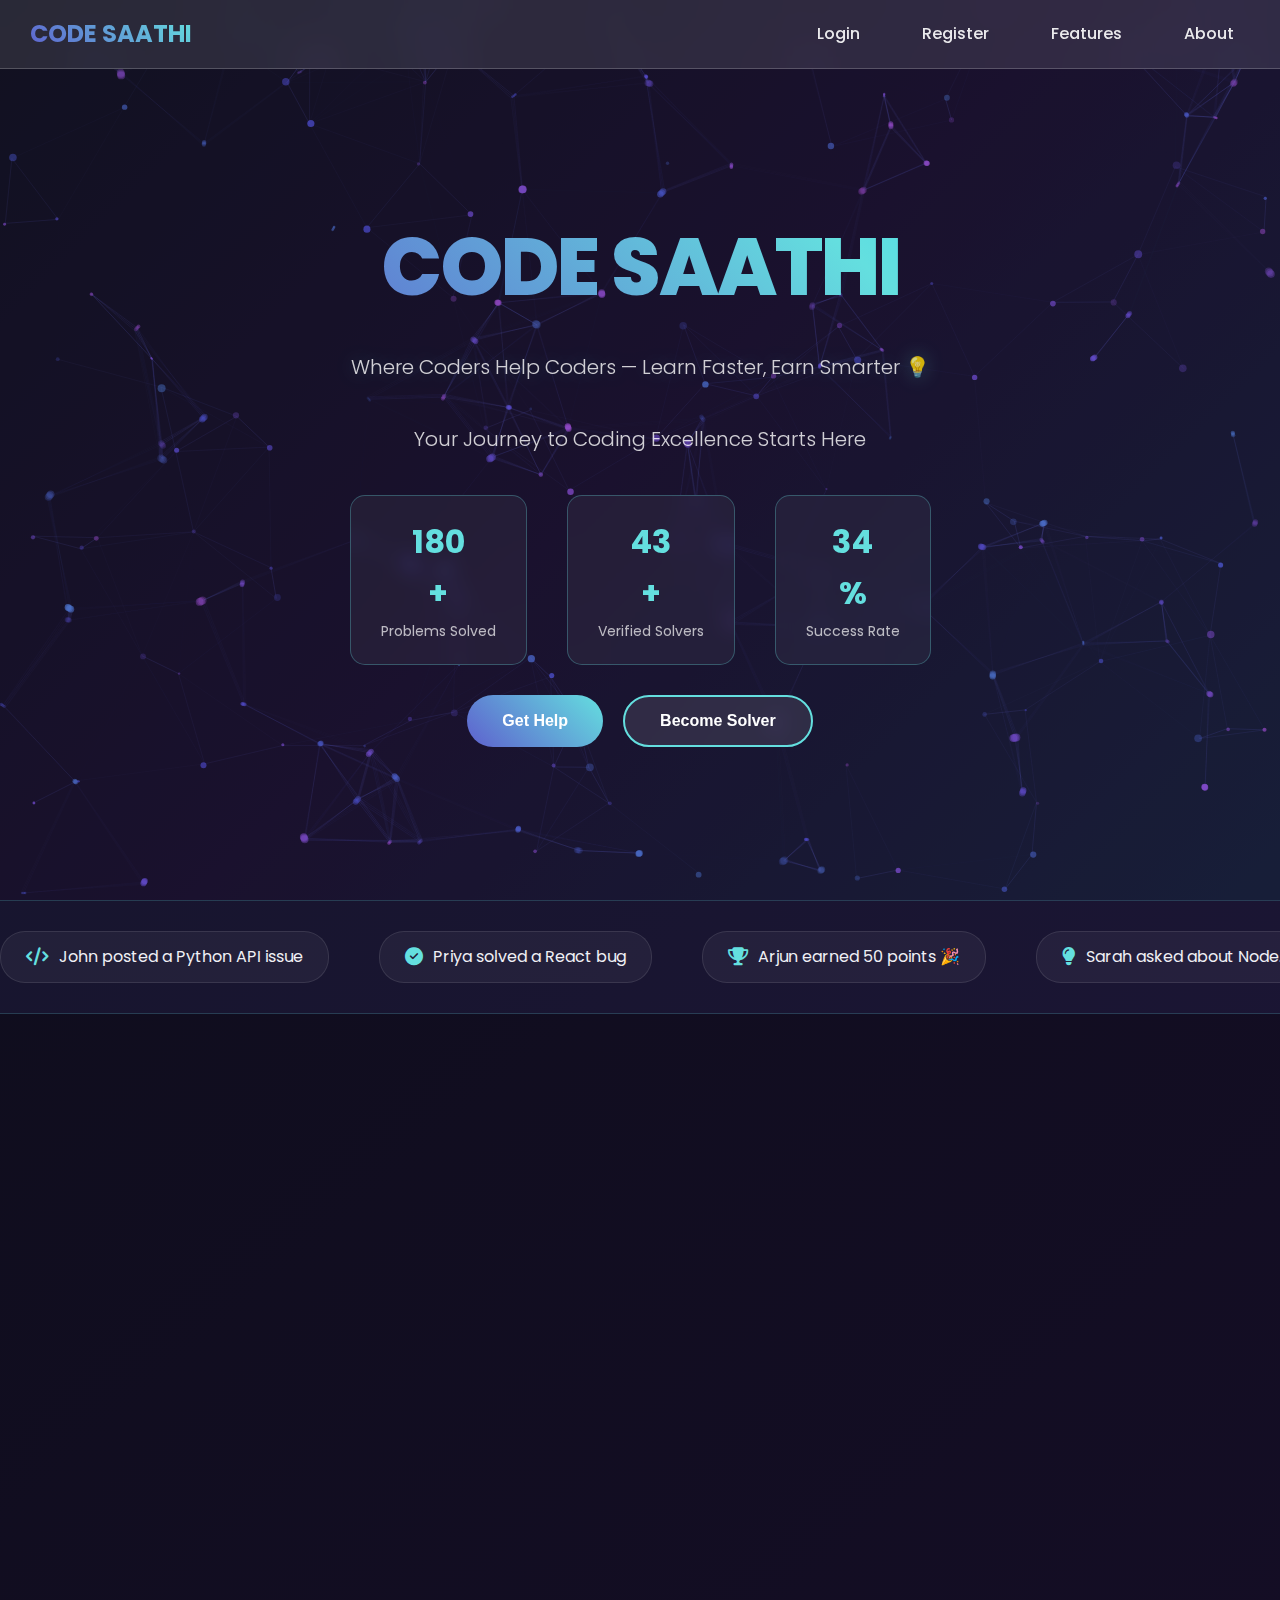
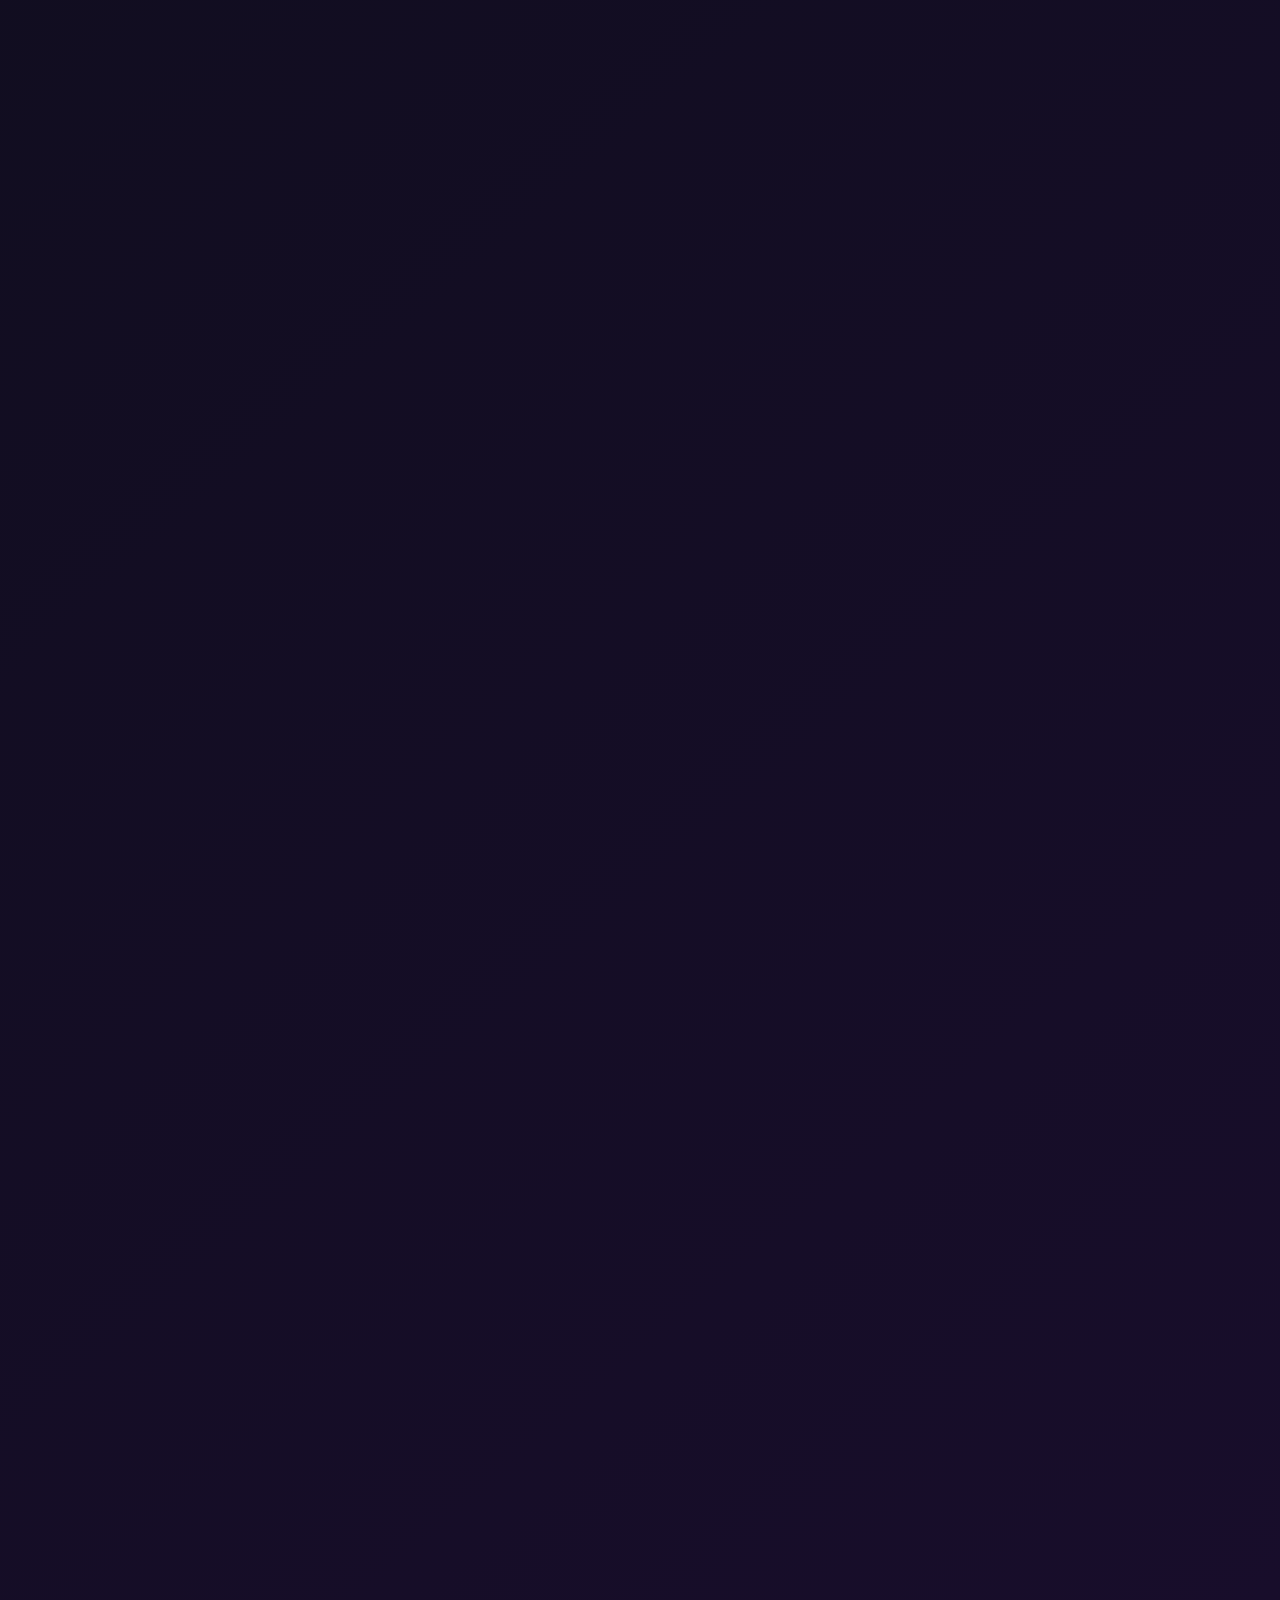
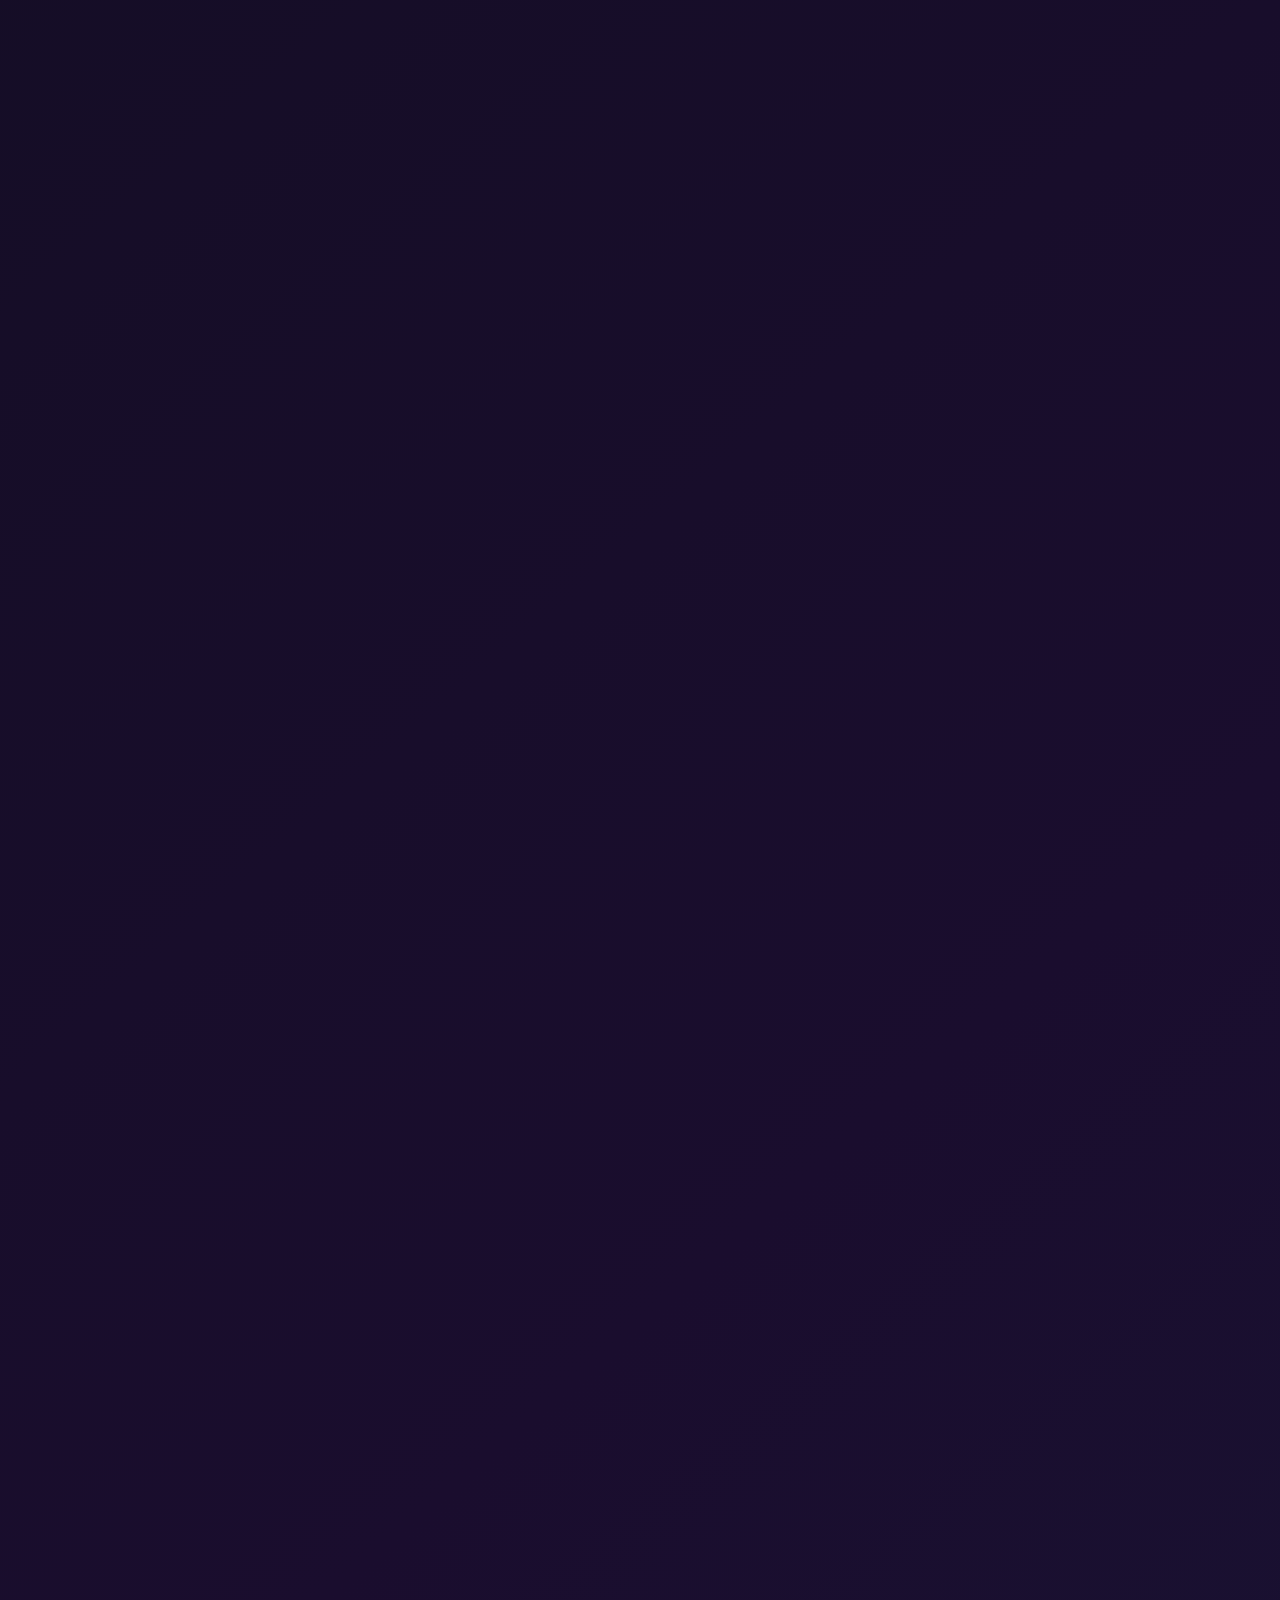
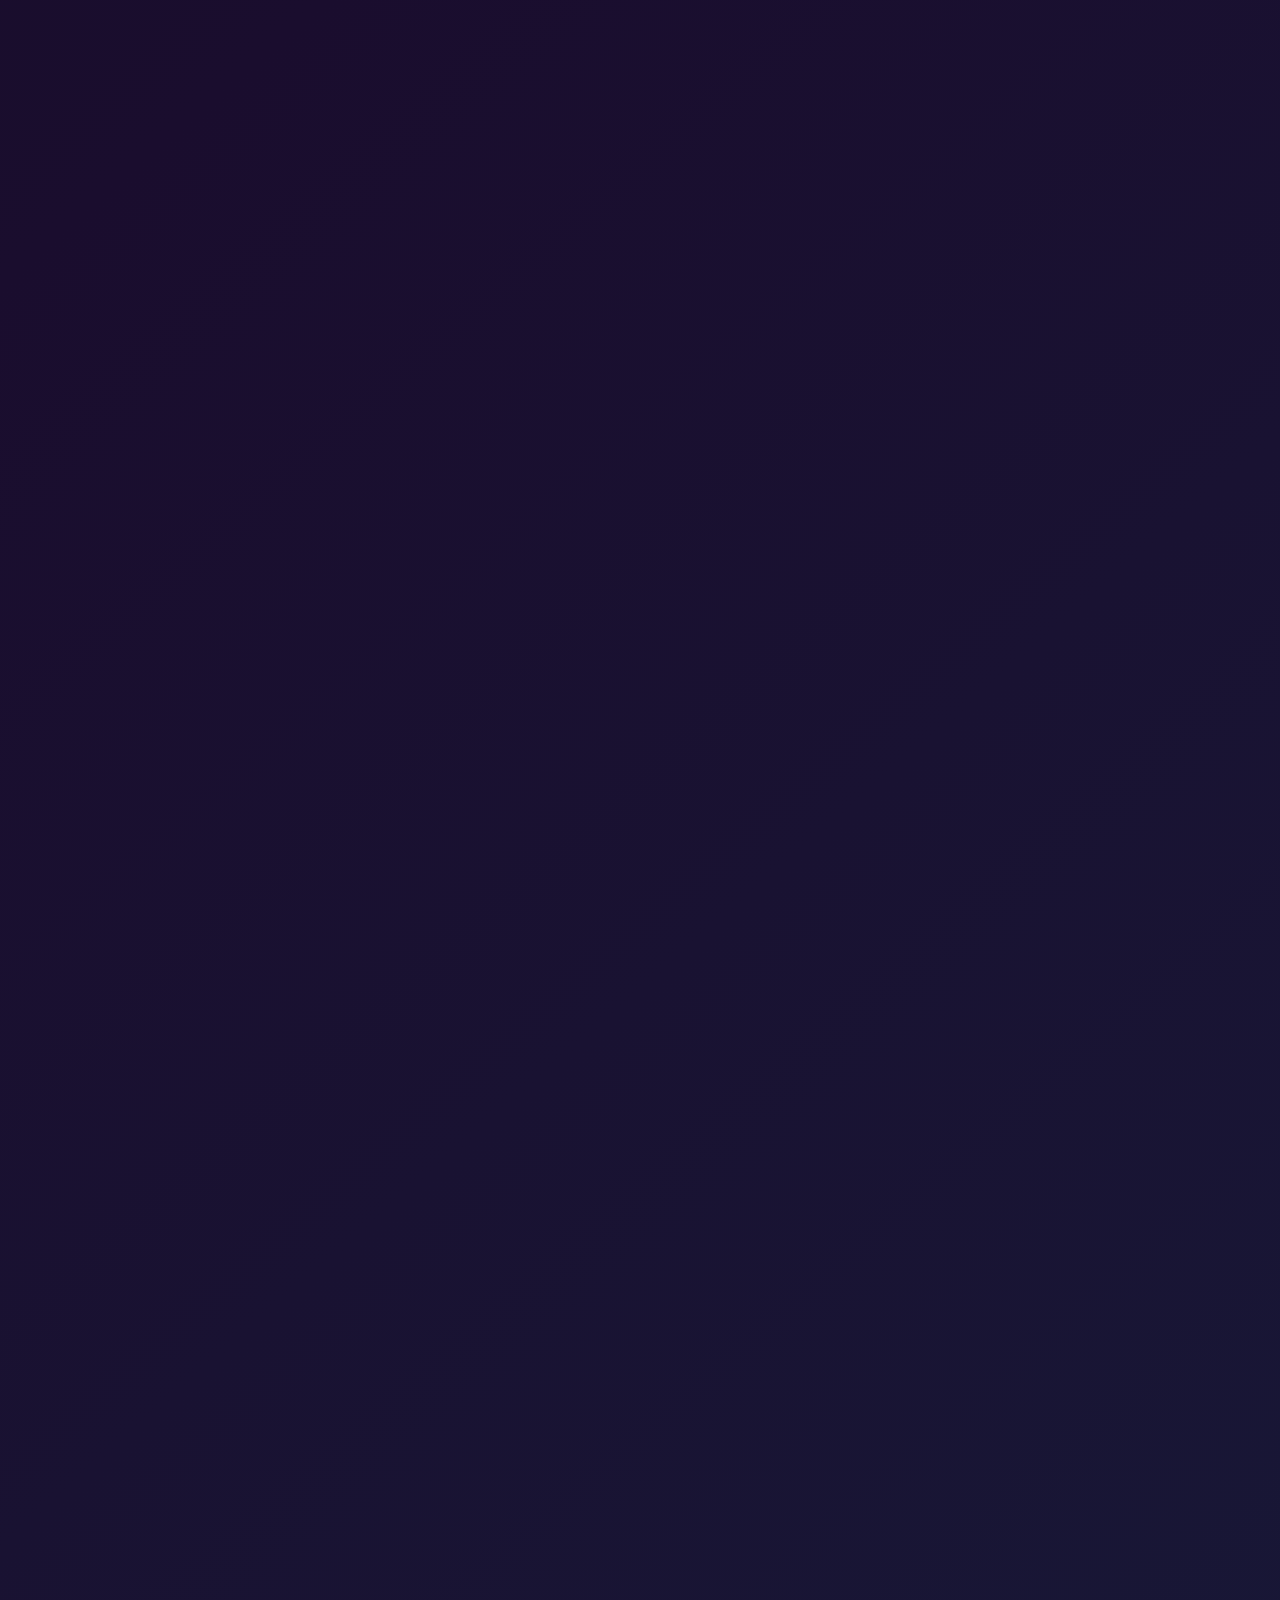
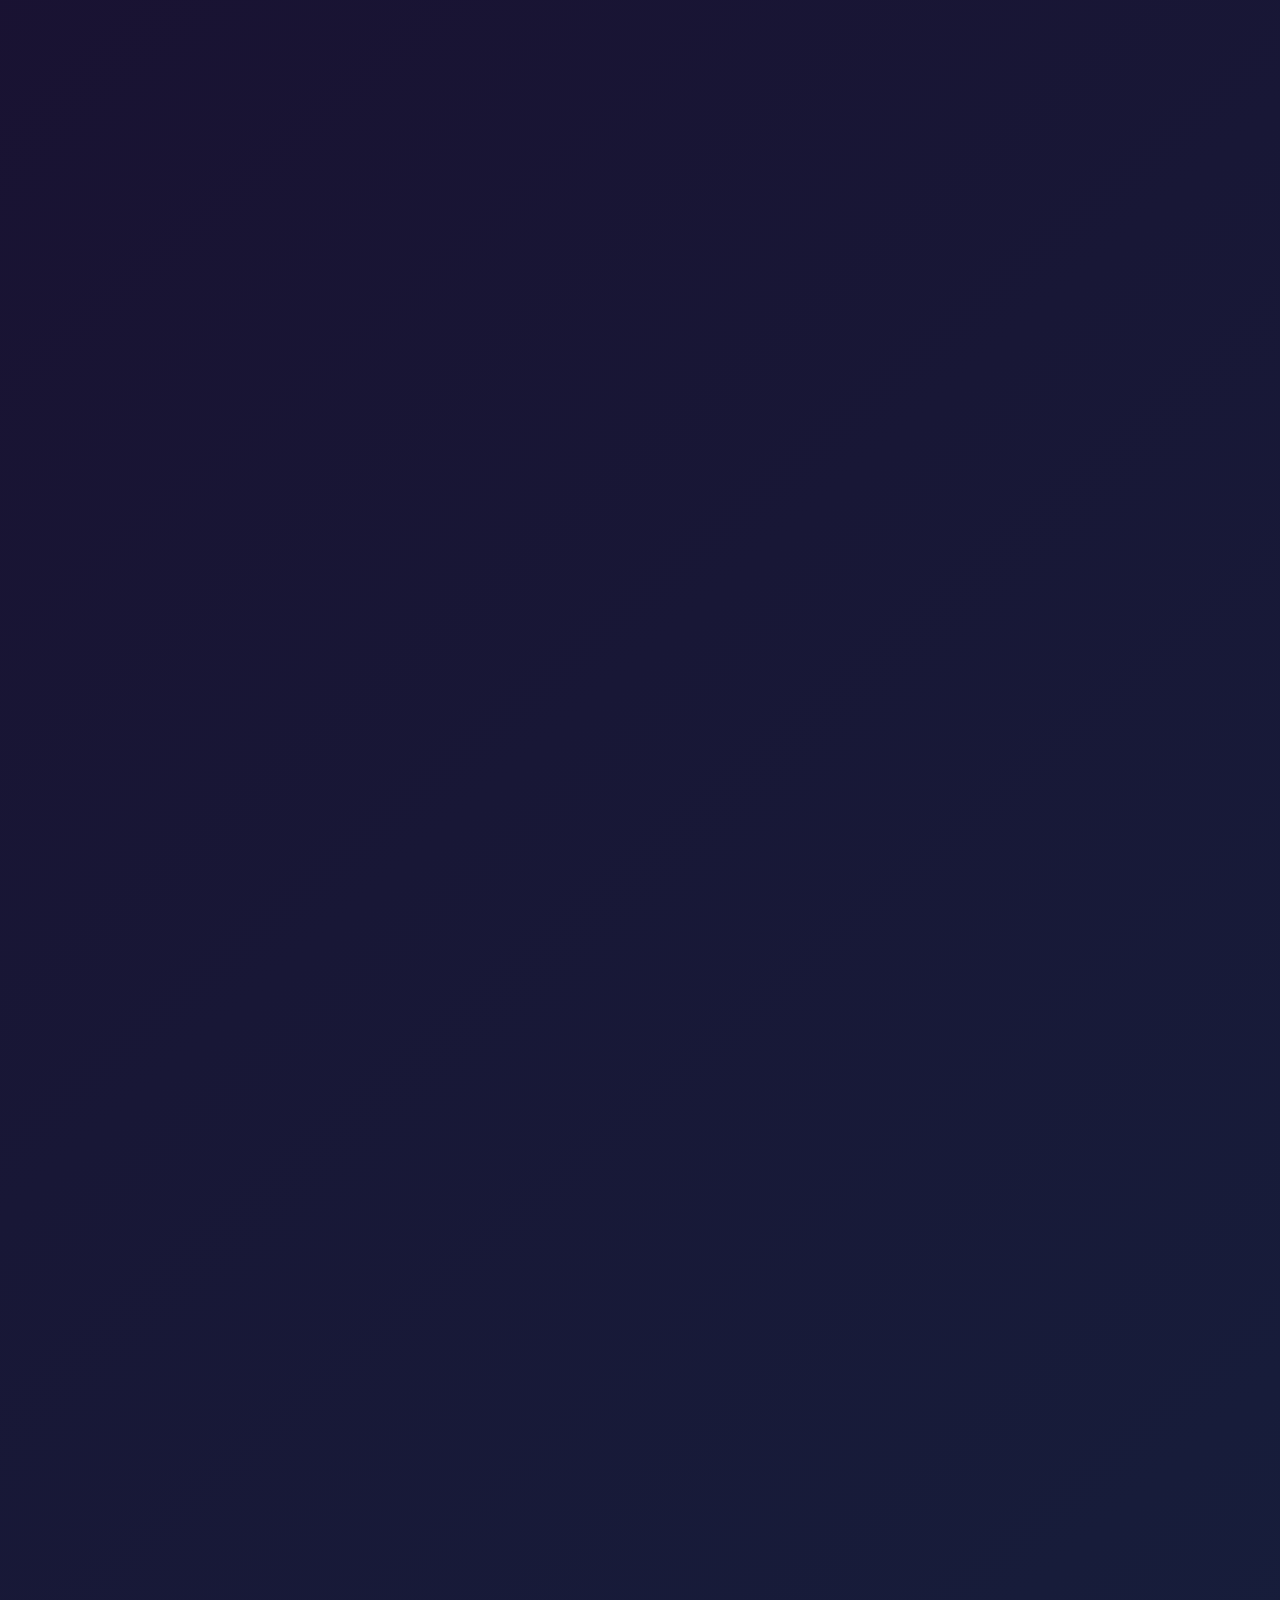
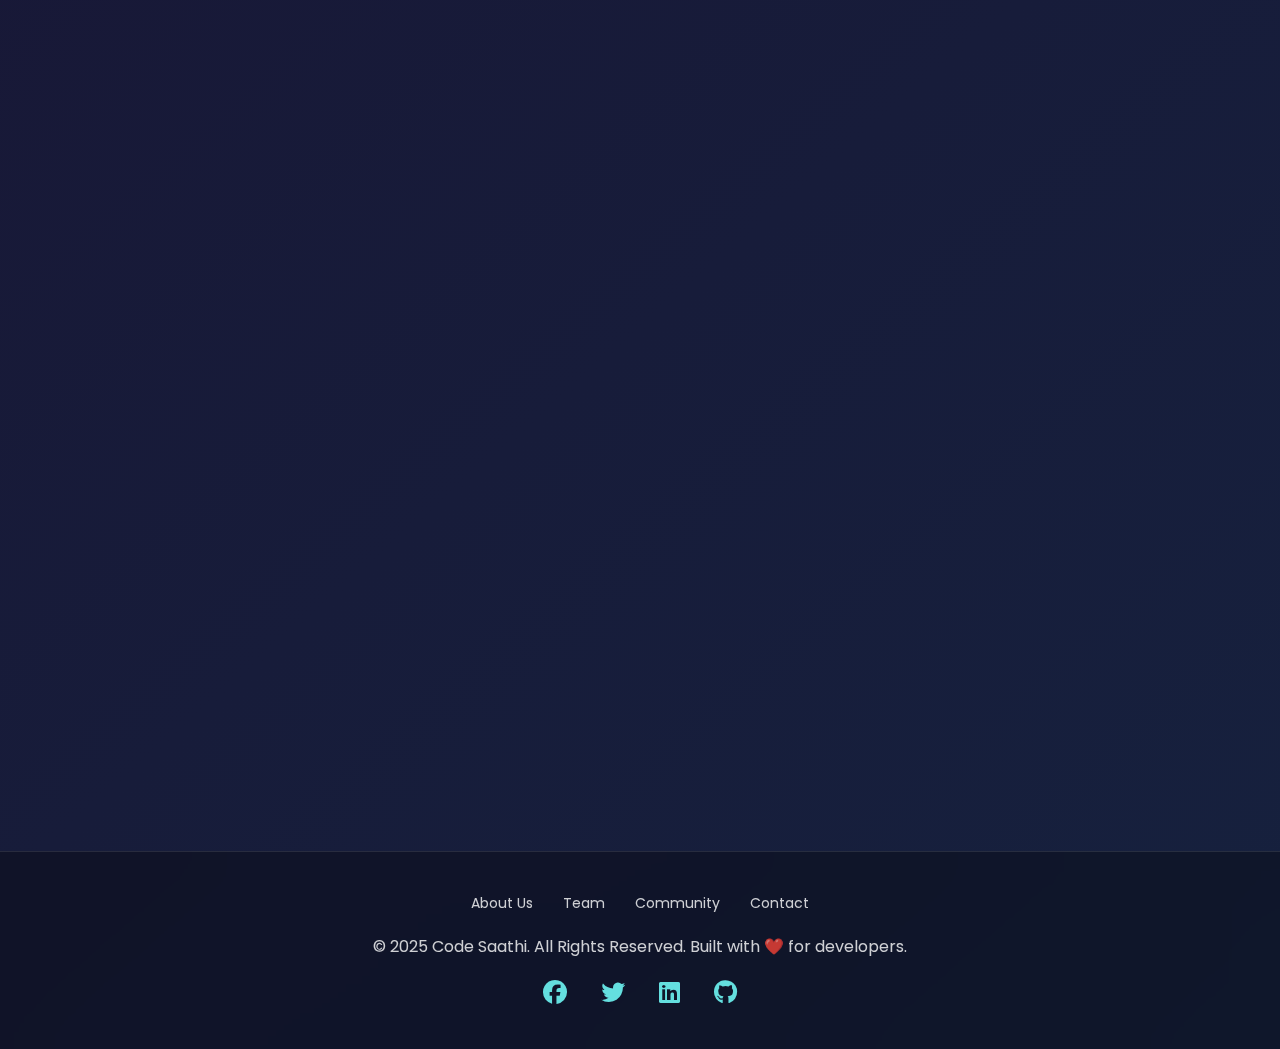
<file: index.html>
<!DOCTYPE html>
<html lang="en">
<head>
  <meta charset="UTF-8">
  <meta name="viewport" content="width=device-width, initial-scale=1.0">
  <title>Code Saathi – Where Coders Help Coders</title>
  <meta name="description" content="Code Saathi - Learn faster, earn smarter. Get instant coding help from verified developers and earn rewards while solving problems.">
  <link rel="icon" href="data:image/svg+xml,<svg xmlns='http://www.w3.org/2000/svg' viewBox='0 0 100 100'><text y='.9em' font-size='90'>💻</text></svg>">
  <link href="https://fonts.googleapis.com/css2?family=Poppins:wght@300;400;500;600;700;800&display=swap" rel="stylesheet">
  <link rel="stylesheet" href="https://cdnjs.cloudflare.com/ajax/libs/font-awesome/6.5.0/css/all.min.css">
  <link href="https://unpkg.com/aos@2.3.1/dist/aos.css" rel="stylesheet">

  <style>
    * { 
      margin: 0; 
      padding: 0; 
      box-sizing: border-box; 
    }
    
    body { 
      font-family: 'Poppins', sans-serif; 
      background: linear-gradient(135deg, #0d0d1a 0%, #1a0d2e 50%, #16213e 100%);
      color: #f0f0f5; 
      line-height: 1.6; 
      overflow-x: hidden;
    }
    
    a { 
      text-decoration: none; 
      color: inherit; 
    }

    /* Scroll Progress Bar */
    .scroll-progress {
      position: fixed;
      top: 0;
      left: 0;
      height: 3px;
      background: linear-gradient(90deg, #5E60CE, #64DFDF);
      z-index: 10000;
      transition: width 0.1s ease;
    }

    /* Glassmorphism Navbar */
    header {
      background: rgba(255, 255, 255, 0.1);
      backdrop-filter: blur(20px);
      -webkit-backdrop-filter: blur(20px);
      border-bottom: 1px solid rgba(255, 255, 255, 0.2);
      padding: 15px 30px;
      display: flex; 
      justify-content: space-between; 
      align-items: center;
      position: fixed; 
      top: 0; 
      left: 0;
      right: 0;
      z-index: 1000;
      transition: all 0.3s ease;
    }

    .logo { 
      font-size: 24px; 
      font-weight: 700; 
      background: linear-gradient(45deg, #5E60CE 0%, #64DFDF 100%);
      -webkit-background-clip: text;
      -webkit-text-fill-color: transparent;
      background-clip: text;
      animation: glow 2s ease-in-out infinite alternate;
    }

    @keyframes glow {
      from { filter: drop-shadow(0 0 5px rgba(94, 96, 206, 0.5)); }
      to { filter: drop-shadow(0 0 20px rgba(94, 96, 206, 0.8)); }
    }
    
    header ul { 
      list-style: none; 
      display: flex; 
      gap: 30px; 
    }
    
    header a { 
      color: rgba(255, 255, 255, 0.9); 
      font-weight: 500; 
      transition: all 0.3s ease;
      position: relative;
      padding: 8px 16px;
      border-radius: 8px;
    }
    
    header a:hover { 
      color: #64DFDF;
      background: rgba(100, 223, 223, 0.1);
      transform: translateY(-2px);
      box-shadow: 0 5px 15px rgba(100, 223, 223, 0.3);
    }

    /* Mobile nav */
    .menu-toggle { 
      display: none; 
      font-size: 24px; 
      cursor: pointer; 
      color: #fff; 
    }
    
    @media(max-width:768px) {
      header ul { 
        display: none; 
        flex-direction: column; 
        background: rgba(20, 20, 40, 0.95);
        backdrop-filter: blur(20px);
        position: absolute; 
        top: 70px; 
        right: 20px; 
        width: 250px; 
        padding: 20px;
        border-radius: 12px;
        border: 1px solid rgba(255, 255, 255, 0.1);
      }
      header ul.active { display: flex; }
      .menu-toggle { display: block; }
    }

    /* Hero Section with Enhanced Tagline */
    .hero {
      text-align: center; 
      padding: 150px 20px 100px; 
      position: relative;
      overflow: hidden;
      background: linear-gradient(135deg, #0d0d1a 0%, #1a0d2e 50%, #16213e 100%);
      min-height: 100vh;
      display: flex;
      flex-direction: column;
      justify-content: center;
      align-items: center;
    }

    .hero canvas {
      position: absolute;
      top: 0; 
      left: 0;
      width: 100%;
      height: 100%;
      z-index: 0;
    }

    .hero-content {
      position: relative;
      z-index: 10;
      max-width: 900px;
    }

    .hero h1 {
      font-size: clamp(48px, 8vw, 80px);
      margin-bottom: 20px;
      background: linear-gradient(45deg, #5E60CE 0%, #64DFDF 50%, #00d4ff 100%);
      background-size: 200% 200%;
      -webkit-background-clip: text;
      -webkit-text-fill-color: transparent;
      background-clip: text;
      animation: gradientShift 3s ease infinite;
      font-weight: 800;
      letter-spacing: -2px;
    }

    @keyframes gradientShift {
      0%, 100% { background-position: 0% 50%; }
      50% { background-position: 100% 50%; }
    }

    .hero-tagline {
      font-size: clamp(20px, 3.5vw, 28px);
      color: #64DFDF;
      margin-bottom: 15px;
      font-weight: 600;
      text-shadow: 0 0 20px rgba(100, 223, 223, 0.3);
    }

    .hero p { 
      font-size: clamp(16px, 2.5vw, 20px); 
      color: rgba(255, 255, 255, 0.8); 
      margin-bottom: 40px;
      font-weight: 300;
    }

    /* Floating Stats */
    .floating-stats {
      display: flex;
      justify-content: center;
      gap: 40px;
      margin: 30px 0;
      flex-wrap: wrap;
    }

    .stat-item {
      background: rgba(255, 255, 255, 0.05);
      backdrop-filter: blur(10px);
      padding: 20px 30px;
      border-radius: 15px;
      border: 1px solid rgba(100, 223, 223, 0.3);
      animation: float 3s ease-in-out infinite;
    }

    .stat-item:nth-child(2) {
      animation-delay: 0.5s;
    }

    .stat-item:nth-child(3) {
      animation-delay: 1s;
    }

    @keyframes float {
      0%, 100% { transform: translateY(0); }
      50% { transform: translateY(-10px); }
    }

    .stat-number {
      font-size: 32px;
      font-weight: 700;
      color: #64DFDF;
      display: block;
    }

    .stat-label {
      font-size: 14px;
      color: rgba(255, 255, 255, 0.7);
    }

    .hero-cta {
      display: flex;
      gap: 20px;
      justify-content: center;
      flex-wrap: wrap;
    }

    .cta-button {
      padding: 15px 35px;
      border-radius: 50px;
      background: linear-gradient(45deg, #5E60CE 0%, #64DFDF 100%);
      color: white;
      font-size: 16px;
      font-weight: 600;
      transition: all 0.3s ease;
      border: none;
      cursor: pointer;
      position: relative;
      overflow: hidden;
    }

    .cta-button:hover {
      transform: translateY(-3px);
      box-shadow: 0 20px 40px rgba(94, 96, 206, 0.4);
    }

    .cta-button.secondary {
      background: rgba(255, 255, 255, 0.1);
      backdrop-filter: blur(10px);
      border: 2px solid #64DFDF;
    }

    /* Live Problem Feed */
    .live-feed {
      background: rgba(94, 96, 206, 0.1);
      padding: 30px 0;
      overflow: hidden;
      border-top: 1px solid rgba(100, 223, 223, 0.2);
      border-bottom: 1px solid rgba(100, 223, 223, 0.2);
    }

    .feed-ticker {
      display: flex;
      gap: 50px;
      animation: scroll 30s linear infinite;
      white-space: nowrap;
    }

    @keyframes scroll {
      0% { transform: translateX(0); }
      100% { transform: translateX(-50%); }
    }

    .feed-item {
      display: inline-flex;
      align-items: center;
      gap: 10px;
      background: rgba(255, 255, 255, 0.05);
      padding: 12px 25px;
      border-radius: 25px;
      border: 1px solid rgba(255, 255, 255, 0.1);
    }

    .feed-item i {
      color: #64DFDF;
      font-size: 18px;
    }
    

    /* How It Works Section */
    .how-it-works {
      padding: 100px 20px;
      text-align: center;
    }

    .how-it-works h2 {
      font-size: clamp(32px, 5vw, 48px);
      margin-bottom: 60px;
      background: linear-gradient(45deg, #5E60CE, #64DFDF);
      -webkit-background-clip: text;
      -webkit-text-fill-color: transparent;
      background-clip: text;
      font-weight: 700;
    }

    .steps-container {
      display: grid;
      grid-template-columns: repeat(auto-fit, minmax(280px, 1fr));
      gap: 40px;
      max-width: 1200px;
      margin: 0 auto;
      position: relative;
    }

    .step {
      background: rgba(255, 255, 255, 0.05);
      backdrop-filter: blur(20px);
      padding: 40px 30px;
      border-radius: 20px;
      border: 2px solid rgba(100, 223, 223, 0.2);
      transition: all 0.3s ease;
      position: relative;
    }

    .step:hover {
      transform: translateY(-10px);
      border-color: #64DFDF;
      box-shadow: 0 30px 60px rgba(100, 223, 223, 0.2);
    }

    .step-number {
      width: 60px;
      height: 60px;
      background: linear-gradient(45deg, #5E60CE, #64DFDF);
      border-radius: 50%;
      display: flex;
      align-items: center;
      justify-content: center;
      font-size: 28px;
      font-weight: 700;
      margin: 0 auto 20px;
    }

    .step i {
      font-size: 48px;
      margin-bottom: 20px;
      color: #64DFDF;
    }

    .step h3 {
      font-size: 24px;
      margin-bottom: 15px;
      color: #64DFDF;
    }

    .step p {
      color: rgba(255, 255, 255, 0.8);
    }

    /* Featured Solvers / Leaderboard */
    .featured-solvers {
      padding: 100px 20px;
      background: rgba(0, 0, 0, 0.2);
    }

    .featured-solvers h2 {
      text-align: center;
      font-size: clamp(32px, 5vw, 48px);
      margin-bottom: 60px;
      background: linear-gradient(45deg, #5E60CE, #64DFDF);
      -webkit-background-clip: text;
      -webkit-text-fill-color: transparent;
      background-clip: text;
      font-weight: 700;
    }

    .solvers-grid {
      display: grid;
      grid-template-columns: repeat(auto-fit, minmax(280px, 1fr));
      gap: 30px;
      max-width: 1200px;
      margin: 0 auto 40px;
    }

    .solver-card {
      background: rgba(255, 255, 255, 0.05);
      backdrop-filter: blur(20px);
      padding: 30px;
      border-radius: 20px;
      border: 2px solid rgba(100, 223, 223, 0.2);
      text-align: center;
      transition: all 0.3s ease;
      position: relative;
    }

    .solver-card:hover {
      transform: translateY(-10px);
      border-color: #64DFDF;
      box-shadow: 0 30px 60px rgba(100, 223, 223, 0.2);
    }

    .medal {
      position: absolute;
      top: -15px;
      right: 20px;
      font-size: 40px;
      animation: bounce 2s ease-in-out infinite;
    }

    @keyframes bounce {
      0%, 100% { transform: translateY(0); }
      50% { transform: translateY(-10px); }
    }

    .solver-avatar {
      width: 100px;
      height: 100px;
      border-radius: 50%;
      margin: 0 auto 20px;
      border: 3px solid #64DFDF;
      background: linear-gradient(45deg, #5E60CE, #64DFDF);
      display: flex;
      align-items: center;
      justify-content: center;
      font-size: 40px;
    }

    .solver-name {
      font-size: 22px;
      font-weight: 600;
      margin-bottom: 10px;
      color: #64DFDF;
    }

    .solver-stats {
      display: flex;
      justify-content: space-around;
      margin-top: 20px;
      padding-top: 20px;
      border-top: 1px solid rgba(255, 255, 255, 0.1);
    }

    .stat {
      text-align: center;
    }

    .stat-value {
      display: block;
      font-size: 24px;
      font-weight: 700;
      color: #64DFDF;
    }

    .stat-name {
      font-size: 12px;
      color: rgba(255, 255, 255, 0.6);
    }

    .skill-tags {
      display: flex;
      flex-wrap: wrap;
      gap: 8px;
      justify-content: center;
      margin-top: 15px;
    }

    .skill-tag {
      background: rgba(100, 223, 223, 0.1);
      padding: 5px 15px;
      border-radius: 15px;
      font-size: 12px;
      color: #64DFDF;
      border: 1px solid rgba(100, 223, 223, 0.3);
    }

    .view-leaderboard {
      text-align: center;
      margin-top: 40px;
    }

    .view-leaderboard a {
      display: inline-block;
      padding: 15px 40px;
      background: linear-gradient(45deg, #5E60CE, #64DFDF);
      border-radius: 50px;
      font-weight: 600;
      transition: all 0.3s ease;
    }

    .view-leaderboard a:hover {
      transform: translateY(-3px);
      box-shadow: 0 20px 40px rgba(100, 223, 223, 0.3);
    }

    /* Testimonials */
    .testimonials {
      padding: 100px 20px;
    }

    .testimonials h2 {
      text-align: center;
      font-size: clamp(32px, 5vw, 48px);
      margin-bottom: 60px;
      background: linear-gradient(45deg, #5E60CE, #64DFDF);
      -webkit-background-clip: text;
      -webkit-text-fill-color: transparent;
      background-clip: text;
      font-weight: 700;
    }

    .testimonial-slider {
      max-width: 1000px;
      margin: 0 auto;
      position: relative;
      overflow: hidden;
    }

    .testimonial-track {
      display: flex;
      transition: transform 0.5s ease;
    }

    .testimonial-card {
      min-width: 100%;
      background: rgba(255, 255, 255, 0.05);
      backdrop-filter: blur(20px);
      padding: 40px;
      border-radius: 20px;
      border: 2px solid rgba(100, 223, 223, 0.2);
      text-align: center;
    }

    .testimonial-text {
      font-size: 18px;
      font-style: italic;
      color: rgba(255, 255, 255, 0.9);
      margin-bottom: 20px;
      line-height: 1.8;
    }

    .testimonial-author {
      font-weight: 600;
      color: #64DFDF;
      font-size: 16px;
    }

    .slider-dots {
      display: flex;
      justify-content: center;
      gap: 10px;
      margin-top: 30px;
    }

    .dot {
      width: 12px;
      height: 12px;
      border-radius: 50%;
      background: rgba(255, 255, 255, 0.3);
      cursor: pointer;
      transition: all 0.3s ease;
    }

    .dot.active {
      background: #64DFDF;
      transform: scale(1.3);
    }

    /* Rewards Showcase */
    .rewards-showcase {
      padding: 100px 20px;
      background: rgba(94, 96, 206, 0.05);
      text-align: center;
    }

    .rewards-showcase h2 {
      font-size: clamp(32px, 5vw, 48px);
      margin-bottom: 60px;
      background: linear-gradient(45deg, #5E60CE, #64DFDF);
      -webkit-background-clip: text;
      -webkit-text-fill-color: transparent;
      background-clip: text;
      font-weight: 700;
    }

    .reward-flow {
      display: flex;
      justify-content: center;
      align-items: center;
      gap: 30px;
      max-width: 1200px;
      margin: 0 auto;
      flex-wrap: wrap;
    }

    .reward-step {
      background: rgba(255, 255, 255, 0.05);
      backdrop-filter: blur(20px);
      padding: 30px;
      border-radius: 20px;
      border: 2px solid rgba(100, 223, 223, 0.2);
      min-width: 200px;
      transition: all 0.3s ease;
    }

    .reward-step:hover {
      transform: scale(1.05);
      border-color: #64DFDF;
    }

    .reward-icon {
      font-size: 60px;
      margin-bottom: 15px;
      animation: pulse 2s ease-in-out infinite;
    }

    @keyframes pulse {
      0%, 100% { transform: scale(1); }
      50% { transform: scale(1.1); }
    }

    .reward-arrow {
      font-size: 40px;
      color: #64DFDF;
    }

    .reward-counter {
      font-size: 48px;
      font-weight: 700;
      color: #64DFDF;
      margin: 20px 0;
    }

    /* About Section */
    .about { 
      padding: 100px 20px; 
      position: relative;
    }
    
    .about-container {
      max-width: 1200px;
      margin: 0 auto;
      background: rgba(255, 255, 255, 0.05);
      backdrop-filter: blur(20px);
      border-radius: 24px;
      padding: 60px;
      border: 1px solid rgba(255, 255, 255, 0.1);
      position: relative;
      overflow: hidden;
    }

    .about-container::before {
      content: '';
      position: absolute;
      top: 0;
      left: 0;
      right: 0;
      height: 1px;
      background: linear-gradient(90deg, transparent, rgba(100, 223, 223, 0.5), transparent);
    }
    
    .about h2 { 
      text-align: center; 
      font-size: clamp(32px, 5vw, 48px); 
      margin-bottom: 60px; 
      background: linear-gradient(45deg, #5E60CE, #64DFDF);
      -webkit-background-clip: text;
      -webkit-text-fill-color: transparent;
      background-clip: text;
      font-weight: 700;
    }
    
    .about-content {
      display: grid;
      grid-template-columns: 1fr 1fr;
      gap: 60px;
      align-items: center;
    }

    @media(max-width: 768px) {
      .about-content {
        grid-template-columns: 1fr;
        gap: 40px;
      }
      .about-container {
        padding: 40px 30px;
      }
    }
    
    .about-text { 
      font-size: 18px; 
      color: rgba(255, 255, 255, 0.8); 
      line-height: 1.8;
    }
    
    .about-images { 
      display: grid;
      grid-template-columns: repeat(2, 1fr);
      gap: 20px;
    }
    
    .about-images img {
      width: 100%; 
      height: 200px;
      object-fit: cover;
      border-radius: 16px;
      transition: all 0.3s ease;
      border: 1px solid rgba(255, 255, 255, 0.1);
    }
    
    .about-images img:hover {
      transform: translateY(-10px) scale(1.05);
      box-shadow: 0 20px 40px rgba(0, 0, 0, 0.3);
    }

    .about-images img:first-child {
      grid-column: span 2;
      height: 250px;
    }

    /* Features Section */
    .features { 
      padding: 100px 20px; 
      text-align: center;
    }
    
    .features h2 { 
      font-size: clamp(32px, 5vw, 48px); 
      margin-bottom: 60px; 
      background: linear-gradient(45deg, #5E60CE, #64DFDF);
      -webkit-background-clip: text;
      -webkit-text-fill-color: transparent;
      background-clip: text;
      font-weight: 700;
    }
    
    .feature-grid { 
      display: grid; 
      grid-template-columns: repeat(auto-fit, minmax(300px, 1fr)); 
      gap: 30px; 
      max-width: 1200px;
      margin: 0 auto;
    }
    
    .feature {
      background: rgba(255, 255, 255, 0.05);
      backdrop-filter: blur(20px);
      padding: 40px 30px; 
      border-radius: 20px; 
      border: 1px solid rgba(255, 255, 255, 0.1);
      transition: all 0.3s ease;
      position: relative;
      overflow: hidden;
    }

    .feature::before {
      content: '';
      position: absolute;
      top: 0;
      left: 0;
      right: 0;
      height: 2px;
      background: linear-gradient(90deg, #5E60CE, #64DFDF);
      transform: scaleX(0);
      transition: transform 0.3s ease;
    }
    
    .feature:hover {
      transform: translateY(-10px);
      box-shadow: 0 30px 60px rgba(100, 223, 223, 0.2);
      border-color: rgba(100, 223, 223, 0.3);
    }

    .feature:hover::before {
      transform: scaleX(1);
    }
    
    .feature i { 
      font-size: 48px; 
      margin-bottom: 20px; 
      background: linear-gradient(45deg, #5E60CE, #64DFDF);
      -webkit-background-clip: text;
      -webkit-text-fill-color: transparent;
      background-clip: text;
    }
    
    .feature h3 { 
      margin-bottom: 15px; 
      font-size: 22px;
      font-weight: 600;
    }

    .feature p {
      color: rgba(255, 255, 255, 0.7);
      line-height: 1.6;
    }

    /* Choose Mode Section */
    .choose-mode { 
      padding: 100px 20px; 
      text-align: center;
    }
    
    .choose-mode h2 { 
      margin-bottom: 50px; 
      font-size: clamp(32px, 5vw, 48px); 
      background: linear-gradient(45deg, #5E60CE, #64DFDF);
      -webkit-background-clip: text;
      -webkit-text-fill-color: transparent;
      background-clip: text;
      font-weight: 700;
    }
    
    .mode-buttons { 
      display: flex; 
      justify-content: center; 
      gap: 40px; 
      flex-wrap: wrap; 
    }
    
    .mode-buttons a {
      padding: 25px 50px; 
      border-radius: 50px;
      background: linear-gradient(45deg, #5E60CE 0%, #64DFDF 100%);
      color: white; 
      font-size: 20px; 
      font-weight: 600;
      transition: all 0.3s ease; 
      position: relative;
      overflow: hidden;
      min-width: 200px;
    }

    .mode-buttons a::before {
      content: '';
      position: absolute;
      top: 0;
      left: -100%;
      width: 100%;
      height: 100%;
      background: linear-gradient(90deg, transparent, rgba(255, 255, 255, 0.2), transparent);
      transition: left 0.5s ease;
    }
    
    .mode-buttons a:hover {
      transform: translateY(-5px) scale(1.05);
      box-shadow: 0 25px 50px rgba(100, 223, 223, 0.4);
    }

    .mode-buttons a:hover::before {
      left: 100%;
    }

    /* Team Section */
    .team-member:hover {
      transform: translateY(-10px);
      box-shadow: 0 25px 50px rgba(0, 0, 0, 0.3);
      border-color: rgba(100, 223, 223, 0.3);
    }

    .team-member:hover::before {
      transform: scaleX(1);
    }
    
    .team-member img { 
      width: 100px; 
      height: 100px;
      border-radius: 50%; 
      margin-bottom: 20px; 
      border: 3px solid rgba(100, 223, 223, 0.3);
      transition: all 0.3s ease;
    }

    .team-member:hover img {
      border-color: #64DFDF;
      transform: scale(1.1);
    }
    
    .team-member h3 { 
      font-size: 20px; 
      margin-bottom: 10px;
      font-weight: 600;
    }
    
    .team-member ul {
      list-style: none;
      margin-bottom: 20px;
    }

    .team-member li {
      font-size: 14px; 
      color: rgba(255, 255, 255, 0.7); 
      margin-bottom: 5px;
      position: relative;
      padding-left: 15px;
    }

    .team-member li::before {
      content: '•';
      position: absolute;
      left: 0;
      color: #64DFDF;
    }
    
    .team-links a { 
      margin: 0 10px; 
      font-size: 20px; 
      color: #64DFDF; 
      transition: all 0.3s ease;
      display: inline-block;
    }
    
    .team-links a:hover { 
      color: #00d4ff; 
      transform: translateY(-3px);
    }

    /* FAQ Section */
    .faq { 
      padding: 100px 20px;
      max-width: 800px;
      margin: 0 auto;
    }
    
    .faq h2 { 
      text-align: center; 
      font-size: clamp(32px, 5vw, 48px); 
      margin-bottom: 60px; 
      background: linear-gradient(45deg, #5E60CE, #64DFDF);
      -webkit-background-clip: text;
      -webkit-text-fill-color: transparent;
      background-clip: text;
      font-weight: 700;
    }
    
    .faq-item { 
      background: rgba(255, 255, 255, 0.05);
      backdrop-filter: blur(20px);
      margin-bottom: 20px; 
      border-radius: 16px;
      border: 1px solid rgba(255, 255, 255, 0.1);
      overflow: hidden;
      transition: all 0.3s ease;
    }

    .faq-item:hover {
      border-color: rgba(100, 223, 223, 0.3);
    }
    
    .faq-item h3 { 
      font-size: 18px; 
      cursor: pointer; 
      color: #fff;
      padding: 25px 30px;
      margin: 0;
      transition: all 0.3s ease;
      position: relative;
    }

    .faq-item h3::after {
      content: '+';
      position: absolute;
      right: 30px;
      top: 50%;
      transform: translateY(-50%);
      font-size: 24px;
      transition: transform 0.3s ease;
    }

    .faq-item.active h3::after {
      transform: translateY(-50%) rotate(45deg);
    }

    .faq-item h3:hover {
      color: #64DFDF;
    }
    
    .faq-item p { 
      display: none; 
      font-size: 16px; 
      color: rgba(255, 255, 255, 0.8); 
      padding: 0 30px 25px;
      line-height: 1.6;
    }

    .faq-item.active p {
      display: block;
      animation: fadeIn 0.3s ease;
    }

    @keyframes fadeIn {
      from { opacity: 0; transform: translateY(-10px); }
      to { opacity: 1; transform: translateY(0); }
    }

    /* Terms Section */
    .terms { 
      padding: 80px 20px; 
      text-align: center;
      max-width: 1000px;
      margin: 0 auto;
    }
    
    .terms h2 { 
      font-size: clamp(32px, 5vw, 48px); 
      margin-bottom: 30px; 
      background: linear-gradient(45deg, #5E60CE, #64DFDF);
      -webkit-background-clip: text;
      -webkit-text-fill-color: transparent;
      background-clip: text;
      font-weight: 700;
    }
    
    .terms p { 
      max-width: 800px; 
      margin: auto; 
      font-size: 16px; 
      color: rgba(255, 255, 255, 0.8); 
      line-height: 1.8;
    }

    /* Footer CTA */
    .footer-cta {
      background: linear-gradient(135deg, rgba(94, 96, 206, 0.2), rgba(100, 223, 223, 0.2));
      padding: 80px 20px;
      text-align: center;
      border-top: 1px solid rgba(100, 223, 223, 0.3);
    }

    .footer-cta h2 {
      font-size: clamp(32px, 5vw, 48px);
      margin-bottom: 30px;
      color: #64DFDF;
      font-weight: 700;
    }

    .footer-cta-buttons {
      display: flex;
      justify-content: center;
      gap: 30px;
      flex-wrap: wrap;
      margin-bottom: 40px;
    }

    .footer-cta-buttons a {
      padding: 18px 40px;
      border-radius: 50px;
      background: linear-gradient(45deg, #5E60CE, #64DFDF);
      color: white;
      font-size: 18px;
      font-weight: 600;
      transition: all 0.3s ease;
      display: inline-block;
    }

    .footer-cta-buttons a:hover {
      transform: translateY(-5px);
      box-shadow: 0 25px 50px rgba(100, 223, 223, 0.4);
    }

    /* Footer */
    footer {
      background: rgba(0, 0, 0, 0.3);
      backdrop-filter: blur(20px);
      color: rgba(255, 255, 255, 0.8); 
      text-align: center; 
      padding: 40px 20px; 
      border-top: 1px solid rgba(255, 255, 255, 0.1);
    }

    .footer-links {
      display: flex;
      justify-content: center;
      gap: 30px;
      margin-bottom: 20px;
      flex-wrap: wrap;
    }

    .footer-links a {
      color: rgba(255, 255, 255, 0.8);
      transition: all 0.3s ease;
      font-size: 14px;
    }

    .footer-links a:hover {
      color: #64DFDF;
    }
    
    footer .social { 
      margin-top: 20px; 
    }
    
    footer i { 
      margin: 0 15px; 
      font-size: 24px; 
      color: #64DFDF; 
      transition: all 0.3s ease;
      display: inline-block;
    }
    
    footer i:hover { 
      color: #00d4ff; 
      transform: translateY(-3px);
    }

    /* Responsive adjustments */
    @media (max-width: 768px) {
      .hero {
        padding: 120px 20px 80px;
      }

      .about-container,
      .feature,
      .team-member,
      .faq-item {
        margin: 0 10px;
      }

      .mode-buttons {
        gap: 20px;
      }

      .mode-buttons a {
        min-width: auto;
        padding: 20px 40px;
      }

      .hero-cta {
        flex-direction: column;
        align-items: center;
      }

      .cta-button {
        width: 200px;
      }

      .floating-stats {
        gap: 20px;
      }

      .stat-item {
        padding: 15px 20px;
      }

      .reward-flow {
        flex-direction: column;
      }

      .reward-arrow {
        transform: rotate(90deg);
      }

      .steps-container {
        grid-template-columns: 1fr;
      }
    }
  </style>
</head>
<body>

<!-- Scroll Progress Bar -->
<div class="scroll-progress" id="scrollProgress"></div>

<!-- Glassmorphism Navbar -->
<header>
  <div class="logo">CODE SAATHI</div>
  <i class="fas fa-bars menu-toggle"></i>
  <ul>
    <li><a href="login.html">Login</a></li>
    <li><a href="register.html">Register</a></li>
    <li><a href="#features">Features</a></li>
    <li><a href="#about">About</a></li>
  </ul>
</header>

<!-- Hero Section with Enhanced Features -->
<section class="hero">
  <canvas id="particleCanvas"></canvas>
  <div class="hero-content" data-aos="fade-up">
    <h1>CODE SAATHI</h1>
    <p class="hero-tagline">Where Coders Help Coders — Learn Faster, Earn Smarter 💡</p>
    <p>Your Journey to Coding Excellence Starts Here</p>
    
    <!-- Floating Stats -->
    <div class="floating-stats">
      <div class="stat-item" data-aos="fade-up" data-aos-delay="100">
        <span class="stat-number" data-target="500">0</span><span class="stat-number">+</span>
        <span class="stat-label">Problems Solved</span>
      </div>
      <div class="stat-item" data-aos="fade-up" data-aos-delay="200">
        <span class="stat-number" data-target="120">0</span><span class="stat-number">+</span>
        <span class="stat-label">Verified Solvers</span>
      </div>
      <div class="stat-item" data-aos="fade-up" data-aos-delay="300">
        <span class="stat-number" data-target="95">0</span><span class="stat-number">%</span>
        <span class="stat-label">Success Rate</span>
      </div>
    </div>
    
    <div class="hero-cta">
      <button class="cta-button" onclick="window.location.href='asker.html'">Get Help</button>
      <button class="cta-button secondary" onclick="window.location.href='solver.html'">Become Solver</button>
    </div>
  </div>
</section>

<!-- Live Problem Feed -->
<section class="live-feed">
  <div class="feed-ticker" id="feedTicker">
    <div class="feed-item"><i class="fas fa-code"></i> John posted a Python API issue</div>
    <div class="feed-item"><i class="fas fa-check-circle"></i> Priya solved a React bug</div>
    <div class="feed-item"><i class="fas fa-trophy"></i> Arjun earned 50 points 🎉</div>
    <div class="feed-item"><i class="fas fa-lightbulb"></i> Sarah asked about Node.js deployment</div>
    <div class="feed-item"><i class="fas fa-star"></i> Mike became a top solver</div>
    <div class="feed-item"><i class="fas fa-code-branch"></i> Lisa fixed a Git merge conflict</div>
    <!-- Duplicate for seamless loop -->
    <div class="feed-item"><i class="fas fa-code"></i> John posted a Python API issue</div>
    <div class="feed-item"><i class="fas fa-check-circle"></i> Priya solved a React bug</div>
    <div class="feed-item"><i class="fas fa-trophy"></i> Arjun earned 50 points 🎉</div>
    <div class="feed-item"><i class="fas fa-lightbulb"></i> Sarah asked about Node.js deployment</div>
    <div class="feed-item"><i class="fas fa-star"></i> Mike became a top solver</div>
    <div class="feed-item"><i class="fas fa-code-branch"></i> Lisa fixed a Git merge conflict</div>
  </div>
</section>

<!-- How It Works Section -->
<section class="how-it-works" data-aos="fade-up">
  <h2>How It Works</h2>
  <div class="steps-container">
    <div class="step" data-aos="fade-up" data-aos-delay="100">
      <div class="step-number">1</div>
      <i class="fas fa-question-circle"></i>
      <h3>Ask</h3>
      <p>Post your coding issue with details. Our community is ready to help you solve any problem.</p>
    </div>
    <div class="step" data-aos="fade-up" data-aos-delay="200">
      <div class="step-number">2</div>
      <i class="fas fa-code"></i>
      <h3>Solve</h3>
      <p>Verified developers review and provide solutions. Get expert guidance from experienced coders.</p>
    </div>
    <div class="step" data-aos="fade-up" data-aos-delay="300">
      <div class="step-number">3</div>
      <i class="fas fa-coins"></i>
      <h3>Earn</h3>
      <p>Learn from solutions and earn rewards. Both askers and solvers grow together in our ecosystem.</p>
    </div>
  </div>
</section>

<!-- Featured Solvers / Leaderboard -->
<section class="featured-solvers" data-aos="fade-up">
  <h2>Top Solvers of the Week</h2>
  <div class="solvers-grid">
    <div class="solver-card" data-aos="fade-up" data-aos-delay="100">
      <span class="medal">🥇</span>
      <div class="solver-avatar">👨‍💻</div>
      <div class="solver-name">Rajesh Kumar</div>
      <div class="skill-tags">
        <span class="skill-tag">Python</span>
        <span class="skill-tag">Django</span>
        <span class="skill-tag">API</span>
      </div>
      <div class="solver-stats">
        <div class="stat">
          <span class="stat-value">156</span>
          <span class="stat-name">Solutions</span>
        </div>
        <div class="stat">
          <span class="stat-value">4.9</span>
          <span class="stat-name">Rating</span>
        </div>
        <div class="stat">
          <span class="stat-value">2.5K</span>
          <span class="stat-name">Points</span>
        </div>
      </div>
    </div>
    
    <div class="solver-card" data-aos="fade-up" data-aos-delay="200">
      <span class="medal">🥈</span>
      <div class="solver-avatar">👩‍💻</div>
      <div class="solver-name">Priya Sharma</div>
      <div class="skill-tags">
        <span class="skill-tag">React</span>
        <span class="skill-tag">JavaScript</span>
        <span class="skill-tag">UI/UX</span>
      </div>
      <div class="solver-stats">
        <div class="stat">
          <span class="stat-value">142</span>
          <span class="stat-name">Solutions</span>
        </div>
        <div class="stat">
          <span class="stat-value">4.8</span>
          <span class="stat-name">Rating</span>
        </div>
        <div class="stat">
          <span class="stat-value">2.2K</span>
          <span class="stat-name">Points</span>
        </div>
      </div>
    </div>
    
    <div class="solver-card" data-aos="fade-up" data-aos-delay="300">
      <span class="medal">🥉</span>
      <div class="solver-avatar">👨‍💼</div>
      <div class="solver-name">Amit Patel</div>
      <div class="skill-tags">
        <span class="skill-tag">Java</span>
        <span class="skill-tag">Spring</span>
        <span class="skill-tag">Backend</span>
      </div>
      <div class="solver-stats">
        <div class="stat">
          <span class="stat-value">128</span>
          <span class="stat-name">Solutions</span>
        </div>
        <div class="stat">
          <span class="stat-value">4.7</span>
          <span class="stat-name">Rating</span>
        </div>
        <div class="stat">
          <span class="stat-value">1.9K</span>
          <span class="stat-name">Points</span>
        </div>
      </div>
    </div>
  </div>
  <div class="view-leaderboard">
    <a href="#leaderboard">View Full Leaderboard →</a>
  </div>
</section>

<!-- Testimonials Section -->
<section class="testimonials" data-aos="fade-up">
  <h2>What Our Community Says</h2>
  <div class="testimonial-slider">
    <div class="testimonial-track" id="testimonialTrack">
      <div class="testimonial-card">
        <p class="testimonial-text">"I fixed my first API bug with help from Code Saathi! The community is incredibly supportive and the solutions are always top-notch. Best learning platform ever!"</p>
        <p class="testimonial-author">— Ananya Singh, Student</p>
      </div>
      <div class="testimonial-card">
        <p class="testimonial-text">"As a solver, I've earned rewards while helping others. It's amazing to see my skills making a real difference. Code Saathi is a win-win for everyone!"</p>
        <p class="testimonial-author">— Vikram Mehta, Full-Stack Developer</p>
      </div>
      <div class="testimonial-card">
        <p class="testimonial-text">"The structured learning and instant help made me confident in coding. I went from beginner to building my own projects in just 3 months!"</p>
        <p class="testimonial-author">— Sneha Reddy, Web Developer</p>
      </div>
      <div class="testimonial-card">
        <p class="testimonial-text">"Code Saathi transformed how I learn. Real problems, real solutions, real growth. The gamification makes it fun and the community makes it memorable!"</p>
        <p class="testimonial-author">— Rohan Gupta, Software Engineer</p>
      </div>
    </div>
    <div class="slider-dots">
      <span class="dot active" onclick="goToSlide(0)"></span>
      <span class="dot" onclick="goToSlide(1)"></span>
      <span class="dot" onclick="goToSlide(2)"></span>
      <span class="dot" onclick="goToSlide(3)"></span>
    </div>
  </div>
</section>

<!-- Rewards Showcase Section -->
<section class="rewards-showcase" data-aos="fade-up">
  <h2>Earn While You Learn</h2>
  <div class="reward-flow">
    <div class="reward-step" data-aos="zoom-in" data-aos-delay="100">
      <div class="reward-icon">🧩</div>
      <h3>Solve Problems</h3>
      <p class="reward-counter" data-target="10">10</p>
    </div>
    <div class="reward-arrow">→</div>
    <div class="reward-step" data-aos="zoom-in" data-aos-delay="200">
      <div class="reward-icon">💰</div>
      <h3>Earn Points</h3>
      <p class="reward-counter" data-target="500">500</p>
    </div>
    <div class="reward-arrow">→</div>
    <div class="reward-step" data-aos="zoom-in" data-aos-delay="300">
      <div class="reward-icon">🎁</div>
      <h3>Redeem Rewards</h3>
      <p>Goodies & More</p>
    </div>
  </div>
</section>

<!-- About Us Section -->
<section class="about" id="about" data-aos="fade-up">
  <div class="about-container">
    <h2>About Us</h2>
    <div class="about-content">
      <div class="about-text">
        <p>
          Code Saathi is a collaborative platform designed for learners, developers, and problem-solvers. 
          Our mission is to create a space where individuals can sharpen their coding skills, share knowledge, 
          and grow together while earning opportunities through their expertise.
        </p>
        <p>
          We believe in the power of community-driven learning, where every question is a stepping stone 
          and every solution contributes to collective growth.
        </p>
      </div>
      <div class="about-images">
        <img src="https://images.unsplash.com/photo-1522202176988-66273c2fd55f?w=800&h=400&fit=crop" alt="Team Collaboration" loading="lazy">
        <img src="https://images.unsplash.com/photo-1516321318423-f06f85e504b3?w=400&h=300&fit=crop" alt="Coding Session" loading="lazy">
        <img src="https://images.unsplash.com/photo-1531482615713-2afd69097998?w=400&h=300&fit=crop" alt="Learning Together" loading="lazy">
      </div>
    </div>
  </div>
</section>

<!-- Why Code Saathi -->
<section class="features" id="features" data-aos="fade-up">
  <h2>Why Code Saathi?</h2>
  <div class="feature-grid">
    <div class="feature" data-aos="fade-up" data-aos-delay="100">
      <i class="fas fa-bolt"></i>
      <h3>Instant Coding Help</h3>
      <p>Get fast and reliable solutions to your coding problems whenever you get stuck with expert guidance.</p>
    </div>
    <div class="feature" data-aos="fade-up" data-aos-delay="200">
      <i class="fas fa-users"></i>
      <h3>Supportive Community</h3>
      <p>Learn and grow with peers, mentors and experts who guide you throughout your coding journey.</p>
    </div>
    <div class="feature" data-aos="fade-up" data-aos-delay="300">
      <i class="fas fa-book"></i>
      <h3>Structured Learning Resources</h3>
      <p>Access step-by-step guides, tutorials and explanations to understand concepts better and faster.</p>
    </div>
    <div class="feature" data-aos="fade-up" data-aos-delay="400">
      <i class="fas fa-briefcase"></i>
      <h3>Career & Skills Opportunities</h3>
      <p>Showcase your skills, build real projects and explore opportunities to earn and grow professionally.</p>
    </div>
  </div>
</section>

<!-- Choose Mode -->
<section class="choose-mode" data-aos="fade-up">
  <h2>Choose Your Mode</h2>
  <div class="mode-buttons">
    <a href="solverdashboard.html">🔧 Solver</a>
    <a href="asker.html">❓ Asker</a>
  </div>
</section>

<!-- ================= OUR TEAM SECTION ================= -->
<section class="team" data-aos="fade-up">
  <h2>Our Team</h2>
  <div class="team-grid">

    <div class="team-member" data-aos="fade-up" data-aos-delay="100">
      <img src="img/rudransh.jpg" alt="Rudransh Tripathi" loading="lazy">
      <h3>Rudransh Tripathi</h3>
      <ul>
        <li>Team Leader & Visionary</li>
        <li>Layout Design for Website</li>
        <li>Database and GitHub</li>
        <li>Project Monitoring</li>
      </ul>
      <div class="team-links">
        <a href="https://www.linkedin.com/in/rudransh-tripathi-3856a1332" target="_blank"><i class="fab fa-linkedin"></i></a>
        <a href="mailto:2k24.cs1n.2413163@gmail.com"><i class="fas fa-envelope"></i></a>
      </div>
    </div>

    <div class="team-member" data-aos="fade-up" data-aos-delay="200">
      <img src="img/saumitra.jpg" alt="Saumitra Rawat" loading="lazy">
      <h3>Saumitra Rawat</h3>
      <ul>
        <li>Homepage Design</li>
        <li>Logo Creation and PPT</li>
        <li>Template Design and Layout</li>
      </ul>
      <div class="team-links">
        <a href="https://www.linkedin.com/in/saumitra-rawat-5b73b9343" target="_blank"><i class="fab fa-linkedin"></i></a>
        <a href="mailto:2k24.cs1n.2411012@gmail.com"><i class="fas fa-envelope"></i></a>
      </div>
    </div>

    <div class="team-member" data-aos="fade-up" data-aos-delay="300">
      <img src="img/saurabh.jpg" alt="Saurabh Kumar" loading="lazy">
      <h3>Saurabh Kumar</h3>
      <ul>
        <li>Login & Sign Up Page</li>
        <li>Help in Database</li>
        <li>Monitoring Other Work</li>
      </ul>
      <div class="team-links">
        <a href="https://www.linkedin.com/in/saurabh-kumar-840677322" target="_blank"><i class="fab fa-linkedin"></i></a>
        <a href="mailto:2k24.cs1n.2413493@gmail.com"><i class="fas fa-envelope"></i></a>
      </div>
    </div>

    <div class="team-member" data-aos="fade-up" data-aos-delay="400">
      <img src="img/satyam2.png" alt="Satyam Pal" loading="lazy">
      <h3>Satyam Pal</h3>
      <ul>
        <li>Suggestion & Supervision</li>
        <li>Resource Providing</li>
        <li>Payment Page</li>
        <li>Collaborative Skills</li>
      </ul>
      <div class="team-links">
        <a href="https://www.linkedin.com/in/satyam-pal" target="_blank"><i class="fab fa-linkedin"></i></a>
        <a href="mailto:2k24.cs1n.2414061@gmail.com"><i class="fas fa-envelope"></i></a>
      </div>
    </div>

    <div class="team-member" data-aos="fade-up" data-aos-delay="500">
      <img src="img/salini.jpg" alt="Shalini Bajpai" loading="lazy">
      <h3>Shalini Bajpai</h3>
      <ul>
        <li>Resource Allocation</li>
        <li>Asker Page Developer</li>
        <li>Passionate & Hardworking</li>
      </ul>
      <div class="team-links">
        <a href="https://www.linkedin.com/in/shalini-bajpai-657b90342" target="_blank"><i class="fab fa-linkedin"></i></a>
        <a href="mailto:2k24.cs1n.2414169@gmail.com"><i class="fas fa-envelope"></i></a>
      </div>
    </div>

    <div class="team-member" data-aos="fade-up" data-aos-delay="600">
      <img src="img/sakshi.jpg" alt="Sakshi Shukla" loading="lazy">
      <h3>Sakshi Shukla</h3>
      <ul>
        <li>Presentation Role</li>
        <li>Ideas & Suggestions</li>
        <li>Tech-Facinate</li>
      </ul>
      <div class="team-links">
        <a href="https://www.linkedin.com/in/sakshi-shukla-b23b79335?utm_source=share_via&utm_content=profile&utm_medium=member_android" target="_blank"><i class="fab fa-linkedin"></i></a>
        <a href="mailto:2k24.cs1n.2410767@gmail.com"><i class="fas fa-envelope"></i></a>
      </div>
    </div>

  </div>
</section>

<!-- ================= TEAM SECTION CSS ================= -->
<style>
.team {
  text-align: center;
  padding: 80px 50px;
  background: radial-gradient(circle at top left, #0b0f28, #05061a);
  color: #fff;
}

.team h2 {
  font-size: 2.5rem;
  font-weight: 700;
  margin-bottom: 50px;
  color: #fff;
  text-shadow: 0 0 10px rgba(0, 123, 255, 0.3);
}

.team-grid {
  display: grid;
  grid-template-columns: repeat(auto-fit, minmax(250px, 1fr));
  gap: 35px;
  justify-content: center;
}

.team-member {
  background: rgba(255, 255, 255, 0.05);
  border-radius: 20px;
  padding: 30px 20px;
  transition: all 0.3s ease;
  box-shadow: 0 0 15px rgba(0, 0, 0, 0.4);
}

.team-member:hover {
  transform: translateY(-8px);
  background: rgba(255, 255, 255, 0.08);
  box-shadow: 0 0 20px rgba(0, 136, 255, 0.3);
}

.team-member img {
  width: 120px;
  height: 120px;
  border-radius: 50%;
  border: 3px solid #007bff;
  margin-bottom: 15px;
  object-fit: cover;
}

.team-member h3 {
  font-size: 1.2rem;
  margin-bottom: 15px;
  color: #fff;
  font-weight: 600;
}

.team-member ul {
  list-style: none;
  padding: 0;
  margin: 0 0 15px;
  color: #ccc;
}

.team-member ul li {
  margin: 5px 0;
  font-size: 0.95rem;
}

.team-links {
  display: flex;
  justify-content: center;
  gap: 15px;
}

.team-links a {
  color: #007bff;
  font-size: 1.2rem;
  transition: color 0.3s ease;
}

.team-links a:hover {
  color: #00d4ff;
}

/* Optional Hover Glow on Photo */
.team-member img:hover {
  box-shadow: 0 0 20px #007bff;
}
</style>


<!-- FAQ Section -->
<section class="faq" data-aos="fade-up">
  <h2>Frequently Asked Questions</h2>
  
  <div class="faq-item">
    <h3>What is Code Saathi?</h3>
    <p>Code Saathi is a platform where you can learn, earn, and grow by solving coding problems together with a supportive community of developers and learners.</p>
  </div>
  
  <div class="faq-item">
    <h3>How do I register?</h3>
    <p>You can create an account using the signup option at the top of the page. Simply provide your details and start your coding journey with us.</p>
  </div>
  
  <div class="faq-item">
    <h3>Is Code Saathi free?</h3>
    <p>Yes, basic features are completely free! We believe in making quality education accessible. Premium tools and advanced features may come later.</p>
  </div>
  
  <div class="faq-item">
    <h3>Can I earn through this platform?</h3>
    <p>Absolutely! By solving problems, contributing to the community, and showcasing your skills, you can unlock various earning opportunities.</p>
  </div>
  
  <div class="faq-item">
    <h3>Do I need prior experience?</h3>
    <p>Not at all! Beginners are welcome and encouraged. You'll learn and grow with guidance from peers and experienced developers in our community.</p>
  </div>
</section>

<!-- Terms & Conditions -->
<section class="terms" data-aos="fade-up">
  <h2>Terms & Conditions</h2>
  <p>
    By using Code Saathi, you agree to engage respectfully with our community and maintain the highest standards of integrity. 
    Sharing harmful, plagiarized, or inappropriate content is strictly prohibited. All opportunities earned through the platform 
    must be completed with honesty and dedication. We reserve the right to update these terms as needed to ensure the best 
    experience for all users. Together, we build a better coding community.
  </p>
</section>

<!-- Footer CTA -->
<section class="footer-cta" data-aos="fade-up">
  <h2>Ready to Code, Solve, and Grow?</h2>
  <p style="margin-bottom: 30px; color: rgba(255, 255, 255, 0.8); font-size: 18px;">Join thousands of developers learning and earning together</p>
  <div class="footer-cta-buttons">
    <a href="asker.html">Join as Asker</a>
    <a href="solverdashboard.html">Join as Solver</a>
  </div>
</section>

<!-- Footer -->
<footer>
  <div class="footer-links">
    <a href="#about">About Us</a>
    <a href="#team">Team</a>
    <a href="#features">Community</a>
    <a href="mailto:contact@codesaathi.com">Contact</a>
  </div>
  <p>© 2025 Code Saathi. All Rights Reserved. Built with ❤️ for developers.</p>
  <div class="social">
    <a href="#"><i class="fab fa-facebook"></i></a>
    <a href="#"><i class="fab fa-twitter"></i></a>
    <a href="#"><i class="fab fa-linkedin"></i></a>
    <a href="#"><i class="fab fa-github"></i></a>
  </div>
</footer>

<script src="https://unpkg.com/aos@2.3.1/dist/aos.js"></script>
<script>
  // Initialize AOS (Animate On Scroll)
  AOS.init({
    duration: 800,
    easing: 'ease-in-out',
    once: true,
    offset: 100
  });

  // Scroll Progress Bar
  window.addEventListener('scroll', () => {
    const scrollProgress = document.getElementById('scrollProgress');
    const scrollTop = document.documentElement.scrollTop || document.body.scrollTop;
    const scrollHeight = document.documentElement.scrollHeight - document.documentElement.clientHeight;
    const scrollPercent = (scrollTop / scrollHeight) * 100;
    scrollProgress.style.width = scrollPercent + '%';
  });

  // Particle Animation System
  const canvas = document.getElementById('particleCanvas');
  const ctx = canvas.getContext('2d');
  
  let particles = [];
  let mouse = { x: 0, y: 0 };
  
  function resizeCanvas() {
    canvas.width = window.innerWidth;
    canvas.height = document.querySelector('.hero').offsetHeight;
  }
  
  resizeCanvas();
  window.addEventListener('resize', resizeCanvas);
  
  // Mouse tracking
  document.addEventListener('mousemove', (e) => {
    mouse.x = e.clientX;
    mouse.y = e.clientY;
  });
  
  // Particle class
  class Particle {
    constructor() {
      this.x = Math.random() * canvas.width;
      this.y = Math.random() * canvas.height;
      this.size = Math.random() * 3 + 1;
      this.speedX = Math.random() * 3 - 1.5;
      this.speedY = Math.random() * 3 - 1.5;
      this.color = `hsl(${Math.random() * 60 + 220}, 70%, 60%)`;
      this.opacity = Math.random() * 0.5 + 0.2;
    }
    
    update() {
      this.x += this.speedX;
      this.y += this.speedY;
      
      // Boundary check
      if (this.x > canvas.width || this.x < 0) this.speedX *= -1;
      if (this.y > canvas.height || this.y < 0) this.speedY *= -1;
      
      // Mouse interaction
      const dx = mouse.x - this.x;
      const dy = mouse.y - this.y;
      const distance = Math.sqrt(dx * dx + dy * dy);
      
      if (distance < 100) {
        this.x -= dx * 0.01;
        this.y -= dy * 0.01;
      }
    }
    
    draw() {
      ctx.save();
      ctx.globalAlpha = this.opacity;
      ctx.beginPath();
      ctx.arc(this.x, this.y, this.size, 0, Math.PI * 2);
      ctx.fillStyle = this.color;
      ctx.fill();
      ctx.restore();
    }
  }
  
  // Initialize particles
  function initParticles() {
    particles = [];
    const particleCount = Math.min(100, Math.floor(canvas.width * canvas.height / 8000));
    
    for (let i = 0; i < particleCount; i++) {
      particles.push(new Particle());
    }
  }
  
  // Draw connections between particles
  function drawConnections() {
    for (let i = 0; i < particles.length; i++) {
      for (let j = i + 1; j < particles.length; j++) {
        const dx = particles[i].x - particles[j].x;
        const dy = particles[i].y - particles[j].y;
        const distance = Math.sqrt(dx * dx + dy * dy);
        
        if (distance < 150) {
          ctx.save();
          ctx.globalAlpha = (150 - distance) / 150 * 0.2;
          ctx.beginPath();
          ctx.moveTo(particles[i].x, particles[i].y);
          ctx.lineTo(particles[j].x, particles[j].y);
          ctx.strokeStyle = '#5E60CE';
          ctx.lineWidth = 1;
          ctx.stroke();
          ctx.restore();
        }
      }
    }
  }
  
  // Animation loop
  function animate() {
    ctx.fillStyle = 'rgba(26, 26, 46, 0.1)';
    ctx.fillRect(0, 0, canvas.width, canvas.height);
    
    drawConnections();
    
    particles.forEach(particle => {
      particle.update();
      particle.draw();
    });
    
    requestAnimationFrame(animate);
  }
  
  initParticles();
  animate();
  
  // Reinitialize particles on resize
  window.addEventListener('resize', () => {
    setTimeout(initParticles, 100);
  });

  // Animated Counter for Stats
  function animateCounter(element, target, duration = 2000) {
    const start = 0;
    const increment = target / (duration / 16);
    let current = start;
    
    const timer = setInterval(() => {
      current += increment;
      if (current >= target) {
        element.textContent = Math.floor(target);
        clearInterval(timer);
      } else {
        element.textContent = Math.floor(current);
      }
    }, 16);
  }

  // Trigger counter animation when stats become visible
  const observerOptions = {
    threshold: 0.5,
    rootMargin: '0px'
  };

  const statsObserver = new IntersectionObserver((entries) => {
    entries.forEach(entry => {
      if (entry.isIntersecting && !entry.target.classList.contains('animated')) {
        const target = parseInt(entry.target.getAttribute('data-target'));
        animateCounter(entry.target, target);
        entry.target.classList.add('animated');
      }
    });
  }, observerOptions);

  document.querySelectorAll('.stat-number[data-target], .reward-counter[data-target]').forEach(el => {
    statsObserver.observe(el);
  });

  // Testimonial Slider
  let currentSlide = 0;
  const testimonialTrack = document.getElementById('testimonialTrack');
  const dots = document.querySelectorAll('.dot');
  const totalSlides = 4;

  function goToSlide(index) {
    currentSlide = index;
    testimonialTrack.style.transform = `translateX(-${currentSlide * 100}%)`;
    
    dots.forEach((dot, i) => {
      dot.classList.toggle('active', i === currentSlide);
    });
  }

  // Auto-advance testimonials
  setInterval(() => {
    currentSlide = (currentSlide + 1) % totalSlides;
    goToSlide(currentSlide);
  }, 5000);

  // FAQ Toggle Animation
  document.querySelectorAll('.faq-item h3').forEach(question => {
    question.addEventListener('click', () => {
      const faqItem = question.parentElement;
      const answer = question.nextElementSibling;
      
      // Close other FAQ items
      document.querySelectorAll('.faq-item').forEach(item => {
        if (item !== faqItem && item.classList.contains('active')) {
          item.classList.remove('active');
          item.querySelector('p').style.display = 'none';
        }
      });
      
      // Toggle current FAQ item
      faqItem.classList.toggle('active');
      
      if (faqItem.classList.contains('active')) {
        answer.style.display = 'block';
      } else {
        answer.style.display = 'none';
      }
    });
  });

  // Mobile Navigation Toggle
  document.querySelector('.menu-toggle').addEventListener('click', () => {
    document.querySelector('header ul').classList.toggle('active');
  });

  // Smooth Scrolling for Navigation Links
  document.querySelectorAll('a[href^="#"]').forEach(anchor => {
    anchor.addEventListener('click', function (e) {
      e.preventDefault();
      const target = document.querySelector(this.getAttribute('href'));
      if (target) {
        target.scrollIntoView({
          behavior: 'smooth',
          block: 'start'
        });
        // Close mobile menu if open
        document.querySelector('header ul').classList.remove('active');
      }
    });
  });

  // Header background on scroll
  window.addEventListener('scroll', () => {
    const header = document.querySelector('header');
    if (window.scrollY > 100) {
      header.style.background = 'rgba(13, 13, 26, 0.95)';
    } else {
      header.style.background = 'rgba(255, 255, 255, 0.1)';
    }
  });

  // Loading animation for CTA buttons
  document.querySelectorAll('.cta-button').forEach(button => {
    button.addEventListener('click', function(e) {
      // Only prevent default if it's not being redirected
      if (!this.hasAttribute('onclick')) {
        e.preventDefault();
      }
      
      const originalText = this.textContent;
      this.textContent = 'Loading...';
      this.style.pointerEvents = 'none';
      
      setTimeout(() => {
        this.textContent = originalText;
        this.style.pointerEvents = 'auto';
      }, 1000);
    });
  });

  // Parallax effect for hero section
  window.addEventListener('scroll', () => {
    const scrolled = window.pageYOffset;
    const hero = document.querySelector('.hero-content');
    if (hero && scrolled < window.innerHeight) {
      const parallax = scrolled * 0.3;
      hero.style.transform = `translateY(${parallax}px)`;
    }
  });

  // Dynamic gradient animation
  let gradientAngle = 135;
  setInterval(() => {
    gradientAngle = (gradientAngle + 0.5) % 360;
    document.body.style.background = `linear-gradient(${gradientAngle}deg, #0d0d1a 0%, #1a0d2e 50%, #16213e 100%)`;
  }, 100);

  // Console welcome message
  console.log(`
  🚀 Welcome to Code Saathi Developer Console!
  
  ┌───────────────────────────────────┐
  │  Built with modern web technologies │
  │  • Glassmorphism UI                 │
  │  • Particle Animation System       │
  │  • AOS Scroll Animations            │
  │  • Responsive Design                │
  │  • Interactive Elements             │
  │  • Counter Animations              │
  │  • Testimonial Slider              │
  └───────────────────────────────────┘
  
  Happy coding! 💻✨
  `);

  // Add smooth reveal animations on load
  window.addEventListener('load', () => {
    document.querySelector('.hero-content').style.opacity = '1';
  });
</script>

</body>
</html>
</file>
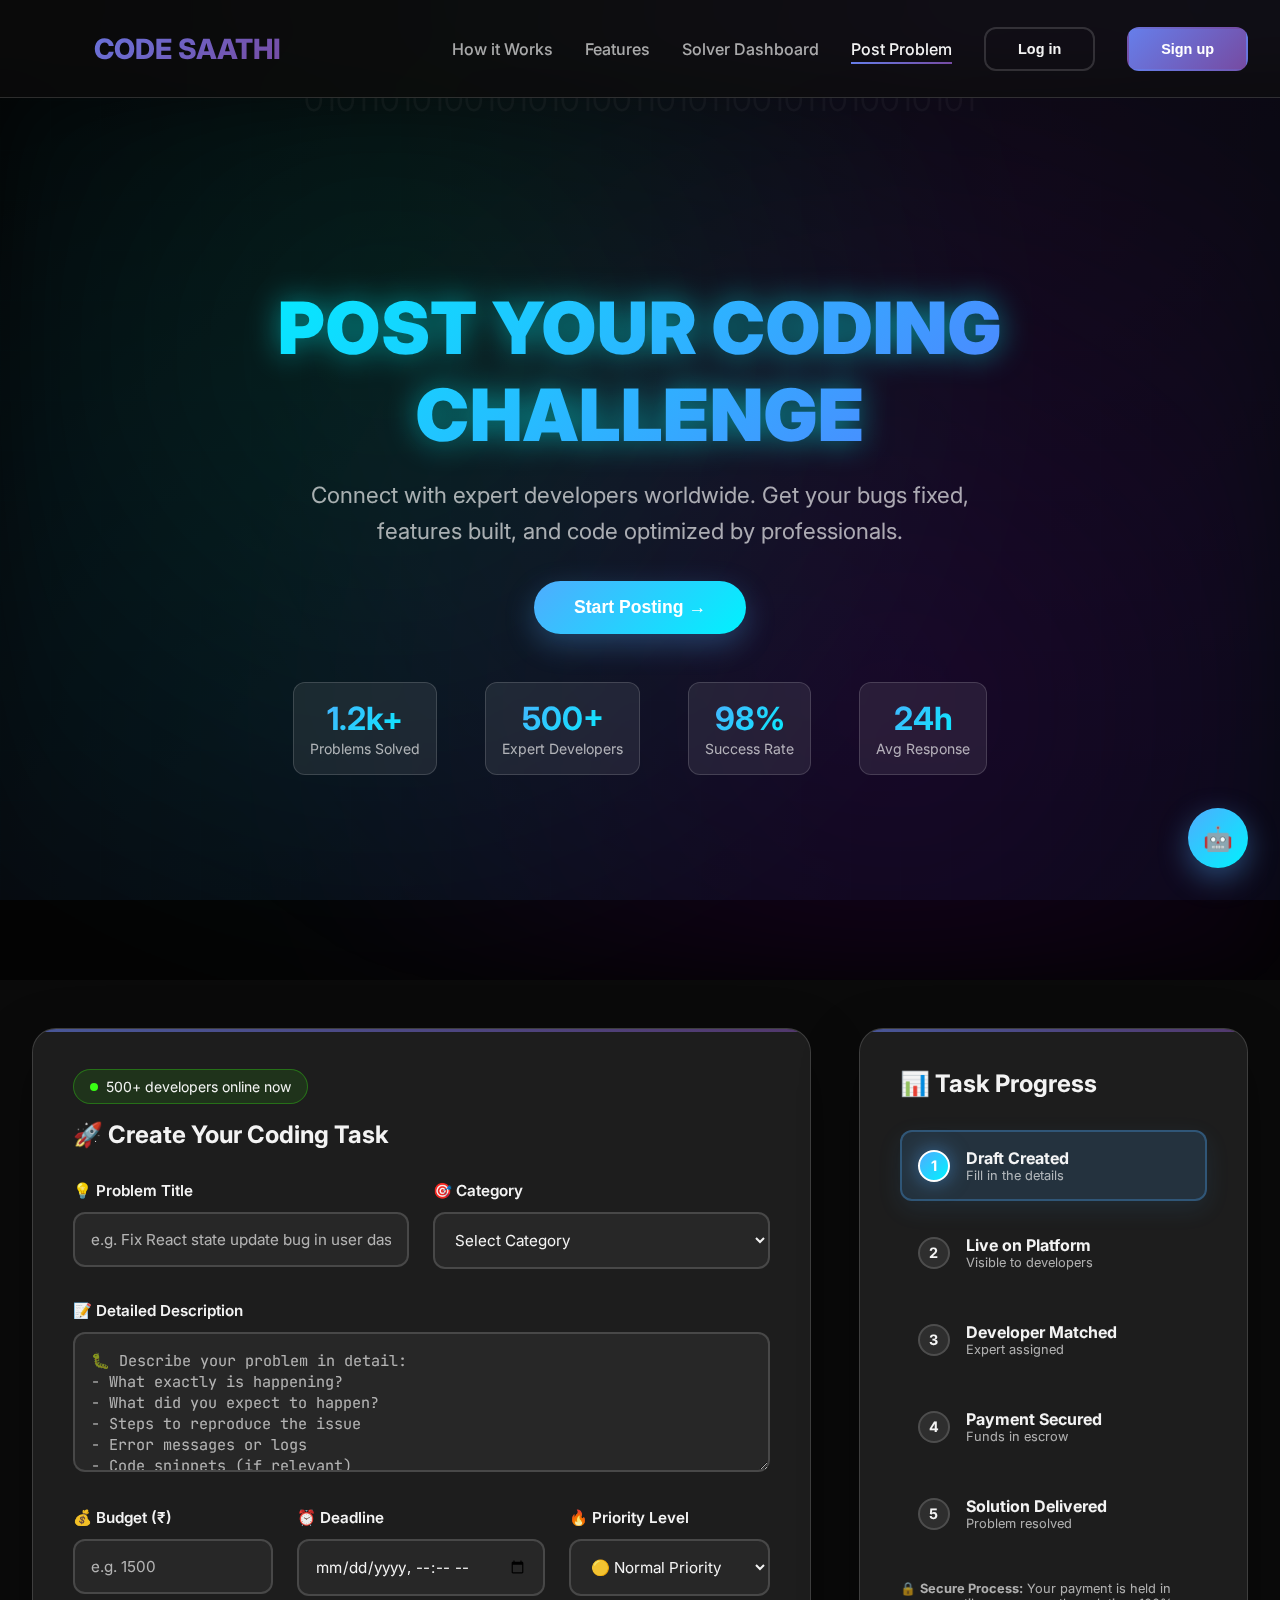
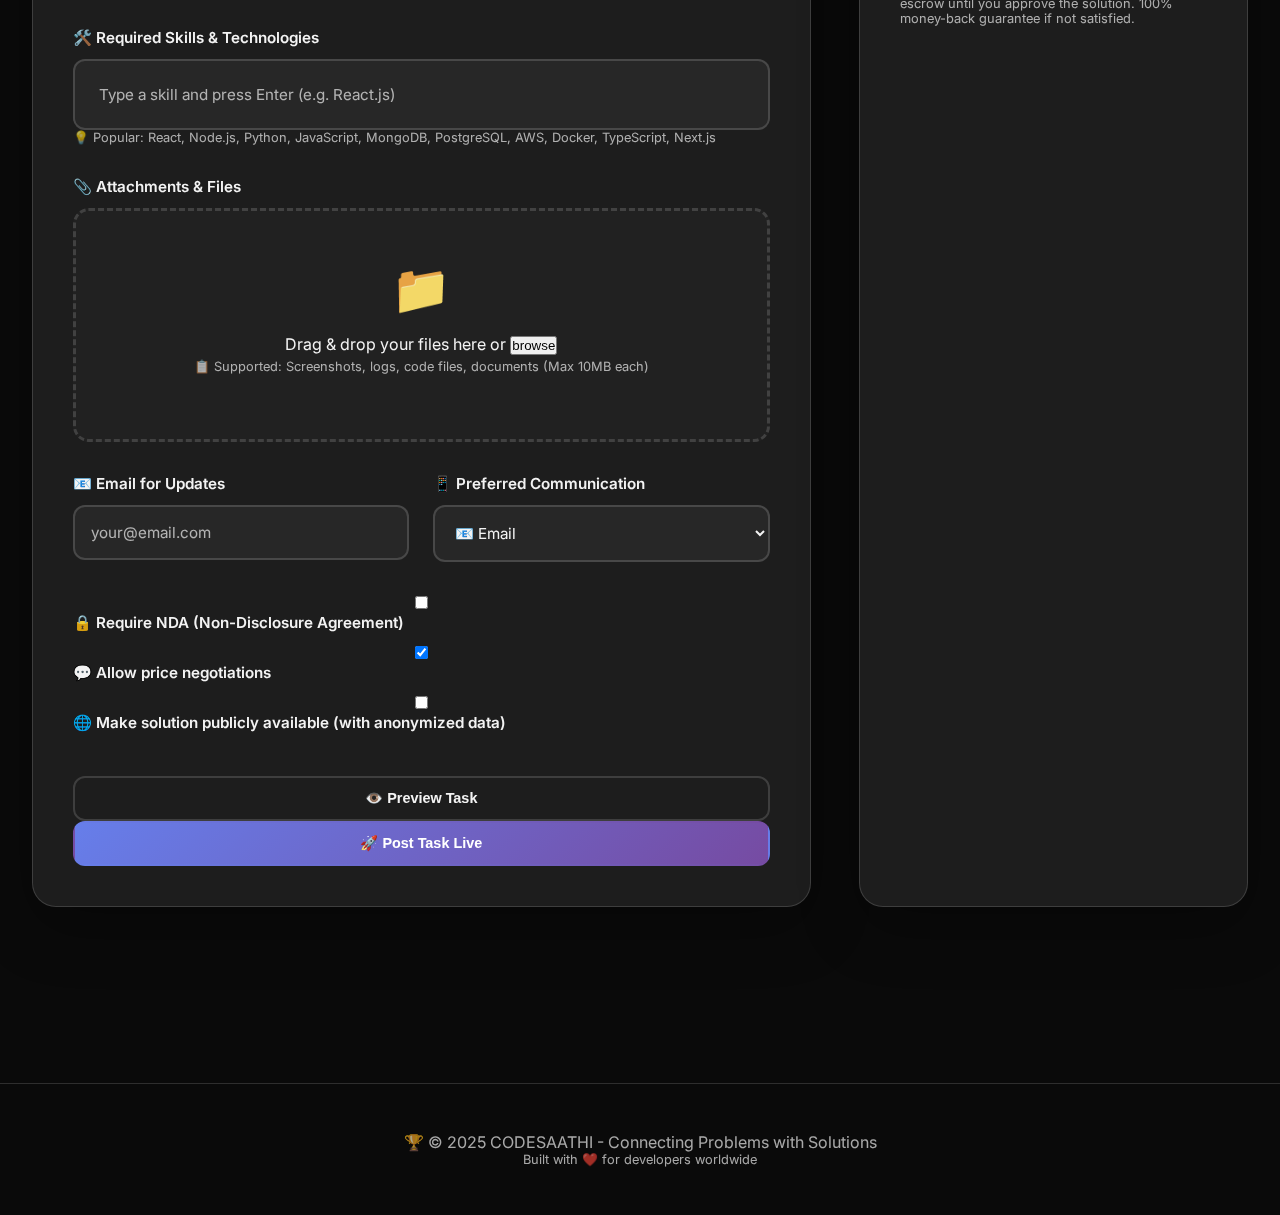
<file: asker.html>
<!DOCTYPE html>
<html lang="en">
<head>
  <meta charset="utf-8" />
  <meta name="viewport" content="width=device-width,initial-scale=1" />
  <title>CODESAATHI — Post a Problem</title>
  <link rel="preconnect" href="https://fonts.googleapis.com">
  <link rel="preconnect" href="https://fonts.gstatic.com" crossorigin>
  <link href="https://fonts.googleapis.com/css2?family=Inter:wght@300;400;500;600;700;800&family=JetBrains+Mono:wght@400;500;600&display=swap" rel="stylesheet">
  <style>
    * {
      margin: 0;
      padding: 0;
      box-sizing: border-box;
    }

    :root {
      --primary: linear-gradient(135deg, #667eea 0%, #764ba2 100%);
      --secondary: linear-gradient(135deg, #f093fb 0%, #f5576c 100%);
      --accent: linear-gradient(135deg, #4facfe 0%, #00f2fe 100%);
      --success: linear-gradient(135deg, #11998e 0%, #38ef7d 100%);
      --warning: linear-gradient(135deg, #fc466b 0%, #3f5efb 100%);
      --dark: #0a0a0a;
      --dark-secondary: #1a1a2e;
      --dark-accent: #16213e;
      --glass: rgba(255, 255, 255, 0.08);
      --glass-border: rgba(255, 255, 255, 0.15);
      --text-light: rgba(255, 255, 255, 0.95);
      --text-muted: rgba(255, 255, 255, 0.65);
      --neon-blue: #00d4ff;
      --neon-purple: #b537f2;
      --neon-green: #39ff14;
    }

    body {
      font-family: 'Inter', sans-serif;
      background: var(--dark);
      color: var(--text-light);
      min-height: 100vh;
      position: relative;
      overflow-x: hidden;
    }

    /* Enhanced Background with Tech Elements */
    body::before {
      content: '';
      position: fixed;
      top: 0;
      left: 0;
      width: 100%;
      height: 100%;
      background: 
        radial-gradient(circle at 20% 80%, rgba(0, 212, 255, 0.15) 0%, transparent 50%),
        radial-gradient(circle at 80% 20%, rgba(181, 55, 242, 0.15) 0%, transparent 50%),
        radial-gradient(circle at 40% 40%, rgba(57, 255, 20, 0.1) 0%, transparent 50%),
        linear-gradient(135deg, var(--dark) 0%, var(--dark-secondary) 50%, var(--dark-accent) 100%);
      z-index: -3;
      animation: gradientShift 15s ease infinite;
    }

    /* Tech Grid Pattern */
    body::after {
      content: '';
      position: fixed;
      top: 0;
      left: 0;
      width: 100%;
      height: 100%;
      background-image: 
        linear-gradient(rgba(0, 212, 255, 0.05) 1px, transparent 1px),
        linear-gradient(90deg, rgba(0, 212, 255, 0.05) 1px, transparent 1px);
      background-size: 50px 50px;
      z-index: -2;
      opacity: 0.3;
      animation: gridMove 20s linear infinite;
    }

    @keyframes gradientShift {
      0%, 100% { opacity: 1; }
      50% { opacity: 0.7; }
    }

    @keyframes gridMove {
      0% { transform: translate(0, 0); }
      100% { transform: translate(50px, 50px); }
    }

    /* Enhanced Particle System */
    .particles {
      position: fixed;
      top: 0;
      left: 0;
      width: 100%;
      height: 100%;
      pointer-events: none;
      z-index: -1;
    }

    .particle {
      position: absolute;
      border-radius: 50%;
      animation: float 25s infinite linear;
      opacity: 0.6;
    }

    .particle.code {
      width: 4px;
      height: 4px;
      background: var(--neon-blue);
      box-shadow: 0 0 10px var(--neon-blue);
    }

    .particle.binary {
      width: 2px;
      height: 2px;
      background: var(--neon-green);
      box-shadow: 0 0 8px var(--neon-green);
    }

    .particle.signal {
      width: 3px;
      height: 3px;
      background: var(--neon-purple);
      box-shadow: 0 0 12px var(--neon-purple);
    }

    @keyframes float {
      0% { 
        transform: translateY(100vh) rotate(0deg) scale(0); 
        opacity: 0; 
      }
      10% { 
        opacity: 0.8; 
        transform: translateY(90vh) rotate(45deg) scale(1); 
      }
      90% { 
        opacity: 0.8; 
        transform: translateY(10vh) rotate(315deg) scale(1); 
      }
      100% { 
        transform: translateY(-10vh) rotate(360deg) scale(0); 
        opacity: 0; 
      }
    }

    /* Enhanced Header */
    .main-header {
      position: fixed;
      top: 0;
      left: 0;
      right: 0;
      z-index: 1000;
      padding: 1.5rem 2rem;
      background: rgba(10, 10, 10, 0.8);
      backdrop-filter: blur(25px);
      border-bottom: 1px solid var(--glass-border);
      transition: all 0.4s cubic-bezier(0.4, 0, 0.2, 1);
    }

    .main-header.scrolled {
      background: rgba(10, 10, 10, 0.95);
      padding: 1rem 2rem;
      box-shadow: 0 8px 32px rgba(0, 0, 0, 0.4);
    }

    .header-content {
      display: flex;
      align-items: center;
      justify-content: space-between;
      max-width: 1400px;
      margin: 0 auto;
    }

    .brand {
      display: flex;
      align-items: center;
      gap: 0.75rem;
      font-size: 1.75rem;
      font-weight: 800;
      background: var(--primary);
      background-clip: text;
      -webkit-background-clip: text;
      -webkit-text-fill-color: transparent;
      position: relative;
    }

    .logo-mark {
      font-size: 2.5rem;
      filter: drop-shadow(0 0 15px rgba(102, 126, 234, 0.6));
      animation: logoPulse 3s ease-in-out infinite;
    }

    @keyframes logoPulse {
      0%, 100% { transform: scale(1); }
      50% { transform: scale(1.05); }
    }

    /* Spectacular Hero Section */
    .hero {
      height: 70vh;
      position: relative;
      display: flex;
      align-items: center;
      justify-content: center;
      overflow: hidden;
      background: 
        linear-gradient(135deg, rgba(10, 10, 10, 0.8) 0%, rgba(26, 26, 46, 0.8) 50%, rgba(22, 33, 62, 0.8) 100%),
        url('https://images.unsplash.com/photo-1518432031352-d6fc5c10da5a?q=80&w=2400&auto=format&fit=crop') center/cover;
      margin-top: 80px;
    }

    .hero::before {
      content: '';
      position: absolute;
      top: 0;
      left: 0;
      right: 0;
      bottom: 0;
      background: 
        radial-gradient(circle at 30% 70%, rgba(0, 212, 255, 0.2) 0%, transparent 50%),
        radial-gradient(circle at 70% 30%, rgba(181, 55, 242, 0.2) 0%, transparent 50%);
      animation: heroGlow 8s ease-in-out infinite alternate;
    }

    @keyframes heroGlow {
      0% { opacity: 0.5; }
      100% { opacity: 1; }
    }

    .hero-content {
      text-align: center;
      z-index: 2;
      max-width: 800px;
      padding: 0 2rem;
      animation: heroSlideUp 1s ease-out;
    }

    @keyframes heroSlideUp {
      from {
        opacity: 0;
        transform: translateY(50px);
      }
      to {
        opacity: 1;
        transform: translateY(0);
      }
    }
/* ================= HERO SECTION ================= */
.hero {
  position: relative;
  display: flex;
  flex-direction: column;
  justify-content: center;
  align-items: center;
  min-height: 100vh;
  text-align: center;
  padding: 4rem 1rem;
  overflow: hidden;
  background: rgba(0, 0, 0, 0.7);
}

/* Subtle Tech Glow Background */
.hero::before {
  content: "";
  position: absolute;
  inset: 0;
  background: radial-gradient(circle at 30% 30%, rgba(0,255,255,0.08), transparent 60%),
              radial-gradient(circle at 70% 70%, rgba(170,0,255,0.1), transparent 60%);
  filter: blur(40px);
  z-index: 0;
}

/* Matrix-style moving binary overlay */
.hero::after {
  content: "010110101001010101001101011001011010010101";
  position: absolute;
  top: 0;
  left: 0;
  width: 100%;
  height: 100%;
  color: rgba(255,255,255,0.04);
  font-size: 2rem;
  white-space: nowrap;
  overflow: hidden;
  animation: matrixFlow 18s linear infinite;
  pointer-events: none;
  z-index: 0;
}

@keyframes matrixFlow {
  0% { transform: translateY(-100%); }
  100% { transform: translateY(100%); }
}

/* Hero Content */
.hero-content {
  z-index: 2;
  max-width: 900px;
}

/* Title Animation */
.hero-title {
  font-size: clamp(2.5rem, 6vw, 4.5rem);
  font-weight: 900;
  text-transform: uppercase;
  margin-bottom: 1.2rem;
  background: linear-gradient(135deg, #00f0ff, #b100ff, #00ff9d);
  background-size: 400% 400%;
  -webkit-background-clip: text;
  -webkit-text-fill-color: transparent;
  animation: gradientFlow 5s ease infinite;
  filter: drop-shadow(0 0 15px rgba(0,255,255,0.5));
  letter-spacing: 1px;
  line-height: 1.2;
}

@keyframes gradientFlow {
  0% { background-position: 0% 50%; }
  50% { background-position: 100% 50%; }
  100% { background-position: 0% 50%; }
}

/* Subtitle */
.hero-subtitle {
  font-size: 1.25rem;
  color: rgba(255,255,255,0.8);
  max-width: 700px;
  margin: 0 auto 2rem;
  line-height: 1.6;
}

/* Button */
.start-btn {
  background: linear-gradient(90deg, #00f0ff, #8a00ff);
  color: white;
  border: none;
  padding: 0.9rem 2.5rem;
  border-radius: 50px;
  font-size: 1.1rem;
  cursor: pointer;
  font-weight: 600;
  transition: all 0.3s ease;
  box-shadow: 0 0 15px rgba(0,255,255,0.4);
}

.start-btn:hover {
  transform: translateY(-3px) scale(1.05);
  box-shadow: 0 0 25px rgba(0,255,255,0.7);
}

/* Stats Row */
.hero-stats {
  display: flex;
  justify-content: center;
  gap: 2.5rem;
  margin-top: 3rem;
  flex-wrap: wrap;
}

.stat {
  background: rgba(255, 255, 255, 0.05);
  padding: 1.5rem 2rem;
  border-radius: 20px;
  backdrop-filter: blur(15px);
  box-shadow: 0 0 20px rgba(0, 255, 255, 0.1);
  transition: 0.3s ease;
}

.stat:hover {
  transform: translateY(-5px);
  box-shadow: 0 0 25px rgba(0,255,255,0.4);
}

.stat h3 {
  font-size: 1.8rem;
  color: #00f0ff;
  margin-bottom: 0.3rem;
}

.stat p {
  color: rgba(255,255,255,0.7);
  font-size: 0.95rem;
}


    @keyframes titleGradient {
      0%, 100% { background-position: 0% 50%; }
      50% { background-position: 100% 50%; }
    }

    .hero-subtitle {
      font-size: clamp(1.1rem, 2vw, 1.4rem);
      color: var(--text-muted);
      margin-bottom: 2rem;
      font-weight: 400;
      line-height: 1.6;
    }

    .hero-stats {
      display: flex;
      justify-content: center;
      gap: 3rem;
      margin-top: 3rem;
      flex-wrap: wrap;
    }

    .stat-item {
      text-align: center;
      padding: 1rem;
      background: var(--glass);
      border-radius: 12px;
      border: 1px solid var(--glass-border);
      backdrop-filter: blur(10px);
      min-width: 120px;
    }

    .stat-number {
      display: block;
      font-size: 2rem;
      font-weight: 700;
      background: var(--accent);
      background-clip: text;
      -webkit-background-clip: text;
      -webkit-text-fill-color: transparent;
    }

    .stat-label {
      font-size: 0.875rem;
      color: var(--text-muted);
      margin-top: 0.25rem;
    }

    /* Code Animation Overlay */
    .code-rain {
      position: absolute;
      top: 0;
      left: 0;
      right: 0;
      bottom: 0;
      overflow: hidden;
      pointer-events: none;
      opacity: 0.1;
    }

    .code-line {
      position: absolute;
      font-family: 'JetBrains Mono', monospace;
      font-size: 0.8rem;
      color: var(--neon-green);
      white-space: nowrap;
      animation: codeRain 15s linear infinite;
    }

    @keyframes codeRain {
      0% { transform: translateY(-100px); opacity: 0; }
      10% { opacity: 1; }
      90% { opacity: 1; }
      100% { transform: translateY(100vh); opacity: 0; }
    }

    .nav-links {
      display: flex;
      align-items: center;
      gap: 2rem;
    }

    .nav-links a {
      color: var(--text-muted);
      text-decoration: none;
      font-weight: 500;
      transition: all 0.3s ease;
      position: relative;
    }

    .nav-links a:hover,
    .nav-links a.active {
      color: var(--text-light);
    }

    .nav-links a::after {
      content: '';
      position: absolute;
      bottom: -5px;
      left: 0;
      width: 0;
      height: 2px;
      background: var(--primary);
      transition: width 0.3s ease;
    }

    .nav-links a:hover::after,
    .nav-links a.active::after {
      width: 100%;
    }

    .btn {
      padding: 0.75rem 2rem;
      border: none;
      border-radius: 12px;
      font-weight: 600;
      cursor: pointer;
      transition: all 0.3s cubic-bezier(0.4, 0, 0.2, 1);
      text-decoration: none;
      display: inline-block;
      position: relative;
      overflow: hidden;
      font-size: 0.9rem;
    }

    .btn::before {
      content: '';
      position: absolute;
      top: 0;
      left: -100%;
      width: 100%;
      height: 100%;
      background: linear-gradient(90deg, transparent, rgba(255,255,255,0.2), transparent);
      transition: left 0.5s;
    }

    .btn:hover::before {
      left: 100%;
    }

    .btn-outline {
      background: transparent;
      border: 2px solid var(--glass-border);
      color: var(--text-light);
    }

    .btn-outline:hover {
      background: var(--glass);
      transform: translateY(-2px);
      box-shadow: 0 15px 35px rgba(0,0,0,0.3);
      border-color: rgba(255,255,255,0.3);
    }

    .btn.primary {
      background: var(--primary);
      color: white;
      border: 2px solid transparent;
    }

    .btn.primary:hover {
      transform: translateY(-3px);
      box-shadow: 0 20px 40px rgba(102, 126, 234, 0.4);
    }

    .btn.cta {
      background: var(--accent);
      color: white;
      padding: 1rem 2.5rem;
      font-size: 1.1rem;
      border-radius: 50px;
      box-shadow: 0 10px 30px rgba(79, 172, 254, 0.3);
    }

    .btn.cta:hover {
      transform: translateY(-3px);
      box-shadow: 0 20px 50px rgba(79, 172, 254, 0.5);
    }

    /* Mobile Menu */
    .hamburger {
      display: none;
      flex-direction: column;
      gap: 4px;
      background: none;
      border: none;
      cursor: pointer;
      padding: 8px;
    }

    .hamburger span {
      width: 28px;
      height: 3px;
      background: var(--text-light);
      transition: 0.3s;
      border-radius: 2px;
    }

    .hamburger.active span:nth-child(1) {
      transform: rotate(-45deg) translate(-6px, 6px);
    }

    .hamburger.active span:nth-child(2) {
      opacity: 0;
    }

    .hamburger.active span:nth-child(3) {
      transform: rotate(45deg) translate(-6px, -6px);
    }

    .mobile-drawer {
      position: fixed;
      top: 0;
      right: -100%;
      width: 350px;
      height: 100vh;
      background: rgba(10, 10, 10, 0.95);
      backdrop-filter: blur(25px);
      padding: 2rem;
      transition: right 0.4s cubic-bezier(0.4, 0, 0.2, 1);
      z-index: 1001;
      border-left: 1px solid var(--glass-border);
    }

    .mobile-drawer.active {
      right: 0;
    }

    /* Main Content */
    .main-content {
      padding: 3rem 2rem;
      max-width: 1400px;
      margin: 0 auto;
    }

    /* Enhanced Form Container */
    .form-container {
      display: grid;
      grid-template-columns: 2fr 1fr;
      gap: 3rem;
      margin-bottom: 4rem;
    }

    .post-card,
    .status-card {
      background: var(--glass);
      backdrop-filter: blur(25px);
      border: 1px solid var(--glass-border);
      border-radius: 24px;
      padding: 2.5rem;
      box-shadow: 0 20px 60px rgba(0, 0, 0, 0.3);
      animation: fadeInUp 1s ease-out 0.2s both;
      position: relative;
      overflow: hidden;
    }

    .post-card::before,
    .status-card::before {
      content: '';
      position: absolute;
      top: 0;
      left: 0;
      right: 0;
      height: 3px;
      background: var(--primary);
      opacity: 0.6;
    }

    .post-card h2,
    .status-card h3 {
      margin-bottom: 2rem;
      color: var(--text-light);
      font-weight: 700;
      font-size: 1.5rem;
    }

    /* Enhanced Form Styles */
    .form-grid {
      display: grid;
      gap: 2rem;
    }

    .grid-2 {
      display: grid;
      grid-template-columns: 1fr 1fr;
      gap: 1.5rem;
    }

    .grid-3 {
      display: grid;
      grid-template-columns: 1fr 1fr 1fr;
      gap: 1.5rem;
    }

    label {
      display: block;
      margin-bottom: 0.75rem;
      font-weight: 600;
      color: var(--text-light);
      font-size: 0.95rem;
    }

    input,
    textarea,
    select {
      width: 100%;
      padding: 1rem;
      background: rgba(255, 255, 255, 0.05);
      border: 2px solid var(--glass-border);
      border-radius: 12px;
      color: var(--text-light);
      font-family: inherit;
      font-size: 0.95rem;
      transition: all 0.3s cubic-bezier(0.4, 0, 0.2, 1);
    }

    input:focus,
    textarea:focus,
    select:focus {
      outline: none;
      border-color: rgba(79, 172, 254, 0.6);
      box-shadow: 0 0 0 4px rgba(79, 172, 254, 0.1);
      background: rgba(255, 255, 255, 0.08);
      transform: translateY(-2px);
    }

    input::placeholder,
    textarea::placeholder {
      color: var(--text-muted);
    }

    textarea {
      resize: vertical;
      min-height: 140px;
      font-family: 'JetBrains Mono', monospace;
    }

    /* Advanced Skills Input */
    .skills-section {
      position: relative;
    }

    .chips-input {
      display: flex;
      flex-wrap: wrap;
      gap: 0.75rem;
      padding: 1rem;
      background: rgba(255, 255, 255, 0.05);
      border: 2px solid var(--glass-border);
      border-radius: 12px;
      min-height: 60px;
      align-items: center;
      transition: all 0.3s ease;
    }

    .chips-input:focus-within {
      border-color: rgba(79, 172, 254, 0.6);
      box-shadow: 0 0 0 4px rgba(79, 172, 254, 0.1);
    }

    .skill-chip {
      background: var(--primary);
      color: white;
      padding: 0.5rem 1rem;
      border-radius: 20px;
      font-size: 0.875rem;
      font-weight: 500;
      display: flex;
      align-items: center;
      gap: 0.5rem;
      animation: chipPop 0.3s ease;
      box-shadow: 0 4px 15px rgba(102, 126, 234, 0.3);
    }

    @keyframes chipPop {
      0% { transform: scale(0); }
      80% { transform: scale(1.1); }
      100% { transform: scale(1); }
    }

    .skill-chip button {
      background: none;
      border: none;
      color: white;
      cursor: pointer;
      padding: 0;
      width: 20px;
      height: 20px;
      display: flex;
      align-items: center;
      justify-content: center;
      border-radius: 50%;
      transition: background 0.2s;
    }

    .skill-chip button:hover {
      background: rgba(255, 255, 255, 0.2);
    }

    #skillsInput {
      border: none;
      background: none;
      flex: 1;
      min-width: 150px;
      color: var(--text-light);
      padding: 0.5rem;
    }

    .skills-suggestions {
      position: absolute;
      top: 100%;
      left: 0;
      right: 0;
      background: rgba(10, 10, 10, 0.95);
      backdrop-filter: blur(20px);
      border: 1px solid var(--glass-border);
      border-radius: 12px;
      margin-top: 0.5rem;
      max-height: 200px;
      overflow-y: auto;
      z-index: 100;
      display: none;
    }

    .suggestion-item {
      padding: 0.75rem 1rem;
      cursor: pointer;
      transition: background 0.2s;
      border-bottom: 1px solid var(--glass-border);
    }

    .suggestion-item:hover {
      background: var(--glass);
    }

    .suggestion-item:last-child {
      border-bottom: none;
    }

    /* Enhanced Dropzone */
    .dropzone {
      border: 3px dashed var(--glass-border);
      border-radius: 16px;
      padding: 3rem 2rem;
      text-align: center;
      transition: all 0.3s ease;
      cursor: pointer;
      position: relative;
      background: rgba(255, 255, 255, 0.02);
    }

    .dropzone:hover,
    .dropzone.dragover {
      border-color: rgba(79, 172, 254, 0.6);
      background: rgba(79, 172, 254, 0.05);
      transform: translateY(-2px);
      box-shadow: 0 10px 30px rgba(79, 172, 254, 0.1);
    }

    .dz-icon {
      font-size: 3rem;
      margin-bottom: 1rem;
      display: block;
    }

    .file-preview {
      display: grid;
      grid-template-columns: repeat(auto-fill, minmax(200px, 1fr));
      gap: 1rem;
      margin-top: 1rem;
    }

    .file-item {
      display: flex;
      align-items: center;
      gap: 0.75rem;
      padding: 1rem;
      background: var(--glass);
      border: 1px solid var(--glass-border);
      border-radius: 12px;
      transition: all 0.3s ease;
      animation: fadeInUp 0.3s ease;
    }

    .file-item:hover {
      transform: translateY(-2px);
      box-shadow: 0 8px 25px rgba(0, 0, 0, 0.2);
    }

    .file-item button {
      background: rgba(255, 107, 107, 0.2);
      border: 1px solid rgba(255, 107, 107, 0.3);
      color: #ff6b6b;
      cursor: pointer;
      padding: 0.25rem;
      border-radius: 6px;
      transition: all 0.2s;
    }

    .file-item button:hover {
      background: rgba(255, 107, 107, 0.3);
    }

    /* Enhanced Status Card */
    .status {
      display: flex;
      flex-direction: column;
      gap: 1rem;
      margin-bottom: 2rem;
    }

    .step {
      display: flex;
      align-items: center;
      gap: 1rem;
      padding: 1rem;
      border-radius: 12px;
      transition: all 0.4s ease;
      border: 2px solid transparent;
    }

    .step.active {
      background: rgba(79, 172, 254, 0.15);
      border-color: rgba(79, 172, 254, 0.3);
      box-shadow: 0 8px 25px rgba(79, 172, 254, 0.1);
    }

    .step span {
      width: 32px;
      height: 32px;
      border-radius: 50%;
      background: var(--glass);
      border: 2px solid var(--glass-border);
      display: flex;
      align-items: center;
      justify-content: center;
      font-size: 0.9rem;
      font-weight: 700;
      transition: all 0.3s ease;
    }

    .step.active span {
      background: var(--accent);
      border-color: var(--accent);
      color: white;
      box-shadow: 0 0 20px rgba(79, 172, 254, 0.5);
    }

    /* AI Assistant Feature */
    .ai-assistant {
      position: fixed;
      bottom: 2rem;
      right: 2rem;
      width: 60px;
      height: 60px;
      background: var(--accent);
      border-radius: 50%;
      display: flex;
      align-items: center;
      justify-content: center;
      cursor: pointer;
      box-shadow: 0 10px 30px rgba(79, 172, 254, 0.4);
      transition: all 0.3s ease;
      z-index: 1000;
      animation: aiPulse 2s ease-in-out infinite;
    }

    @keyframes aiPulse {
      0%, 100% { transform: scale(1); }
      50% { transform: scale(1.05); }
    }

    .ai-assistant:hover {
      transform: scale(1.1);
      box-shadow: 0 15px 40px rgba(79, 172, 254, 0.6);
    }

    .ai-assistant::before {
      content: '🤖';
      font-size: 1.5rem;
    }

    /* Modal Enhancements */
    .modal {
      position: fixed;
      top: 0;
      left: 0;
      width: 100%;
      height: 100%;
      background: rgba(0, 0, 0, 0.8);
      backdrop-filter: blur(10px);
      display: none;
      align-items: center;
      justify-content: center;
      z-index: 2000;
      animation: modalFade 0.3s ease;
    }

    .modal.show {
      display: flex;
    }

    @keyframes modalFade {
      from { opacity: 0; }
      to { opacity: 1; }
    }

    .modal-card {
      background: var(--glass);
      backdrop-filter: blur(25px);
      border: 1px solid var(--glass-border);
      border-radius: 24px;
      padding: 3rem;
      max-width: 600px;
      width: 90%;
      position: relative;
      box-shadow: 0 25px 80px rgba(0, 0, 0, 0.5);
      animation: modalSlide 0.4s cubic-bezier(0.4, 0, 0.2, 1);
    }

    @keyframes modalSlide {
      from { 
        opacity: 0; 
        transform: translateY(30px) scale(0.9); 
      }
      to { 
        opacity: 1; 
        transform: translateY(0) scale(1); 
      }
    }

    /* Real-time Features */
    .live-indicator {
      display: inline-flex;
      align-items: center;
      gap: 0.5rem;
      padding: 0.5rem 1rem;
      background: rgba(57, 255, 20, 0.1);
      border: 1px solid rgba(57, 255, 20, 0.3);
      border-radius: 20px;
      font-size: 0.875rem;
      margin-bottom: 1rem;
    }

    .live-dot {
      width: 8px;
      height: 8px;
      background: var(--neon-green);
      border-radius: 50%;
      animation: livePulse 1.5s ease-in-out infinite;
    }

    @keyframes livePulse {
      0%, 100% { opacity: 1; }
      50% { opacity: 0.5; }
    }

    /* Responsive Design */
    @media (max-width: 1024px) {
      .form-container {
        grid-template-columns: 1fr;
        gap: 2rem;
      }
      
      .hero {
        height: 60vh;
      }
      
      .hero-stats {
        gap: 2rem;
      }
    }

    @media (max-width: 768px) {
      .nav-links {
        display: none;
      }
      
      .hamburger {
        display: flex;
      }
      
      .main-content {
        padding: 2rem 1rem;
      }
      
      .grid-2,
      .grid-3 {
        grid-template-columns: 1fr;
      }
      
      .hero {
        height: 50vh;
        margin-top: 70px;
      }
      
      .hero-stats {
        flex-direction: column;
        gap: 1rem;
      }
      
      .main-header {
        padding: 1rem;
      }
      
      .post-card,
      .status-card {
        padding: 2rem;
      }
    }

    /* Utilities */
    .tiny { font-size: 0.8rem; }
    .center { text-align: center; }
    .muted { color: var(--text-muted); }
    .hidden { display: none; }
    .full { width: 100%; }

    @keyframes fadeInUp {
      from {
        opacity: 0;
        transform: translateY(40px);
      }
      to {
        opacity: 1;
        transform: translateY(0);
      }
    }

    .fade-in {
      animation: fadeInUp 0.8s ease-out;
    }

    /* Success States */
    .success-message {
      background: rgba(57, 255, 20, 0.1);
      border: 1px solid rgba(57, 255, 20, 0.3);
      color: var(--neon-green);
      padding: 1rem;
      border-radius: 12px;
      margin: 1rem 0;
      animation: successPulse 0.5s ease;
    }

    @keyframes successPulse {
      0% { transform: scale(0.95); opacity: 0; }
      100% { transform: scale(1); opacity: 1; }
    }

    /* Footer */
    .footer {
      text-align: center;
      padding: 3rem 2rem;
      color: var(--text-muted);
      border-top: 1px solid var(--glass-border);
      margin-top: 4rem;
      background: rgba(10, 10, 10, 0.5);
    }
  </style>
</head>
<body>
  <!-- Enhanced Particles Background -->
  <div class="particles" id="particles"></div>

  <!-- Header -->
  <header class="main-header" id="header">
    <div class="header-content">
      <div class="brand">
        <span class="logo-mark">👑</span>
        <span class="logo-text">CODE SAATHI</span>
      </div>

      <nav class="nav-links">
        <a href="index.html#how">How it Works</a>
        <a href="index.html#features">Features</a>
        <a href="solverdashboard.html">Solver Dashboard</a>
        <a href="#" class="active">Post Problem</a>
        <button class="btn btn-outline">Log in</button>
        <button class="btn primary">Sign up</button>
      </nav>

      <button class="hamburger" id="hamburgerBtn">
        <span></span><span></span><span></span>
      </button>
    </div>
  </header>

  <!-- Mobile Navigation -->
  <nav class="mobile-drawer" id="mobileDrawer">
    <a href="index.html#how" class="drawer-link">How it Works</a>
    <a href="index.html#features" class="drawer-link">Features</a>
    <a href="solver.html" class="drawer-link">Solver Dashboard</a>
    <a href="#" class="drawer-link active">Post Problem</a>
    <div style="margin-top: 2rem;">
      <button class="btn btn-outline full" style="margin-bottom: 1rem;">Log in</button>
      <button class="btn primary full">Sign up</button>
    </div>
  </nav>

  <!-- Spectacular Hero Section -->
  <section class="hero">
    <div class="code-rain" id="codeRain"></div>
    <div class="hero-content">
      <h1 class="hero-title">Post Your Coding Challenge</h1>
      <p class="hero-subtitle">Connect with expert developers worldwide. Get your bugs fixed, features built, and code optimized by professionals.</p>
      <button class="btn cta" onclick="document.querySelector('.post-card').scrollIntoView({behavior: 'smooth'})">
        Start Posting →
      </button>
      
      <div class="hero-stats">
        <div class="stat-item">
          <span class="stat-number">1.2k+</span>
          <span class="stat-label">Problems Solved</span>
        </div>
        <div class="stat-item">
          <span class="stat-number">500+</span>
          <span class="stat-label">Expert Developers</span>
        </div>
        <div class="stat-item">
          <span class="stat-number">98%</span>
          <span class="stat-label">Success Rate</span>
        </div>
        <div class="stat-item">
          <span class="stat-number">24h</span>
          <span class="stat-label">Avg Response</span>
        </div>
      </div>
    </div>
  </section>

  <!-- Main Content -->
  <main class="main-content">
    <div class="form-container">
      <!-- Enhanced Problem Posting Form -->
      <section class="post-card">
        <div class="live-indicator">
          <div class="live-dot"></div>
          500+ developers online now
        </div>
        
        <h2>🚀 Create Your Coding Task</h2>

        <form id="askForm" class="form-grid">
          <div class="grid-2">
            <div>
              <label for="title">💡 Problem Title</label>
              <input id="title" type="text" placeholder="e.g. Fix React state update bug in user dashboard" required />
            </div>
            <div>
              <label for="category">🎯 Category</label>
              <select id="category" required>
                <option value="">Select Category</option>
                <option value="frontend">Frontend Development</option>
                <option value="backend">Backend Development</option>
                <option value="fullstack">Full Stack Development</option>
                <option value="mobile">Mobile App Development</option>
                <option value="data">Data Science & ML</option>
                <option value="devops">DevOps & Infrastructure</option>
                <option value="blockchain">Blockchain & Web3</option>
                <option value="ai">AI & Machine Learning</option>
              </select>
            </div>
          </div>

          <div>
            <label for="description">📝 Detailed Description</label>
            <textarea id="description" placeholder="🐛 Describe your problem in detail:
- What exactly is happening?
- What did you expect to happen?
- Steps to reproduce the issue
- Error messages or logs
- Code snippets (if relevant)
- Environment details (OS, browser, versions)" required></textarea>
          </div>

          <div class="grid-3">
            <div>
              <label for="budget">💰 Budget (₹)</label>
              <input id="budget" type="number" min="100" step="50" placeholder="e.g. 1500" required />
            </div>
            <div>
              <label for="deadline">⏰ Deadline</label>
              <input id="deadline" type="datetime-local" required />
            </div>
            <div>
              <label for="urgency">🔥 Priority Level</label>
              <select id="urgency" required>
                <option value="low">🟢 Low Priority</option>
                <option value="normal" selected>🟡 Normal Priority</option>
                <option value="high">🟠 High Priority</option>
                <option value="urgent">🔴 Urgent</option>
                <option value="critical">⚡ Critical</option>
              </select>
            </div>
          </div>

          <div class="skills-section">
            <label>🛠️ Required Skills & Technologies</label>
            <div class="chips-input" id="skillsBox">
              <input id="skillsInput" type="text" placeholder="Type a skill and press Enter (e.g. React.js)" />
            </div>
            <div class="skills-suggestions" id="skillsSuggestions"></div>
            <p class="tiny muted">💡 Popular: React, Node.js, Python, JavaScript, MongoDB, PostgreSQL, AWS, Docker, TypeScript, Next.js</p>
          </div>

          <div>
            <label>📎 Attachments & Files</label>
            <div class="dropzone" id="dropzone">
              <input id="files" type="file" multiple accept=".png,.jpg,.jpeg,.gif,.pdf,.txt,.zip,.rar,.doc,.docx,.js,.html,.css,.py,.json" hidden />
              <div class="dz-invite">
                <div class="dz-icon">📁</div>
                <p>Drag & drop your files here or <button type="button" id="browseBtn" class="link">browse</button></p>
                <span class="tiny muted">📋 Supported: Screenshots, logs, code files, documents (Max 10MB each)</span>
              </div>
              <div id="preview" class="file-preview"></div>
            </div>
          </div>

          <div class="grid-2">
            <div>
              <label for="email">📧 Email for Updates</label>
              <input id="email" type="email" placeholder="your@email.com" required />
            </div>
            <div>
              <label for="contact">📱 Preferred Communication</label>
              <select id="contact" required>
                <option value="email">📧 Email</option>
                <option value="whatsapp">📱 WhatsApp</option>
                <option value="telegram">📨 Telegram</option>
                <option value="discord">🎮 Discord</option>
                <option value="slack">💬 Slack</option>
              </select>
            </div>
          </div>

          <div class="checks">
            <label class="check">
              <input id="nda" type="checkbox" /> 
              🔒 Require NDA (Non-Disclosure Agreement)
            </label>
            <label class="check">
              <input id="allowCounter" type="checkbox" checked /> 
              💬 Allow price negotiations
            </label>
            <label class="check">
              <input id="publicSolution" type="checkbox" /> 
              🌐 Make solution publicly available (with anonymized data)
            </label>
          </div>

          <div class="actions">
            <button id="previewBtn" type="button" class="btn btn-outline full">👁️ Preview Task</button>
            <button type="submit" class="btn primary full">🚀 Post Task Live</button>
          </div>
        </form>
      </section>

      <!-- Enhanced Status Tracking -->
      <aside class="status-card">
        <h3>📊 Task Progress</h3>

        <div class="status" id="statusSteps">
          <div class="step active">
            <span>1</span>
            <div>
              <strong>Draft Created</strong>
              <div class="tiny muted">Fill in the details</div>
            </div>
          </div>
          <div class="step">
            <span>2</span>
            <div>
              <strong>Live on Platform</strong>
              <div class="tiny muted">Visible to developers</div>
            </div>
          </div>
          <div class="step">
            <span>3</span>
            <div>
              <strong>Developer Matched</strong>
              <div class="tiny muted">Expert assigned</div>
            </div>
          </div>
          <div class="step">
            <span>4</span>
            <div>
              <strong>Payment Secured</strong>
              <div class="tiny muted">Funds in escrow</div>
            </div>
          </div>
          <div class="step">
            <span>5</span>
            <div>
              <strong>Solution Delivered</strong>
              <div class="tiny muted">Problem resolved</div>
            </div>
          </div>
        </div>

        <div id="taskSummary" class="summary hidden">
          <h4>📋 Task Summary</h4>
          <div class="row"><span class="muted">Task ID:</span> <strong id="sumId">—</strong></div>
          <div class="row"><span class="muted">Title:</span> <strong id="sumTitle">—</strong></div>
          <div class="row"><span class="muted">Budget:</span> <strong id="sumBudget">—</strong></div>
          <div class="row"><span class="muted">Deadline:</span> <strong id="sumDeadline">—</strong></div>
          <div class="row"><span class="muted">Priority:</span> <strong id="sumUrgency">—</strong></div>
          <div class="row">
            <span class="muted">Skills:</span> 
            <div id="sumSkills" class="chips-line"></div>
          </div>
        </div>

        <div id="matchingBox" class="developer-accept hidden">
          <h4>🎯 Finding Perfect Match...</h4>
          <div class="matching-progress">
            <div class="progress-bar">
              <div class="progress-fill" id="matchProgress"></div>
            </div>
            <p class="tiny muted">Analyzing 500+ developer profiles...</p>
          </div>
        </div>

        <div id="acceptBox" class="developer-accept hidden">
          <h4>✨ Developer Matched!</h4>
          <div class="developer-profile">
            <div class="dev-avatar">👨‍💻</div>
            <div class="dev-info">
              <strong id="devName">—</strong>
              <div class="dev-rating">⭐⭐⭐⭐⭐ <span class="muted">(4.9/5)</span></div>
              <div class="dev-stats tiny muted">127 problems solved • 98% success rate</div>
            </div>
          </div>
          <div class="proposal">
            <p><strong>Proposed Solution Timeline:</strong> <span id="devTimeline">—</span></p>
            <p><strong>Quote:</strong> <span id="devBid">—</span></p>
            <p class="dev-message">"I have extensive experience with this type of issue and can provide a comprehensive solution with detailed documentation."</p>
          </div>
          <div class="actions">
            <button class="btn btn-outline full" id="viewProfile">View Full Profile</button>
            <button id="goToPay" class="btn primary full">💳 Accept & Pay</button>
          </div>
        </div>

        <div class="note tiny muted">
          🔒 <strong>Secure Process:</strong> Your payment is held in escrow until you approve the solution. 100% money-back guarantee if not satisfied.
        </div>
      </aside>
    </div>
  </main>

  <!-- AI Assistant -->
  <div class="ai-assistant" id="aiAssistant" title="AI Writing Assistant - Get help writing your problem description"></div>

  <!-- Enhanced Modals -->
  <div class="modal" id="confirmModal">
    <div class="modal-card">
      <button class="modal-close" id="closeModal">×</button>
      <h3>🚀 Ready to Post Your Task?</h3>
      <div class="modal-preview" id="modalPreview"></div>
      <p class="muted">We'll instantly notify relevant developers and start the matching process.</p>
      <div class="modal-actions" style="display: flex; gap: 1rem; margin-top: 2rem;">
        <button id="cancelPost" class="btn btn-outline full">Cancel</button>
        <button id="confirmPost" class="btn primary full">✅ Post Live Now</button>
      </div>
    </div>
  </div>

  <div class="modal" id="payModal">
    <div class="modal-card">
      <button class="modal-close" id="closePay">×</button>
      <h3>💳 Secure Payment</h3>
      <div class="payment-summary">
        <div class="row"><span class="muted">Task Amount:</span><strong id="escrowAmt">₹0</strong></div>
        <div class="row"><span class="muted">Platform Fee (5%):</span><strong id="platformFee">₹0</strong></div>
        <div class="row"><span class="muted">Total:</span><strong id="totalAmt">₹0</strong></div>
        <div class="row"><span class="muted">Payment Gateway:</span><strong>🔒 Razorpay (Demo)</strong></div>
      </div>
      <form id="payForm" style="display: flex; flex-direction: column; gap: 1rem; margin-top: 2rem;">
        <div>
          <label>💳 Card Number</label>
          <input type="text" placeholder="1234 5678 9012 3456" required />
        </div>
        <div class="grid-2">
          <div>
            <label>📅 Expiry</label>
            <input type="text" placeholder="MM/YY" required />
          </div>
          <div>
            <label>🔒 CVV</label>
            <input type="password" placeholder="***" required />
          </div>
        </div>
        <button class="btn primary full" type="submit">🔐 Secure Payment (Demo)</button>
      </form>
      <p class="tiny muted center">🛡️ <strong>Demo Mode:</strong> No real charge will be made. Your data is secure.</p>
    </div>
  </div>

  <footer class="footer">
    <p>🏆 © 2025 CODESAATHI - Connecting Problems with Solutions</p>
    <p class="tiny">Built with ❤️ for developers worldwide</p>
  </footer>

  <script>
    // Enhanced particle system with different types
    function createParticles() {
      const particlesContainer = document.getElementById('particles');
      particlesContainer.innerHTML = '';
      
      const particleTypes = ['code', 'binary', 'signal'];
      const particleCount = window.innerWidth < 768 ? 40 : 80;
      
      for (let i = 0; i < particleCount; i++) {
        const particle = document.createElement('div');
        const type = particleTypes[Math.floor(Math.random() * particleTypes.length)];
        
        particle.className = `particle ${type}`;
        particle.style.left = Math.random() * 100 + '%';
        particle.style.animationDelay = Math.random() * 25 + 's';
        particle.style.animationDuration = (Math.random() * 15 + 20) + 's';
        
        particlesContainer.appendChild(particle);
      }
    }

    // Code rain effect for hero section
    function createCodeRain() {
      const codeRain = document.getElementById('codeRain');
      const codeSnippets = [
        'function solve(problem) {',
        '  return solution;',
        '}',
        'const developers = await fetch("/api/experts");',
        'if (bug.fixed) { celebrate(); }',
        '// TODO: Optimize performance',
        'npm install solution',
        'git commit -m "Fixed critical bug"',
        '<Component problem={data} />',
        'SELECT * FROM solutions WHERE quality = "perfect";',
        'docker run --name fix-it app:latest',
        'console.log("Problem solved! 🎉");'
      ];

      for (let i = 0; i < 15; i++) {
        const codeLine = document.createElement('div');
        codeLine.className = 'code-line';
        codeLine.textContent = codeSnippets[Math.floor(Math.random() * codeSnippets.length)];
        codeLine.style.left = Math.random() * 100 + '%';
        codeLine.style.animationDelay = Math.random() * 15 + 's';
        codeRain.appendChild(codeLine);
      }
    }

    // Enhanced header scroll effect
    function handleScroll() {
      const header = document.getElementById('header');
      if (window.scrollY > 100) {
        header.classList.add('scrolled');
      } else {
        header.classList.remove('scrolled');
      }
    }

    // Mobile menu functionality
    function toggleMobileMenu() {
      const drawer = document.getElementById('mobileDrawer');
      const hamburger = document.getElementById('hamburgerBtn');
      drawer.classList.toggle('active');
      hamburger.classList.toggle('active');
    }

    // Skills management with suggestions
    let skills = [];
    const skillSuggestions = [
      'React.js', 'Node.js', 'Python', 'JavaScript', 'TypeScript', 'MongoDB', 'PostgreSQL', 
      'Express.js', 'Django', 'Flask', 'AWS', 'Docker', 'Kubernetes', 'Next.js', 'Vue.js',
      'Angular', 'Spring Boot', 'MySQL', 'Redis', 'GraphQL', 'REST API', 'Firebase',
      'Git', 'Jenkins', 'Linux', 'Nginx', 'PHP', 'Laravel', 'Ruby on Rails', 'Go',
      'Rust', 'Java', 'C++', 'C#', '.NET', 'Terraform', 'Ansible', 'Microservices'
    ];
    
    function showSkillSuggestions(input) {
      const suggestions = document.getElementById('skillsSuggestions');
      const value = input.toLowerCase();
      
      if (value.length < 2) {
        suggestions.style.display = 'none';
        return;
      }
      
      const filtered = skillSuggestions.filter(skill => 
        skill.toLowerCase().includes(value) && !skills.includes(skill)
      ).slice(0, 8);
      
      if (filtered.length > 0) {
        suggestions.innerHTML = filtered.map(skill => 
          `<div class="suggestion-item" onclick="selectSkill('${skill}')">${skill}</div>`
        ).join('');
        suggestions.style.display = 'block';
      } else {
        suggestions.style.display = 'none';
      }
    }
    
    function selectSkill(skill) {
      addSkill(skill);
      document.getElementById('skillsInput').value = '';
      document.getElementById('skillsSuggestions').style.display = 'none';
    }
    
    function addSkill(skill) {
      if (skill && !skills.includes(skill) && skills.length < 10) {
        skills.push(skill);
        updateSkillsDisplay();
      }
    }
    
    function removeSkill(skill) {
      skills = skills.filter(s => s !== skill);
      updateSkillsDisplay();
    }
    
    function updateSkillsDisplay() {
      const skillsBox = document.getElementById('skillsBox');
      const skillsInput = document.getElementById('skillsInput');
      
      // Remove existing chips
      skillsBox.querySelectorAll('.skill-chip').forEach(chip => chip.remove());
      
      // Add skill chips
      skills.forEach(skill => {
        const chip = document.createElement('div');
        chip.className = 'skill-chip';
        chip.innerHTML = `${skill} <button type="button" onclick="removeSkill('${skill}')">×</button>`;
        skillsBox.insertBefore(chip, skillsInput);
      });
    }

    // Enhanced file handling
    let uploadedFiles = [];
    
    function handleFileSelect(files) {
      const preview = document.getElementById('preview');
      
      Array.from(files).forEach(file => {
        if (uploadedFiles.length < 10 && file.size <= 10 * 1024 * 1024) { // 10MB limit
          uploadedFiles.push(file);
          
          const fileItem = document.createElement('div');
          fileItem.className = 'file-item';
          
          const fileIcon = getFileIcon(file.name);
          const fileSize = (file.size / 1024).toFixed(1);
          
          fileItem.innerHTML = `
            <span>${fileIcon} ${file.name}</span>
            <span class="tiny muted">${fileSize} KB</span>
            <button type="button" onclick="removeFile(${uploadedFiles.length - 1})">×</button>
          `;
          preview.appendChild(fileItem);
        }
      });
    }
    
    function getFileIcon(filename) {
      const ext = filename.split('.').pop().toLowerCase();
      const icons = {
        'js': '📜', 'html': '🌐', 'css': '🎨', 'py': '🐍', 
        'json': '📋', 'png': '🖼️', 'jpg': '🖼️', 'jpeg': '🖼️',
        'pdf': '📄', 'zip': '📦', 'txt': '📝', 'doc': '📄'
      };
      return icons[ext] || '📄';
    }
    
    function removeFile(index) {
      uploadedFiles.splice(index, 1);
      updateFilePreview();
    }
    
    function updateFilePreview() {
      const preview = document.getElementById('preview');
      preview.innerHTML = '';
      
      uploadedFiles.forEach((file, index) => {
        const fileItem = document.createElement('div');
        fileItem.className = 'file-item';
        
        const fileIcon = getFileIcon(file.name);
        const fileSize = (file.size / 1024).toFixed(1);
        
        fileItem.innerHTML = `
          <span>${fileIcon} ${file.name}</span>
          <span class="tiny muted">${fileSize} KB</span>
          <button type="button" onclick="removeFile(${index})">×</button>
        `;
        preview.appendChild(fileItem);
      });
    }

    // Enhanced form handling
    function showPreview() {
      const title = document.getElementById('title').value;
      const budget = document.getElementById('budget').value;
      const deadline = document.getElementById('deadline').value;
      const urgency = document.getElementById('urgency').value;
      
      if (!title || !budget || !deadline) {
        alert('⚠️ Please fill in all required fields first');
        return;
      }
      
      // Update summary
      const taskId = '#' + Math.random().toString(36).substr(2, 9).toUpperCase();
      document.getElementById('sumId').textContent = taskId;
      document.getElementById('sumTitle').textContent = title;
      document.getElementById('sumBudget').textContent = '₹' + budget;
      document.getElementById('sumDeadline').textContent = new Date(deadline).toLocaleDateString();
      document.getElementById('sumUrgency').textContent = urgency.charAt(0).toUpperCase() + urgency.slice(1);
      
      const sumSkills = document.getElementById('sumSkills');
      sumSkills.innerHTML = '';
      skills.forEach(skill => {
        const chip = document.createElement('span');
        chip.className = 'skill-chip';
        chip.style.fontSize = '0.75rem';
        chip.style.padding = '0.25rem 0.75rem';
        chip.textContent = skill;
        sumSkills.appendChild(chip);
      });
      
      document.getElementById('taskSummary').classList.remove('hidden');
      
      // Store task data for solver page
      const taskData = {
        id: taskId,
        title: title,
        description: document.getElementById('description').value,
        category: document.getElementById('category').value,
        budget: budget,
        deadline: deadline,
        urgency: urgency,
        skills: skills,
        email: document.getElementById('email').value,
        contact: document.getElementById('contact').value,
        timestamp: new Date().toISOString(),
        status: 'active',
        attachments: uploadedFiles.map(f => f.name)
      };
      
      // Store in memory (in real app, this would go to backend)
      let problems = JSON.parse(sessionStorage.getItem('CODESAATHIProblems') || '[]');
      problems.unshift(taskData); // Add to beginning
      sessionStorage.setItem('CODESAATHIProblems', JSON.stringify(problems));
      
      // Move to step 2
      updateStatusStep(2);
      
      // Show success message
      showSuccessMessage('✅ Task preview generated! Your problem is ready to be posted.');
    }

    function submitForm(e) {
      e.preventDefault();
      showPreview();
      setTimeout(() => {
        document.getElementById('confirmModal').classList.add('show');
      }, 500);
    }

    function confirmPost() {
      document.getElementById('confirmModal').classList.remove('show');
      
      // Move to step 3 and start matching simulation
      updateStatusStep(3);
      document.getElementById('matchingBox').classList.remove('hidden');
      
      // Simulate matching process
      simulateMatching();
    }

    function simulateMatching() {
      const progressBar = document.getElementById('matchProgress');
      let progress = 0;
      
      const interval = setInterval(() => {
        progress += Math.random() * 15;
        if (progress > 100) progress = 100;
        
        if (progressBar) {
          progressBar.style.width = progress + '%';
        }
        
        if (progress >= 100) {
          clearInterval(interval);
          setTimeout(showDeveloperMatch, 1000);
        }
      }, 200);
    }

    function showDeveloperMatch() {
      document.getElementById('matchingBox').classList.add('hidden');
      
      const developers = [
        { name: 'Rajesh Kumar', timeline: '2-3 days', bidMultiplier: 0.9 },
        { name: 'Priya Sharma', timeline: '1-2 days', bidMultiplier: 1.1 },
        { name: 'Arjun Patel', timeline: '3-4 days', bidMultiplier: 0.85 },
        { name: 'Sneha Gupta', timeline: '1 day', bidMultiplier: 1.2 }
      ];
      
      const selectedDev = developers[Math.floor(Math.random() * developers.length)];
      const budget = parseInt(document.getElementById('budget').value);
      
      document.getElementById('devName').textContent = selectedDev.name;
      document.getElementById('devTimeline').textContent = selectedDev.timeline;
      document.getElementById('devBid').textContent = '₹' + Math.round(budget * selectedDev.bidMultiplier);
      
      document.getElementById('acceptBox').classList.remove('hidden');
      
      showSuccessMessage('🎉 Perfect match found! Expert developer ready to solve your problem.');
    }

    function proceedToPay() {
      const budget = parseInt(document.getElementById('budget').value);
      const platformFee = Math.round(budget * 0.05);
      const total = budget + platformFee;
      
      document.getElementById('escrowAmt').textContent = '₹' + budget;
      document.getElementById('platformFee').textContent = '₹' + platformFee;
      document.getElementById('totalAmt').textContent = '₹' + total;
      
      document.getElementById('payModal').classList.add('show');
    }

    function handlePayment(e) {
      e.preventDefault();
      
      const payBtn = e.target.querySelector('button[type="submit"]');
      payBtn.textContent = '🔄 Processing...';
      payBtn.disabled = true;
      
      setTimeout(() => {
        document.getElementById('payModal').classList.remove('show');
        updateStatusStep(4);
        
        showSuccessMessage('💳 Payment successful! Funds secured in escrow. Developer has been notified and will start working immediately.');
        
        payBtn.textContent = '🔐 Secure Payment (Demo)';
        payBtn.disabled = false;
        
        // Simulate work completion
        setTimeout(() => {
          updateStatusStep(5);
          showSuccessMessage('🏆 Congratulations! Your problem has been solved successfully. Solution delivered with documentation.');
        }, 5000);
      }, 3000);
    }

    function updateStatusStep(stepNumber) {
      document.querySelectorAll('.step').forEach((step, index) => {
        step.classList.toggle('active', index < stepNumber);
      });
    }

    function showSuccessMessage(message) {
      const existingMessage = document.querySelector('.success-message');
      if (existingMessage) {
        existingMessage.remove();
      }
      
      const messageDiv = document.createElement('div');
      messageDiv.className = 'success-message';
      messageDiv.textContent = message;
      
      const statusCard = document.querySelector('.status-card');
      statusCard.insertBefore(messageDiv, statusCard.firstChild);
      
      setTimeout(() => {
        messageDiv.remove();
      }, 8000);
    }

    // AI Assistant functionality
    function showAIAssistant() {
      const suggestions = [
        "🤖 Try describing your error message exactly as it appears",
        "🔍 Include your environment details (OS, browser, versions)",
        "📝 Add steps to reproduce the issue",
        "💡 Mention what you've already tried",
        "🎯 Specify your expected outcome"
      ];
      
      const randomSuggestion = suggestions[Math.floor(Math.random() * suggestions.length)];
      
      if (confirm(`${randomSuggestion}\n\nWould you like me to help you improve your problem description?`)) {
        const description = document.getElementById('description');
        if (!description.value.includes('Expected:')) {
          description.value += '\n\n🎯 Expected: \n🐛 Actual: \n🔧 Environment: \n✅ Tried: ';
          description.focus();
        }
      }
    }

    // Enhanced progress bar styles
    const progressStyles = `
      .matching-progress {
        margin: 1rem 0;
      }
      .progress-bar {
        width: 100%;
        height: 8px;
        background: rgba(255, 255, 255, 0.1);
        border-radius: 4px;
        overflow: hidden;
        margin-bottom: 0.5rem;
      }
      .progress-fill {
        height: 100%;
        background: var(--accent);
        width: 0%;
        transition: width 0.3s ease;
        border-radius: 4px;
      }
      .developer-profile {
        display: flex;
        align-items: center;
        gap: 1rem;
        margin: 1rem 0;
        padding: 1rem;
        background: var(--glass);
        border-radius: 12px;
        border: 1px solid var(--glass-border);
      }
      .dev-avatar {
        width: 50px;
        height: 50px;
        background: var(--primary);
        border-radius: 50%;
        display: flex;
        align-items: center;
        justify-content: center;
        font-size: 1.5rem;
      }
      .dev-info {
        flex: 1;
      }
      .dev-rating {
        color: #ffd700;
        margin: 0.25rem 0;
      }
      .proposal {
        background: rgba(57, 255, 20, 0.05);
        border: 1px solid rgba(57, 255, 20, 0.2);
        padding: 1rem;
        border-radius: 12px;
        margin: 1rem 0;
      }
      .dev-message {
        font-style: italic;
        color: var(--text-muted);
        margin-top: 0.5rem;
        font-size: 0.9rem;
      }
    `;

    // Event listeners
    document.addEventListener('DOMContentLoaded', function() {
      // Add progress bar styles
      const styleSheet = document.createElement('style');
      styleSheet.textContent = progressStyles;
      document.head.appendChild(styleSheet);
      
      createParticles();
      createCodeRain();
      
      // Set minimum deadline to now + 1 hour
      const now = new Date();
      now.setHours(now.getHours() + 1);
      now.setMinutes(now.getMinutes() - now.getTimezoneOffset());
      document.getElementById('deadline').min = now.toISOString().slice(0, 16);
      
      // Skills input events
      const skillsInput = document.getElementById('skillsInput');
      skillsInput.addEventListener('input', function() {
        showSkillSuggestions(this.value);
      });
      
      skillsInput.addEventListener('keypress', function(e) {
        if (e.key === 'Enter') {
          e.preventDefault();
          const skill = this.value.trim();
          if (skill) {
            addSkill(skill);
            this.value = '';
            document.getElementById('skillsSuggestions').style.display = 'none';
          }
        }
      });
      
      // Hide suggestions when clicking outside
      document.addEventListener('click', function(e) {
        if (!e.target.closest('.skills-section')) {
          document.getElementById('skillsSuggestions').style.display = 'none';
        }
      });
      
      // Enhanced file handling
      const dropzone = document.getElementById('dropzone');
      const fileInput = document.getElementById('files');
      
      document.getElementById('browseBtn').addEventListener('click', () => {
        fileInput.click();
      });
      
      fileInput.addEventListener('change', function(e) {
        handleFileSelect(e.target.files);
      });
      
      // Drag and drop events
      ['dragenter', 'dragover', 'dragleave', 'drop'].forEach(eventName => {
        dropzone.addEventListener(eventName, function(e) {
          e.preventDefault();
          e.stopPropagation();
        });
      });
      
      ['dragenter', 'dragover'].forEach(eventName => {
        dropzone.addEventListener(eventName, function() {
          this.classList.add('dragover');
        });
      });
      
      ['dragleave', 'drop'].forEach(eventName => {
        dropzone.addEventListener(eventName, function() {
          this.classList.remove('dragover');
        });
      });
      
      dropzone.addEventListener('drop', function(e) {
        const files = e.dataTransfer.files;
        handleFileSelect(files);
      });
      
      // Form events
      document.getElementById('askForm').addEventListener('submit', submitForm);
      document.getElementById('previewBtn').addEventListener('click', showPreview);
      document.getElementById('confirmPost').addEventListener('click', confirmPost);
      document.getElementById('goToPay').addEventListener('click', proceedToPay);
      document.getElementById('payForm').addEventListener('submit', handlePayment);
      
      // AI Assistant
      document.getElementById('aiAssistant').addEventListener('click', showAIAssistant);
      
      // Modal controls
      document.getElementById('closeModal').addEventListener('click', () => {
        document.getElementById('confirmModal').classList.remove('show');
      });
      
      document.getElementById('cancelPost').addEventListener('click', () => {
        document.getElementById('confirmModal').classList.remove('show');
      });
      
      document.getElementById('closePay').addEventListener('click', () => {
        document.getElementById('payModal').classList.remove('show');
      });
      
      // Mobile menu
      document.getElementById('hamburgerBtn').addEventListener('click', toggleMobileMenu);
      
      // Close mobile menu when clicking outside
      document.addEventListener('click', function(e) {
        const drawer = document.getElementById('mobileDrawer');
        const hamburger = document.getElementById('hamburgerBtn');
        
        if (!drawer.contains(e.target) && !hamburger.contains(e.target)) {
          drawer.classList.remove('active');
          hamburger.classList.remove('active');
        }
      });

      // Budget input validation and suggestions
      document.getElementById('budget').addEventListener('input', function() {
        const value = parseInt(this.value);
        const category = document.getElementById('category').value;
        
        // Budget suggestions based on category
        const budgetGuide = {
          'frontend': { min: 500, avg: 1500, max: 5000 },
          'backend': { min: 800, avg: 2000, max: 8000 },
          'fullstack': { min: 1500, avg: 4000, max: 15000 },
          'mobile': { min: 1000, avg: 3000, max: 10000 },
          'data': { min: 1200, avg: 3500, max: 12000 },
          'devops': { min: 1000, avg: 2500, max: 8000 }
        };
        
        if (category && budgetGuide[category] && value) {
          const guide = budgetGuide[category];
          let suggestion = '';
          
          if (value < guide.min) {
            suggestion = `💡 Tip: ${category} projects typically start from ₹${guide.min}`;
          } else if (value > guide.max) {
            suggestion = `💡 High budget detected. Consider breaking into smaller tasks.`;
          } else {
            suggestion = `✅ Budget looks good for ${category} category`;
          }
          
          // Show suggestion (you could add a suggestion element)
          console.log(suggestion);
        }
      });

      // Auto-save draft functionality
      const formInputs = ['title', 'description', 'budget', 'deadline', 'email'];
      formInputs.forEach(inputId => {
        const input = document.getElementById(inputId);
        if (input) {
          input.addEventListener('input', function() {
            const draft = {
              [inputId]: this.value,
              timestamp: Date.now()
            };
            
            let savedDraft = JSON.parse(localStorage.getItem('CODESAATHIDraft') || '{}');
            savedDraft = { ...savedDraft, ...draft };
            localStorage.setItem('CODESAATHIDraft', JSON.stringify(savedDraft));
          });
        }
      });

      // Load saved draft
      const savedDraft = JSON.parse(localStorage.getItem('CODESAATHIDraft') || '{}');
      if (savedDraft.timestamp && (Date.now() - savedDraft.timestamp) < 24 * 60 * 60 * 1000) {
        formInputs.forEach(inputId => {
          const input = document.getElementById(inputId);
          if (input && savedDraft[inputId]) {
            input.value = savedDraft[inputId];
          }
        });
        
        if (Object.keys(savedDraft).length > 1) {
          showSuccessMessage('📝 Draft restored from previous session');
        }
      }
    });

    // Scroll events
    window.addEventListener('scroll', handleScroll);
    
    // Enhanced resize handling
    window.addEventListener('resize', function() {
      // Recreate particles on resize for better performance
      clearTimeout(window.resizeTimer);
      window.resizeTimer = setTimeout(() => {
        document.getElementById('particles').innerHTML = '';
        createParticles();
      }, 250);
    });

    // Global functions for inline event handlers
    window.removeSkill = removeSkill;
    window.removeFile = removeFile;
    window.selectSkill = selectSkill;
    
    // Analytics and tracking (demo)
    function trackEvent(event, data = {}) {
      console.log('📊 Analytics:', event, data);
      // In real app, this would send to analytics service
    }

    // Track form interactions
    document.addEventListener('DOMContentLoaded', function() {
      trackEvent('page_view', { page: 'post_problem' });
      
      // Track form progress
      const requiredFields = ['title', 'description', 'budget', 'deadline'];
      requiredFields.forEach(fieldId => {
        document.getElementById(fieldId).addEventListener('blur', function() {
          if (this.value) {
            trackEvent('form_field_completed', { field: fieldId });
          }
        });
      });
    });

    // Performance optimization
    function debounce(func, wait) {
      let timeout;
      return function executedFunction(...args) {
        const later = () => {
          clearTimeout(timeout);
          func(...args);
        };
        clearTimeout(timeout);
        timeout = setTimeout(later, wait);
      };
    }

    // Optimized skill suggestions
    const debouncedShowSkillSuggestions = debounce(showSkillSuggestions, 300);
    
    // Service worker registration for offline support (future enhancement)
    if ('serviceWorker' in navigator) {
      window.addEventListener('load', () => {
        navigator.serviceWorker.register('/sw.js')
          .then(registration => console.log('SW registered'))
          .catch(error => console.log('SW registration failed'));
      });
    }
  </script>
</body>
</html>
</file>
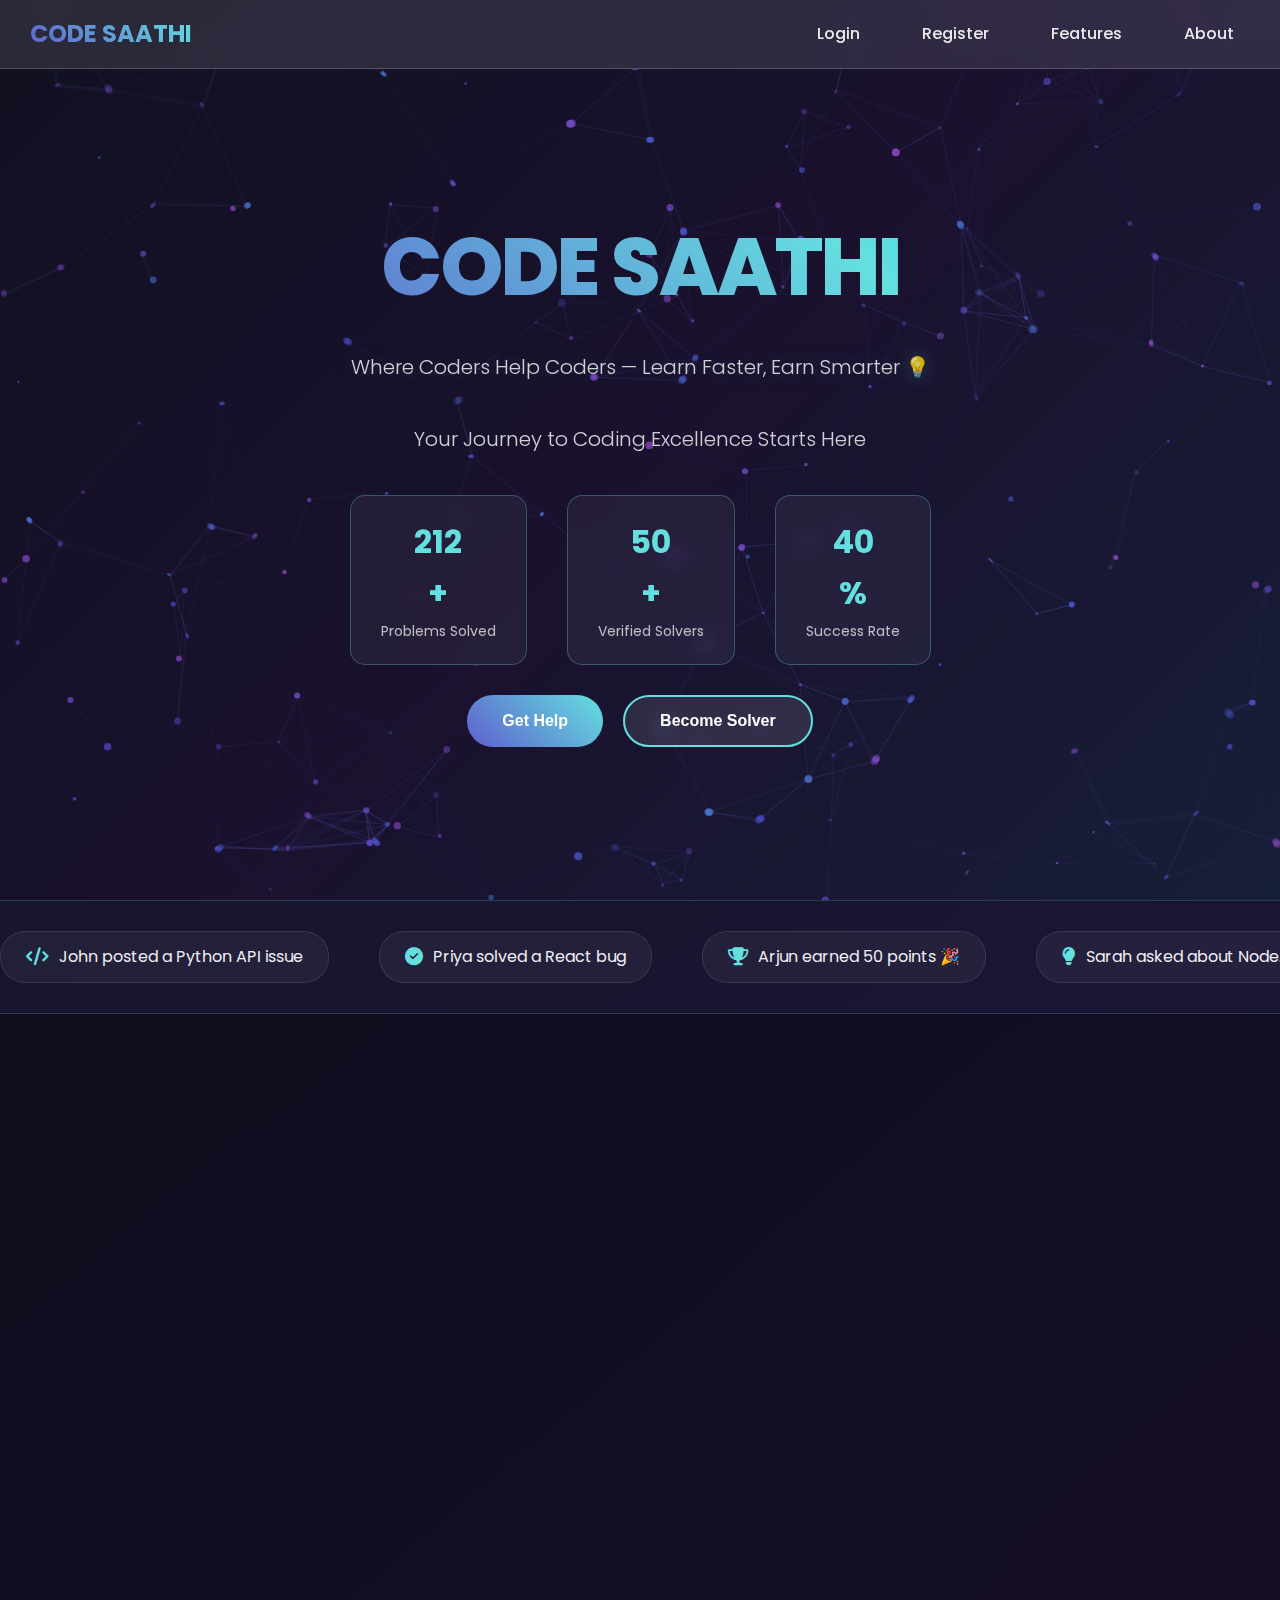
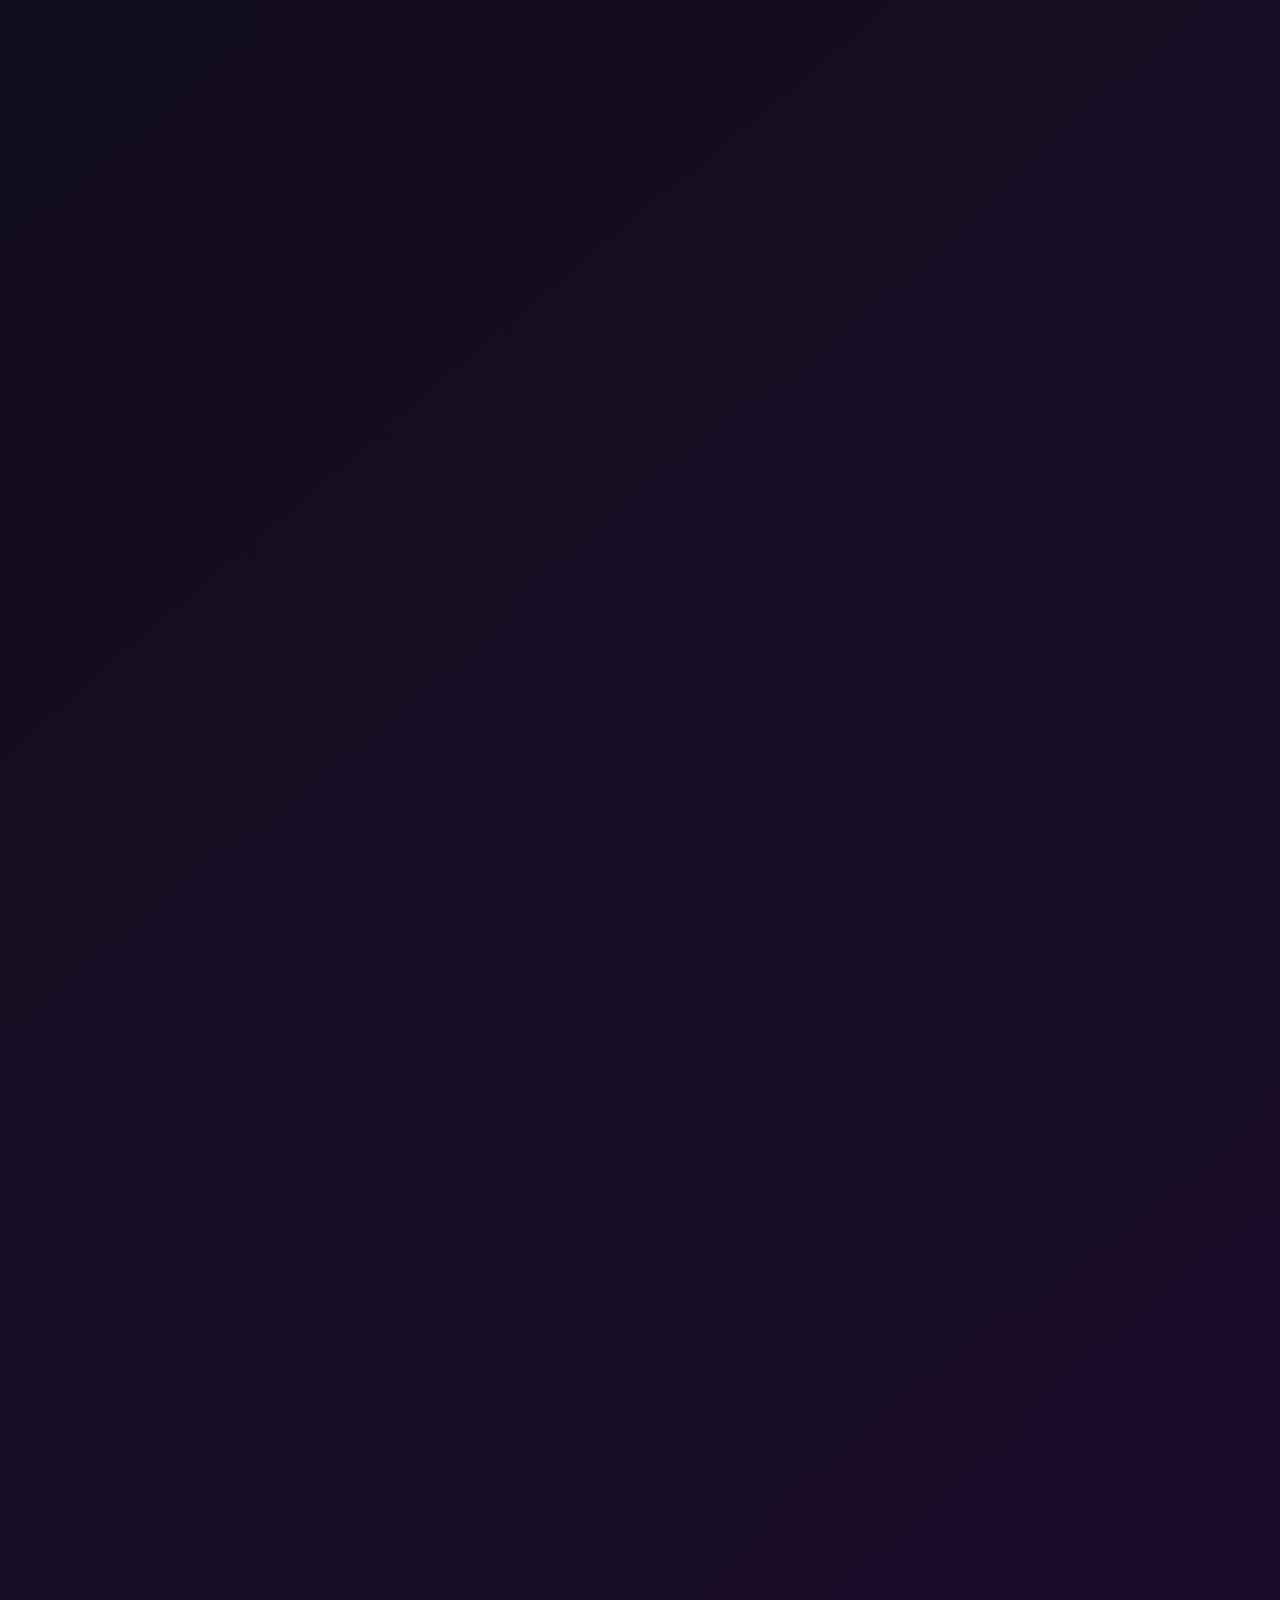
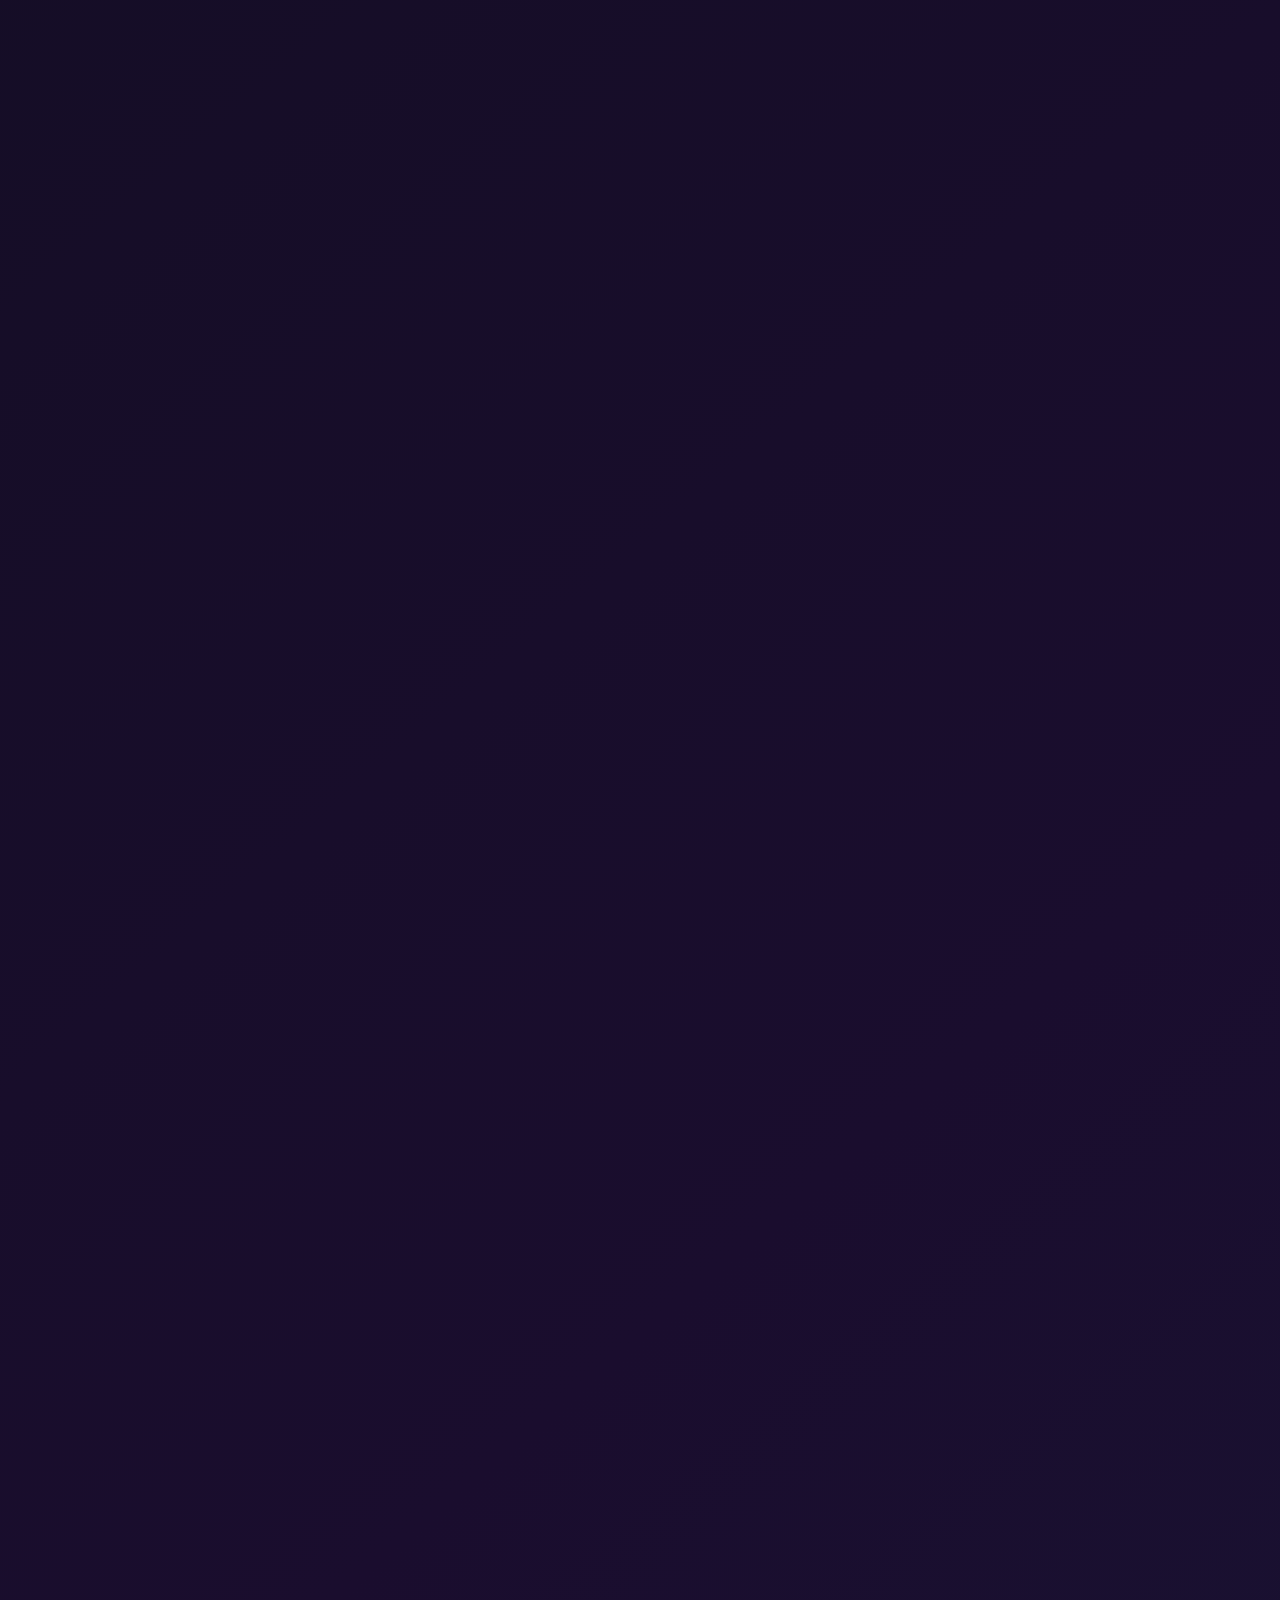
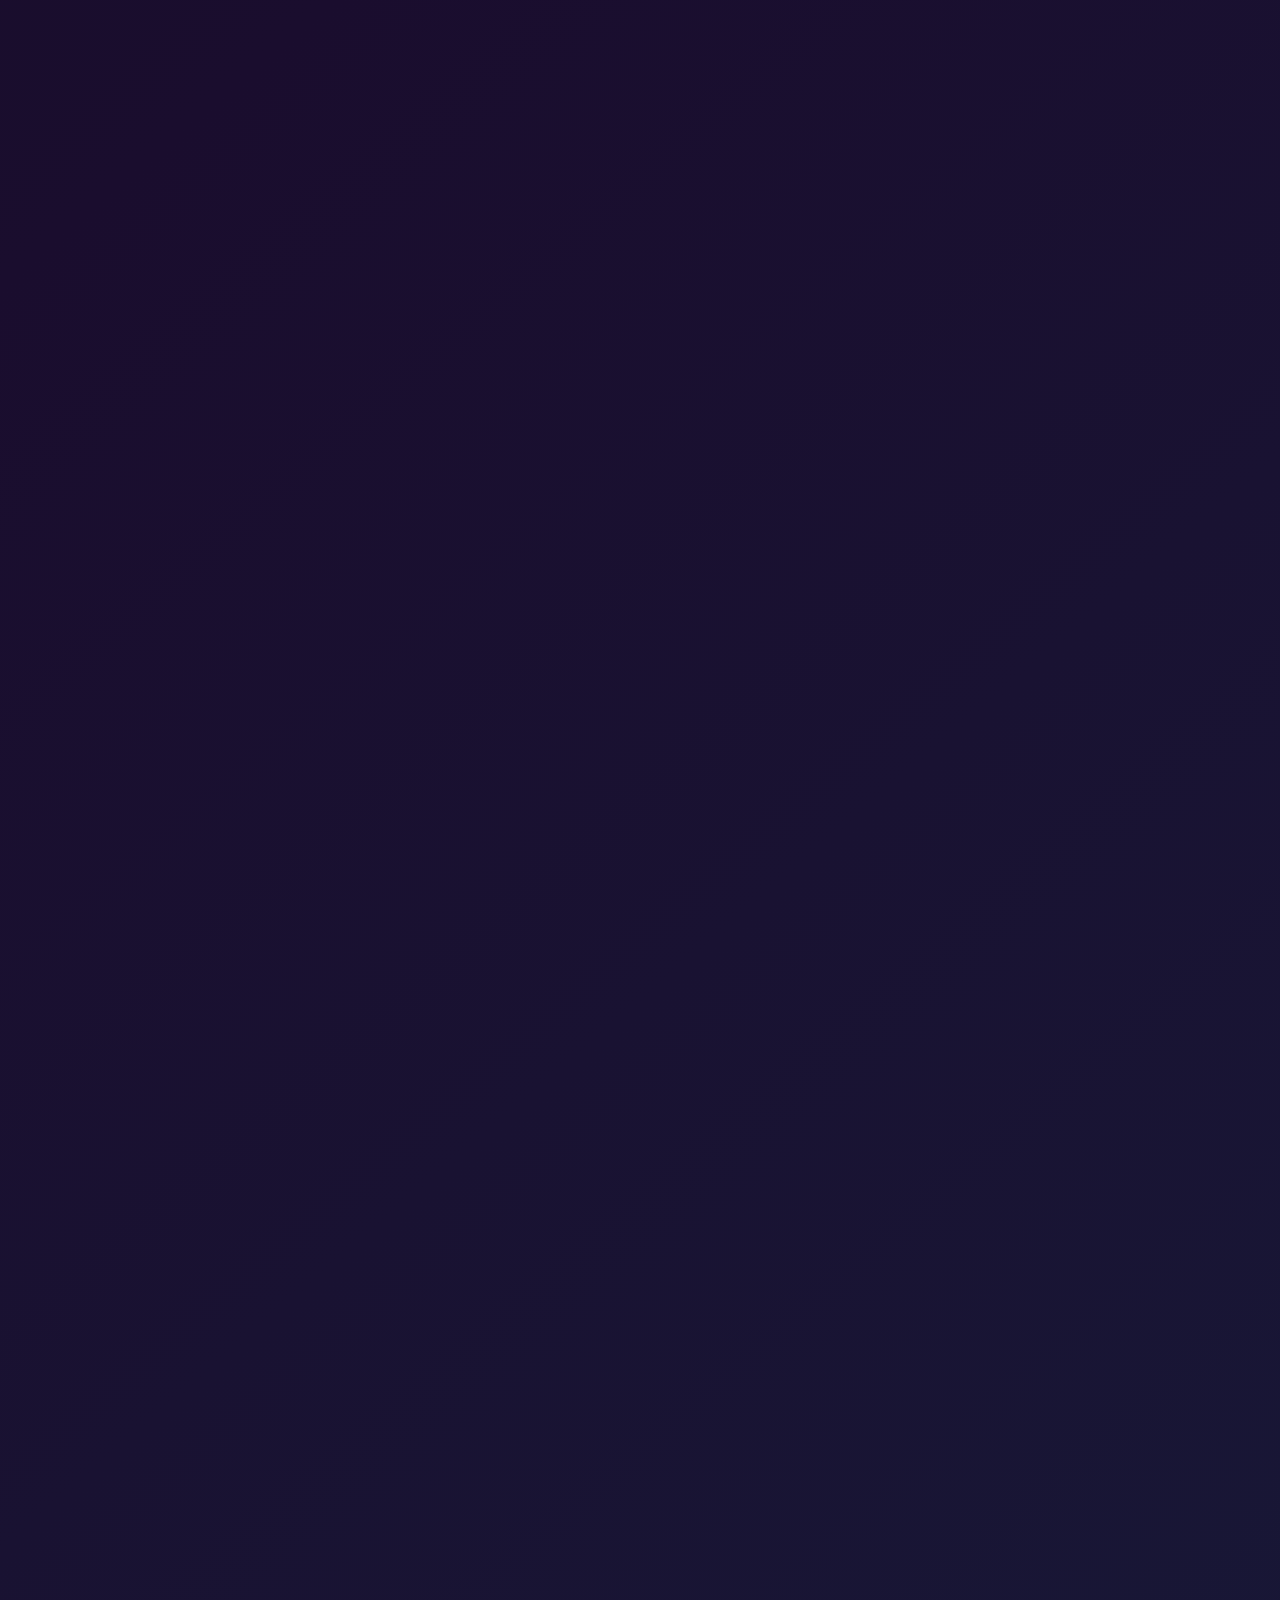
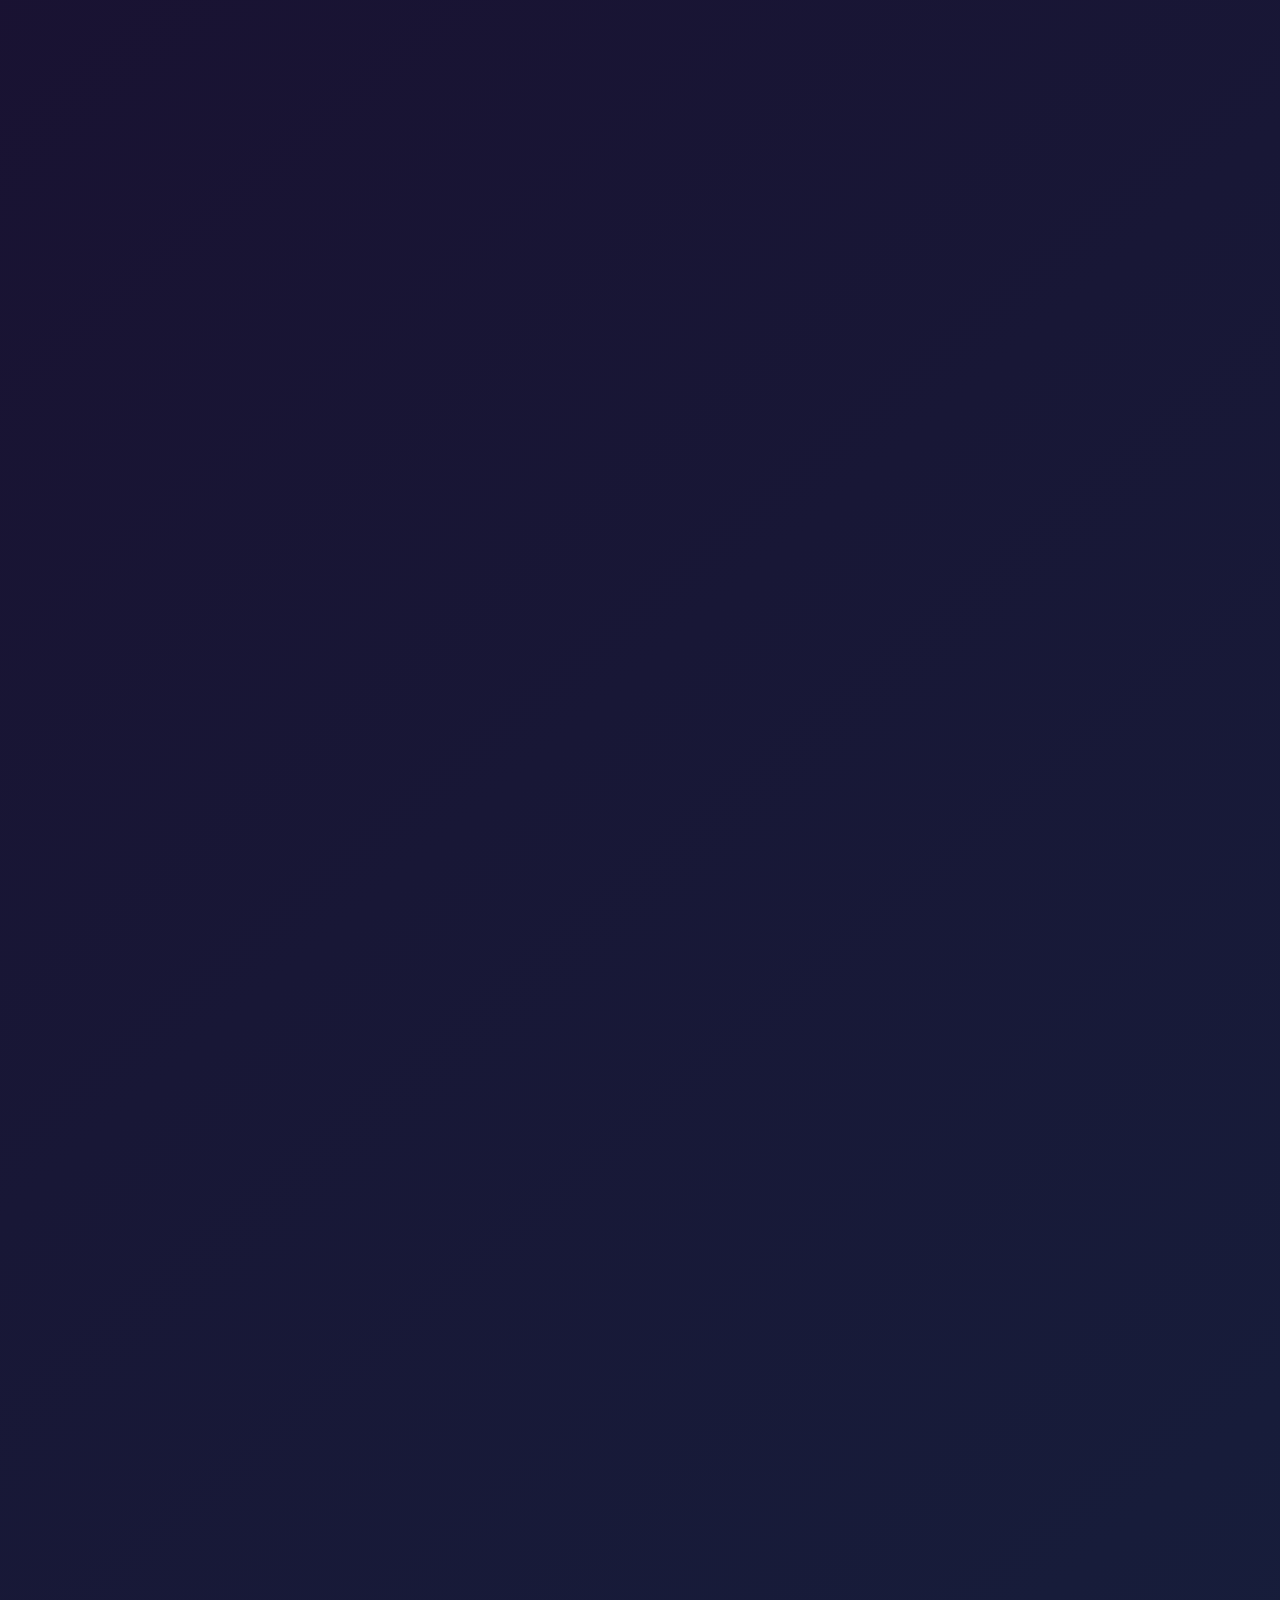
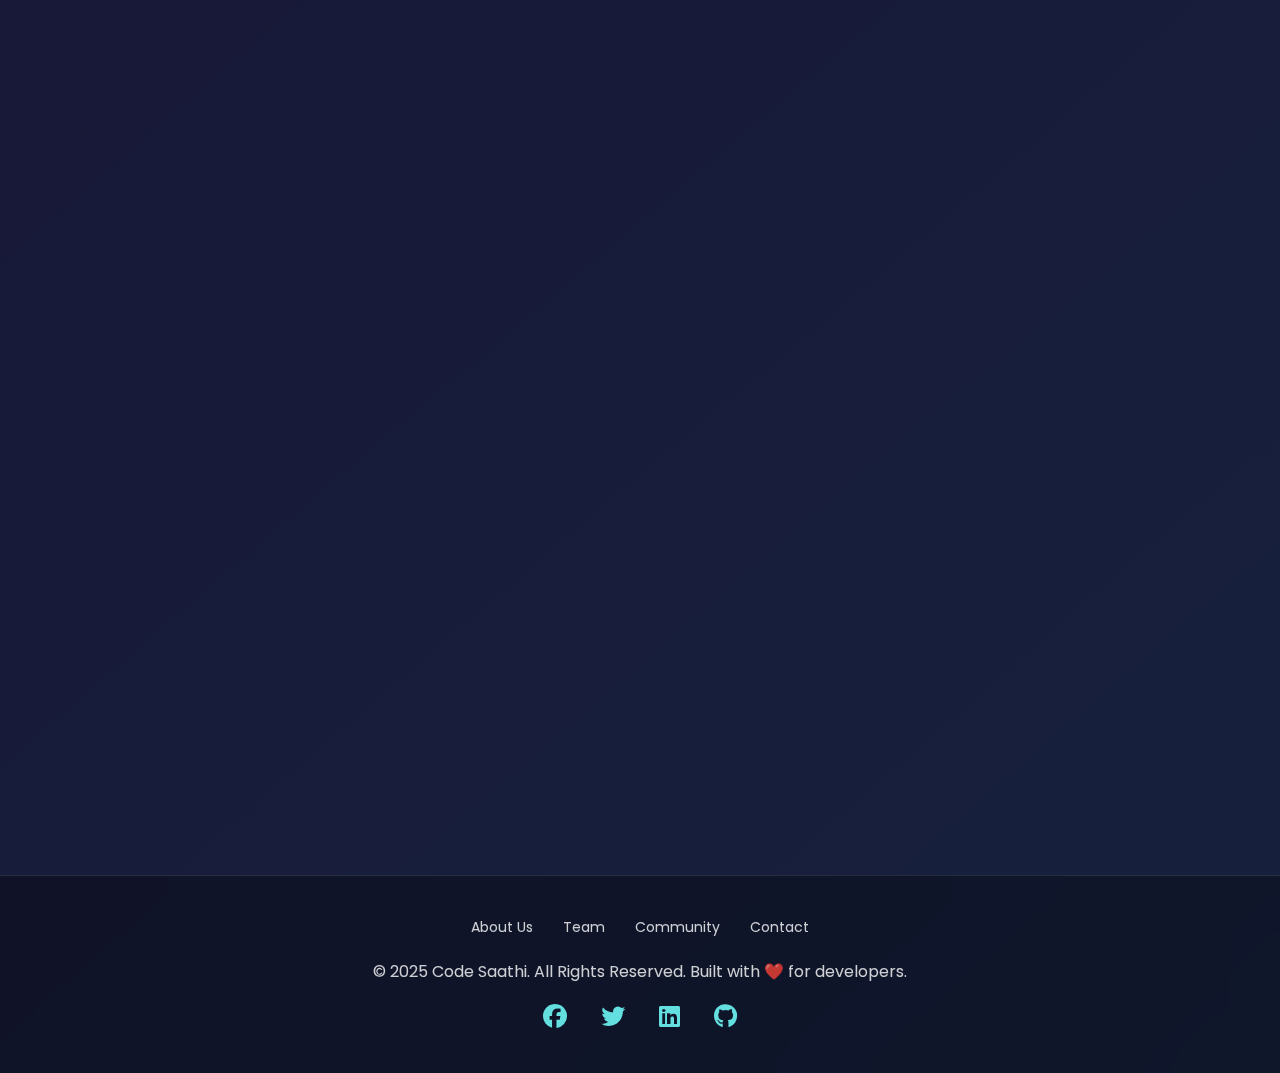
<file: homepage.html>
<!DOCTYPE html>
<html lang="en">
<head>
  <meta charset="UTF-8">
  <meta name="viewport" content="width=device-width, initial-scale=1.0">
  <title>Code Saathi – Where Coders Help Coders</title>
  <meta name="description" content="Code Saathi - Learn faster, earn smarter. Get instant coding help from verified developers and earn rewards while solving problems.">
  <link rel="icon" href="data:image/svg+xml,<svg xmlns='http://www.w3.org/2000/svg' viewBox='0 0 100 100'><text y='.9em' font-size='90'>💻</text></svg>">
  <link href="https://fonts.googleapis.com/css2?family=Poppins:wght@300;400;500;600;700;800&display=swap" rel="stylesheet">
  <link rel="stylesheet" href="https://cdnjs.cloudflare.com/ajax/libs/font-awesome/6.5.0/css/all.min.css">
  <link href="https://unpkg.com/aos@2.3.1/dist/aos.css" rel="stylesheet">

  <style>
    * { 
      margin: 0; 
      padding: 0; 
      box-sizing: border-box; 
    }
    
    body { 
      font-family: 'Poppins', sans-serif; 
      background: linear-gradient(135deg, #0d0d1a 0%, #1a0d2e 50%, #16213e 100%);
      color: #f0f0f5; 
      line-height: 1.6; 
      overflow-x: hidden;
    }
    
    a { 
      text-decoration: none; 
      color: inherit; 
    }

    /* Scroll Progress Bar */
    .scroll-progress {
      position: fixed;
      top: 0;
      left: 0;
      height: 3px;
      background: linear-gradient(90deg, #5E60CE, #64DFDF);
      z-index: 10000;
      transition: width 0.1s ease;
    }

    /* Glassmorphism Navbar */
    header {
      background: rgba(255, 255, 255, 0.1);
      backdrop-filter: blur(20px);
      -webkit-backdrop-filter: blur(20px);
      border-bottom: 1px solid rgba(255, 255, 255, 0.2);
      padding: 15px 30px;
      display: flex; 
      justify-content: space-between; 
      align-items: center;
      position: fixed; 
      top: 0; 
      left: 0;
      right: 0;
      z-index: 1000;
      transition: all 0.3s ease;
    }

    .logo { 
      font-size: 24px; 
      font-weight: 700; 
      background: linear-gradient(45deg, #5E60CE 0%, #64DFDF 100%);
      -webkit-background-clip: text;
      -webkit-text-fill-color: transparent;
      background-clip: text;
      animation: glow 2s ease-in-out infinite alternate;
    }

    @keyframes glow {
      from { filter: drop-shadow(0 0 5px rgba(94, 96, 206, 0.5)); }
      to { filter: drop-shadow(0 0 20px rgba(94, 96, 206, 0.8)); }
    }
    
    header ul { 
      list-style: none; 
      display: flex; 
      gap: 30px; 
    }
    
    header a { 
      color: rgba(255, 255, 255, 0.9); 
      font-weight: 500; 
      transition: all 0.3s ease;
      position: relative;
      padding: 8px 16px;
      border-radius: 8px;
    }
    
    header a:hover { 
      color: #64DFDF;
      background: rgba(100, 223, 223, 0.1);
      transform: translateY(-2px);
      box-shadow: 0 5px 15px rgba(100, 223, 223, 0.3);
    }

    /* Mobile nav */
    .menu-toggle { 
      display: none; 
      font-size: 24px; 
      cursor: pointer; 
      color: #fff; 
    }
    
    @media(max-width:768px) {
      header ul { 
        display: none; 
        flex-direction: column; 
        background: rgba(20, 20, 40, 0.95);
        backdrop-filter: blur(20px);
        position: absolute; 
        top: 70px; 
        right: 20px; 
        width: 250px; 
        padding: 20px;
        border-radius: 12px;
        border: 1px solid rgba(255, 255, 255, 0.1);
      }
      header ul.active { display: flex; }
      .menu-toggle { display: block; }
    }

    /* Hero Section with Enhanced Tagline */
    .hero {
      text-align: center; 
      padding: 150px 20px 100px; 
      position: relative;
      overflow: hidden;
      background: linear-gradient(135deg, #0d0d1a 0%, #1a0d2e 50%, #16213e 100%);
      min-height: 100vh;
      display: flex;
      flex-direction: column;
      justify-content: center;
      align-items: center;
    }

    .hero canvas {
      position: absolute;
      top: 0; 
      left: 0;
      width: 100%;
      height: 100%;
      z-index: 0;
    }

    .hero-content {
      position: relative;
      z-index: 10;
      max-width: 900px;
    }

    .hero h1 {
      font-size: clamp(48px, 8vw, 80px);
      margin-bottom: 20px;
      background: linear-gradient(45deg, #5E60CE 0%, #64DFDF 50%, #00d4ff 100%);
      background-size: 200% 200%;
      -webkit-background-clip: text;
      -webkit-text-fill-color: transparent;
      background-clip: text;
      animation: gradientShift 3s ease infinite;
      font-weight: 800;
      letter-spacing: -2px;
    }

    @keyframes gradientShift {
      0%, 100% { background-position: 0% 50%; }
      50% { background-position: 100% 50%; }
    }

    .hero-tagline {
      font-size: clamp(20px, 3.5vw, 28px);
      color: #64DFDF;
      margin-bottom: 15px;
      font-weight: 600;
      text-shadow: 0 0 20px rgba(100, 223, 223, 0.3);
    }

    .hero p { 
      font-size: clamp(16px, 2.5vw, 20px); 
      color: rgba(255, 255, 255, 0.8); 
      margin-bottom: 40px;
      font-weight: 300;
    }

    /* Floating Stats */
    .floating-stats {
      display: flex;
      justify-content: center;
      gap: 40px;
      margin: 30px 0;
      flex-wrap: wrap;
    }

    .stat-item {
      background: rgba(255, 255, 255, 0.05);
      backdrop-filter: blur(10px);
      padding: 20px 30px;
      border-radius: 15px;
      border: 1px solid rgba(100, 223, 223, 0.3);
      animation: float 3s ease-in-out infinite;
    }

    .stat-item:nth-child(2) {
      animation-delay: 0.5s;
    }

    .stat-item:nth-child(3) {
      animation-delay: 1s;
    }

    @keyframes float {
      0%, 100% { transform: translateY(0); }
      50% { transform: translateY(-10px); }
    }

    .stat-number {
      font-size: 32px;
      font-weight: 700;
      color: #64DFDF;
      display: block;
    }

    .stat-label {
      font-size: 14px;
      color: rgba(255, 255, 255, 0.7);
    }

    .hero-cta {
      display: flex;
      gap: 20px;
      justify-content: center;
      flex-wrap: wrap;
    }

    .cta-button {
      padding: 15px 35px;
      border-radius: 50px;
      background: linear-gradient(45deg, #5E60CE 0%, #64DFDF 100%);
      color: white;
      font-size: 16px;
      font-weight: 600;
      transition: all 0.3s ease;
      border: none;
      cursor: pointer;
      position: relative;
      overflow: hidden;
    }

    .cta-button:hover {
      transform: translateY(-3px);
      box-shadow: 0 20px 40px rgba(94, 96, 206, 0.4);
    }

    .cta-button.secondary {
      background: rgba(255, 255, 255, 0.1);
      backdrop-filter: blur(10px);
      border: 2px solid #64DFDF;
    }

    /* Live Problem Feed */
    .live-feed {
      background: rgba(94, 96, 206, 0.1);
      padding: 30px 0;
      overflow: hidden;
      border-top: 1px solid rgba(100, 223, 223, 0.2);
      border-bottom: 1px solid rgba(100, 223, 223, 0.2);
    }

    .feed-ticker {
      display: flex;
      gap: 50px;
      animation: scroll 30s linear infinite;
      white-space: nowrap;
    }

    @keyframes scroll {
      0% { transform: translateX(0); }
      100% { transform: translateX(-50%); }
    }

    .feed-item {
      display: inline-flex;
      align-items: center;
      gap: 10px;
      background: rgba(255, 255, 255, 0.05);
      padding: 12px 25px;
      border-radius: 25px;
      border: 1px solid rgba(255, 255, 255, 0.1);
    }

    .feed-item i {
      color: #64DFDF;
      font-size: 18px;
    }
    

    /* How It Works Section */
    .how-it-works {
      padding: 100px 20px;
      text-align: center;
    }

    .how-it-works h2 {
      font-size: clamp(32px, 5vw, 48px);
      margin-bottom: 60px;
      background: linear-gradient(45deg, #5E60CE, #64DFDF);
      -webkit-background-clip: text;
      -webkit-text-fill-color: transparent;
      background-clip: text;
      font-weight: 700;
    }

    .steps-container {
      display: grid;
      grid-template-columns: repeat(auto-fit, minmax(280px, 1fr));
      gap: 40px;
      max-width: 1200px;
      margin: 0 auto;
      position: relative;
    }

    .step {
      background: rgba(255, 255, 255, 0.05);
      backdrop-filter: blur(20px);
      padding: 40px 30px;
      border-radius: 20px;
      border: 2px solid rgba(100, 223, 223, 0.2);
      transition: all 0.3s ease;
      position: relative;
    }

    .step:hover {
      transform: translateY(-10px);
      border-color: #64DFDF;
      box-shadow: 0 30px 60px rgba(100, 223, 223, 0.2);
    }

    .step-number {
      width: 60px;
      height: 60px;
      background: linear-gradient(45deg, #5E60CE, #64DFDF);
      border-radius: 50%;
      display: flex;
      align-items: center;
      justify-content: center;
      font-size: 28px;
      font-weight: 700;
      margin: 0 auto 20px;
    }

    .step i {
      font-size: 48px;
      margin-bottom: 20px;
      color: #64DFDF;
    }

    .step h3 {
      font-size: 24px;
      margin-bottom: 15px;
      color: #64DFDF;
    }

    .step p {
      color: rgba(255, 255, 255, 0.8);
    }

    /* Featured Solvers / Leaderboard */
    .featured-solvers {
      padding: 100px 20px;
      background: rgba(0, 0, 0, 0.2);
    }

    .featured-solvers h2 {
      text-align: center;
      font-size: clamp(32px, 5vw, 48px);
      margin-bottom: 60px;
      background: linear-gradient(45deg, #5E60CE, #64DFDF);
      -webkit-background-clip: text;
      -webkit-text-fill-color: transparent;
      background-clip: text;
      font-weight: 700;
    }

    .solvers-grid {
      display: grid;
      grid-template-columns: repeat(auto-fit, minmax(280px, 1fr));
      gap: 30px;
      max-width: 1200px;
      margin: 0 auto 40px;
    }

    .solver-card {
      background: rgba(255, 255, 255, 0.05);
      backdrop-filter: blur(20px);
      padding: 30px;
      border-radius: 20px;
      border: 2px solid rgba(100, 223, 223, 0.2);
      text-align: center;
      transition: all 0.3s ease;
      position: relative;
    }

    .solver-card:hover {
      transform: translateY(-10px);
      border-color: #64DFDF;
      box-shadow: 0 30px 60px rgba(100, 223, 223, 0.2);
    }

    .medal {
      position: absolute;
      top: -15px;
      right: 20px;
      font-size: 40px;
      animation: bounce 2s ease-in-out infinite;
    }

    @keyframes bounce {
      0%, 100% { transform: translateY(0); }
      50% { transform: translateY(-10px); }
    }

    .solver-avatar {
      width: 100px;
      height: 100px;
      border-radius: 50%;
      margin: 0 auto 20px;
      border: 3px solid #64DFDF;
      background: linear-gradient(45deg, #5E60CE, #64DFDF);
      display: flex;
      align-items: center;
      justify-content: center;
      font-size: 40px;
    }

    .solver-name {
      font-size: 22px;
      font-weight: 600;
      margin-bottom: 10px;
      color: #64DFDF;
    }

    .solver-stats {
      display: flex;
      justify-content: space-around;
      margin-top: 20px;
      padding-top: 20px;
      border-top: 1px solid rgba(255, 255, 255, 0.1);
    }

    .stat {
      text-align: center;
    }

    .stat-value {
      display: block;
      font-size: 24px;
      font-weight: 700;
      color: #64DFDF;
    }

    .stat-name {
      font-size: 12px;
      color: rgba(255, 255, 255, 0.6);
    }

    .skill-tags {
      display: flex;
      flex-wrap: wrap;
      gap: 8px;
      justify-content: center;
      margin-top: 15px;
    }

    .skill-tag {
      background: rgba(100, 223, 223, 0.1);
      padding: 5px 15px;
      border-radius: 15px;
      font-size: 12px;
      color: #64DFDF;
      border: 1px solid rgba(100, 223, 223, 0.3);
    }

    .view-leaderboard {
      text-align: center;
      margin-top: 40px;
    }

    .view-leaderboard a {
      display: inline-block;
      padding: 15px 40px;
      background: linear-gradient(45deg, #5E60CE, #64DFDF);
      border-radius: 50px;
      font-weight: 600;
      transition: all 0.3s ease;
    }

    .view-leaderboard a:hover {
      transform: translateY(-3px);
      box-shadow: 0 20px 40px rgba(100, 223, 223, 0.3);
    }

    /* Testimonials */
    .testimonials {
      padding: 100px 20px;
    }

    .testimonials h2 {
      text-align: center;
      font-size: clamp(32px, 5vw, 48px);
      margin-bottom: 60px;
      background: linear-gradient(45deg, #5E60CE, #64DFDF);
      -webkit-background-clip: text;
      -webkit-text-fill-color: transparent;
      background-clip: text;
      font-weight: 700;
    }

    .testimonial-slider {
      max-width: 1000px;
      margin: 0 auto;
      position: relative;
      overflow: hidden;
    }

    .testimonial-track {
      display: flex;
      transition: transform 0.5s ease;
    }

    .testimonial-card {
      min-width: 100%;
      background: rgba(255, 255, 255, 0.05);
      backdrop-filter: blur(20px);
      padding: 40px;
      border-radius: 20px;
      border: 2px solid rgba(100, 223, 223, 0.2);
      text-align: center;
    }

    .testimonial-text {
      font-size: 18px;
      font-style: italic;
      color: rgba(255, 255, 255, 0.9);
      margin-bottom: 20px;
      line-height: 1.8;
    }

    .testimonial-author {
      font-weight: 600;
      color: #64DFDF;
      font-size: 16px;
    }

    .slider-dots {
      display: flex;
      justify-content: center;
      gap: 10px;
      margin-top: 30px;
    }

    .dot {
      width: 12px;
      height: 12px;
      border-radius: 50%;
      background: rgba(255, 255, 255, 0.3);
      cursor: pointer;
      transition: all 0.3s ease;
    }

    .dot.active {
      background: #64DFDF;
      transform: scale(1.3);
    }

    /* Rewards Showcase */
    .rewards-showcase {
      padding: 100px 20px;
      background: rgba(94, 96, 206, 0.05);
      text-align: center;
    }

    .rewards-showcase h2 {
      font-size: clamp(32px, 5vw, 48px);
      margin-bottom: 60px;
      background: linear-gradient(45deg, #5E60CE, #64DFDF);
      -webkit-background-clip: text;
      -webkit-text-fill-color: transparent;
      background-clip: text;
      font-weight: 700;
    }

    .reward-flow {
      display: flex;
      justify-content: center;
      align-items: center;
      gap: 30px;
      max-width: 1200px;
      margin: 0 auto;
      flex-wrap: wrap;
    }

    .reward-step {
      background: rgba(255, 255, 255, 0.05);
      backdrop-filter: blur(20px);
      padding: 30px;
      border-radius: 20px;
      border: 2px solid rgba(100, 223, 223, 0.2);
      min-width: 200px;
      transition: all 0.3s ease;
    }

    .reward-step:hover {
      transform: scale(1.05);
      border-color: #64DFDF;
    }

    .reward-icon {
      font-size: 60px;
      margin-bottom: 15px;
      animation: pulse 2s ease-in-out infinite;
    }

    @keyframes pulse {
      0%, 100% { transform: scale(1); }
      50% { transform: scale(1.1); }
    }

    .reward-arrow {
      font-size: 40px;
      color: #64DFDF;
    }

    .reward-counter {
      font-size: 48px;
      font-weight: 700;
      color: #64DFDF;
      margin: 20px 0;
    }

    /* About Section */
    .about { 
      padding: 100px 20px; 
      position: relative;
    }
    
    .about-container {
      max-width: 1200px;
      margin: 0 auto;
      background: rgba(255, 255, 255, 0.05);
      backdrop-filter: blur(20px);
      border-radius: 24px;
      padding: 60px;
      border: 1px solid rgba(255, 255, 255, 0.1);
      position: relative;
      overflow: hidden;
    }

    .about-container::before {
      content: '';
      position: absolute;
      top: 0;
      left: 0;
      right: 0;
      height: 1px;
      background: linear-gradient(90deg, transparent, rgba(100, 223, 223, 0.5), transparent);
    }
    
    .about h2 { 
      text-align: center; 
      font-size: clamp(32px, 5vw, 48px); 
      margin-bottom: 60px; 
      background: linear-gradient(45deg, #5E60CE, #64DFDF);
      -webkit-background-clip: text;
      -webkit-text-fill-color: transparent;
      background-clip: text;
      font-weight: 700;
    }
    
    .about-content {
      display: grid;
      grid-template-columns: 1fr 1fr;
      gap: 60px;
      align-items: center;
    }

    @media(max-width: 768px) {
      .about-content {
        grid-template-columns: 1fr;
        gap: 40px;
      }
      .about-container {
        padding: 40px 30px;
      }
    }
    
    .about-text { 
      font-size: 18px; 
      color: rgba(255, 255, 255, 0.8); 
      line-height: 1.8;
    }
    
    .about-images { 
      display: grid;
      grid-template-columns: repeat(2, 1fr);
      gap: 20px;
    }
    
    .about-images img {
      width: 100%; 
      height: 200px;
      object-fit: cover;
      border-radius: 16px;
      transition: all 0.3s ease;
      border: 1px solid rgba(255, 255, 255, 0.1);
    }
    
    .about-images img:hover {
      transform: translateY(-10px) scale(1.05);
      box-shadow: 0 20px 40px rgba(0, 0, 0, 0.3);
    }

    .about-images img:first-child {
      grid-column: span 2;
      height: 250px;
    }

    /* Features Section */
    .features { 
      padding: 100px 20px; 
      text-align: center;
    }
    
    .features h2 { 
      font-size: clamp(32px, 5vw, 48px); 
      margin-bottom: 60px; 
      background: linear-gradient(45deg, #5E60CE, #64DFDF);
      -webkit-background-clip: text;
      -webkit-text-fill-color: transparent;
      background-clip: text;
      font-weight: 700;
    }
    
    .feature-grid { 
      display: grid; 
      grid-template-columns: repeat(auto-fit, minmax(300px, 1fr)); 
      gap: 30px; 
      max-width: 1200px;
      margin: 0 auto;
    }
    
    .feature {
      background: rgba(255, 255, 255, 0.05);
      backdrop-filter: blur(20px);
      padding: 40px 30px; 
      border-radius: 20px; 
      border: 1px solid rgba(255, 255, 255, 0.1);
      transition: all 0.3s ease;
      position: relative;
      overflow: hidden;
    }

    .feature::before {
      content: '';
      position: absolute;
      top: 0;
      left: 0;
      right: 0;
      height: 2px;
      background: linear-gradient(90deg, #5E60CE, #64DFDF);
      transform: scaleX(0);
      transition: transform 0.3s ease;
    }
    
    .feature:hover {
      transform: translateY(-10px);
      box-shadow: 0 30px 60px rgba(100, 223, 223, 0.2);
      border-color: rgba(100, 223, 223, 0.3);
    }

    .feature:hover::before {
      transform: scaleX(1);
    }
    
    .feature i { 
      font-size: 48px; 
      margin-bottom: 20px; 
      background: linear-gradient(45deg, #5E60CE, #64DFDF);
      -webkit-background-clip: text;
      -webkit-text-fill-color: transparent;
      background-clip: text;
    }
    
    .feature h3 { 
      margin-bottom: 15px; 
      font-size: 22px;
      font-weight: 600;
    }

    .feature p {
      color: rgba(255, 255, 255, 0.7);
      line-height: 1.6;
    }

    /* Choose Mode Section */
    .choose-mode { 
      padding: 100px 20px; 
      text-align: center;
    }
    
    .choose-mode h2 { 
      margin-bottom: 50px; 
      font-size: clamp(32px, 5vw, 48px); 
      background: linear-gradient(45deg, #5E60CE, #64DFDF);
      -webkit-background-clip: text;
      -webkit-text-fill-color: transparent;
      background-clip: text;
      font-weight: 700;
    }
    
    .mode-buttons { 
      display: flex; 
      justify-content: center; 
      gap: 40px; 
      flex-wrap: wrap; 
    }
    
    .mode-buttons a {
      padding: 25px 50px; 
      border-radius: 50px;
      background: linear-gradient(45deg, #5E60CE 0%, #64DFDF 100%);
      color: white; 
      font-size: 20px; 
      font-weight: 600;
      transition: all 0.3s ease; 
      position: relative;
      overflow: hidden;
      min-width: 200px;
    }

    .mode-buttons a::before {
      content: '';
      position: absolute;
      top: 0;
      left: -100%;
      width: 100%;
      height: 100%;
      background: linear-gradient(90deg, transparent, rgba(255, 255, 255, 0.2), transparent);
      transition: left 0.5s ease;
    }
    
    .mode-buttons a:hover {
      transform: translateY(-5px) scale(1.05);
      box-shadow: 0 25px 50px rgba(100, 223, 223, 0.4);
    }

    .mode-buttons a:hover::before {
      left: 100%;
    }

    /* Team Section */
    .team-member:hover {
      transform: translateY(-10px);
      box-shadow: 0 25px 50px rgba(0, 0, 0, 0.3);
      border-color: rgba(100, 223, 223, 0.3);
    }

    .team-member:hover::before {
      transform: scaleX(1);
    }
    
    .team-member img { 
      width: 100px; 
      height: 100px;
      border-radius: 50%; 
      margin-bottom: 20px; 
      border: 3px solid rgba(100, 223, 223, 0.3);
      transition: all 0.3s ease;
    }

    .team-member:hover img {
      border-color: #64DFDF;
      transform: scale(1.1);
    }
    
    .team-member h3 { 
      font-size: 20px; 
      margin-bottom: 10px;
      font-weight: 600;
    }
    
    .team-member ul {
      list-style: none;
      margin-bottom: 20px;
    }

    .team-member li {
      font-size: 14px; 
      color: rgba(255, 255, 255, 0.7); 
      margin-bottom: 5px;
      position: relative;
      padding-left: 15px;
    }

    .team-member li::before {
      content: '•';
      position: absolute;
      left: 0;
      color: #64DFDF;
    }
    
    .team-links a { 
      margin: 0 10px; 
      font-size: 20px; 
      color: #64DFDF; 
      transition: all 0.3s ease;
      display: inline-block;
    }
    
    .team-links a:hover { 
      color: #00d4ff; 
      transform: translateY(-3px);
    }

    /* FAQ Section */
    .faq { 
      padding: 100px 20px;
      max-width: 800px;
      margin: 0 auto;
    }
    
    .faq h2 { 
      text-align: center; 
      font-size: clamp(32px, 5vw, 48px); 
      margin-bottom: 60px; 
      background: linear-gradient(45deg, #5E60CE, #64DFDF);
      -webkit-background-clip: text;
      -webkit-text-fill-color: transparent;
      background-clip: text;
      font-weight: 700;
    }
    
    .faq-item { 
      background: rgba(255, 255, 255, 0.05);
      backdrop-filter: blur(20px);
      margin-bottom: 20px; 
      border-radius: 16px;
      border: 1px solid rgba(255, 255, 255, 0.1);
      overflow: hidden;
      transition: all 0.3s ease;
    }

    .faq-item:hover {
      border-color: rgba(100, 223, 223, 0.3);
    }
    
    .faq-item h3 { 
      font-size: 18px; 
      cursor: pointer; 
      color: #fff;
      padding: 25px 30px;
      margin: 0;
      transition: all 0.3s ease;
      position: relative;
    }

    .faq-item h3::after {
      content: '+';
      position: absolute;
      right: 30px;
      top: 50%;
      transform: translateY(-50%);
      font-size: 24px;
      transition: transform 0.3s ease;
    }

    .faq-item.active h3::after {
      transform: translateY(-50%) rotate(45deg);
    }

    .faq-item h3:hover {
      color: #64DFDF;
    }
    
    .faq-item p { 
      display: none; 
      font-size: 16px; 
      color: rgba(255, 255, 255, 0.8); 
      padding: 0 30px 25px;
      line-height: 1.6;
    }

    .faq-item.active p {
      display: block;
      animation: fadeIn 0.3s ease;
    }

    @keyframes fadeIn {
      from { opacity: 0; transform: translateY(-10px); }
      to { opacity: 1; transform: translateY(0); }
    }

    /* Terms Section */
    .terms { 
      padding: 80px 20px; 
      text-align: center;
      max-width: 1000px;
      margin: 0 auto;
    }
    
    .terms h2 { 
      font-size: clamp(32px, 5vw, 48px); 
      margin-bottom: 30px; 
      background: linear-gradient(45deg, #5E60CE, #64DFDF);
      -webkit-background-clip: text;
      -webkit-text-fill-color: transparent;
      background-clip: text;
      font-weight: 700;
    }
    
    .terms p { 
      max-width: 800px; 
      margin: auto; 
      font-size: 16px; 
      color: rgba(255, 255, 255, 0.8); 
      line-height: 1.8;
    }

    /* Footer CTA */
    .footer-cta {
      background: linear-gradient(135deg, rgba(94, 96, 206, 0.2), rgba(100, 223, 223, 0.2));
      padding: 80px 20px;
      text-align: center;
      border-top: 1px solid rgba(100, 223, 223, 0.3);
    }

    .footer-cta h2 {
      font-size: clamp(32px, 5vw, 48px);
      margin-bottom: 30px;
      color: #64DFDF;
      font-weight: 700;
    }

    .footer-cta-buttons {
      display: flex;
      justify-content: center;
      gap: 30px;
      flex-wrap: wrap;
      margin-bottom: 40px;
    }

    .footer-cta-buttons a {
      padding: 18px 40px;
      border-radius: 50px;
      background: linear-gradient(45deg, #5E60CE, #64DFDF);
      color: white;
      font-size: 18px;
      font-weight: 600;
      transition: all 0.3s ease;
      display: inline-block;
    }

    .footer-cta-buttons a:hover {
      transform: translateY(-5px);
      box-shadow: 0 25px 50px rgba(100, 223, 223, 0.4);
    }

    /* Footer */
    footer {
      background: rgba(0, 0, 0, 0.3);
      backdrop-filter: blur(20px);
      color: rgba(255, 255, 255, 0.8); 
      text-align: center; 
      padding: 40px 20px; 
      border-top: 1px solid rgba(255, 255, 255, 0.1);
    }

    .footer-links {
      display: flex;
      justify-content: center;
      gap: 30px;
      margin-bottom: 20px;
      flex-wrap: wrap;
    }

    .footer-links a {
      color: rgba(255, 255, 255, 0.8);
      transition: all 0.3s ease;
      font-size: 14px;
    }

    .footer-links a:hover {
      color: #64DFDF;
    }
    
    footer .social { 
      margin-top: 20px; 
    }
    
    footer i { 
      margin: 0 15px; 
      font-size: 24px; 
      color: #64DFDF; 
      transition: all 0.3s ease;
      display: inline-block;
    }
    
    footer i:hover { 
      color: #00d4ff; 
      transform: translateY(-3px);
    }

    /* Responsive adjustments */
    @media (max-width: 768px) {
      .hero {
        padding: 120px 20px 80px;
      }

      .about-container,
      .feature,
      .team-member,
      .faq-item {
        margin: 0 10px;
      }

      .mode-buttons {
        gap: 20px;
      }

      .mode-buttons a {
        min-width: auto;
        padding: 20px 40px;
      }

      .hero-cta {
        flex-direction: column;
        align-items: center;
      }

      .cta-button {
        width: 200px;
      }

      .floating-stats {
        gap: 20px;
      }

      .stat-item {
        padding: 15px 20px;
      }

      .reward-flow {
        flex-direction: column;
      }

      .reward-arrow {
        transform: rotate(90deg);
      }

      .steps-container {
        grid-template-columns: 1fr;
      }
    }
  </style>
</head>
<body>

<!-- Scroll Progress Bar -->
<div class="scroll-progress" id="scrollProgress"></div>

<!-- Glassmorphism Navbar -->
<header>
  <div class="logo">CODE SAATHI</div>
  <i class="fas fa-bars menu-toggle"></i>
  <ul>
    <li><a href="login.html">Login</a></li>
    <li><a href="register.html">Register</a></li>
    <li><a href="#features">Features</a></li>
    <li><a href="#about">About</a></li>
  </ul>
</header>

<!-- Hero Section with Enhanced Features -->
<section class="hero">
  <canvas id="particleCanvas"></canvas>
  <div class="hero-content" data-aos="fade-up">
    <h1>CODE SAATHI</h1>
    <p class="hero-tagline">Where Coders Help Coders — Learn Faster, Earn Smarter 💡</p>
    <p>Your Journey to Coding Excellence Starts Here</p>
    
    <!-- Floating Stats -->
    <div class="floating-stats">
      <div class="stat-item" data-aos="fade-up" data-aos-delay="100">
        <span class="stat-number" data-target="500">0</span><span class="stat-number">+</span>
        <span class="stat-label">Problems Solved</span>
      </div>
      <div class="stat-item" data-aos="fade-up" data-aos-delay="200">
        <span class="stat-number" data-target="120">0</span><span class="stat-number">+</span>
        <span class="stat-label">Verified Solvers</span>
      </div>
      <div class="stat-item" data-aos="fade-up" data-aos-delay="300">
        <span class="stat-number" data-target="95">0</span><span class="stat-number">%</span>
        <span class="stat-label">Success Rate</span>
      </div>
    </div>
    
    <div class="hero-cta">
      <button class="cta-button" onclick="window.location.href='asker.html'">Get Help</button>
      <button class="cta-button secondary" onclick="window.location.href='solver.html'">Become Solver</button>
    </div>
  </div>
</section>

<!-- Live Problem Feed -->
<section class="live-feed">
  <div class="feed-ticker" id="feedTicker">
    <div class="feed-item"><i class="fas fa-code"></i> John posted a Python API issue</div>
    <div class="feed-item"><i class="fas fa-check-circle"></i> Priya solved a React bug</div>
    <div class="feed-item"><i class="fas fa-trophy"></i> Arjun earned 50 points 🎉</div>
    <div class="feed-item"><i class="fas fa-lightbulb"></i> Sarah asked about Node.js deployment</div>
    <div class="feed-item"><i class="fas fa-star"></i> Mike became a top solver</div>
    <div class="feed-item"><i class="fas fa-code-branch"></i> Lisa fixed a Git merge conflict</div>
    <!-- Duplicate for seamless loop -->
    <div class="feed-item"><i class="fas fa-code"></i> John posted a Python API issue</div>
    <div class="feed-item"><i class="fas fa-check-circle"></i> Priya solved a React bug</div>
    <div class="feed-item"><i class="fas fa-trophy"></i> Arjun earned 50 points 🎉</div>
    <div class="feed-item"><i class="fas fa-lightbulb"></i> Sarah asked about Node.js deployment</div>
    <div class="feed-item"><i class="fas fa-star"></i> Mike became a top solver</div>
    <div class="feed-item"><i class="fas fa-code-branch"></i> Lisa fixed a Git merge conflict</div>
  </div>
</section>

<!-- How It Works Section -->
<section class="how-it-works" data-aos="fade-up">
  <h2>How It Works</h2>
  <div class="steps-container">
    <div class="step" data-aos="fade-up" data-aos-delay="100">
      <div class="step-number">1</div>
      <i class="fas fa-question-circle"></i>
      <h3>Ask</h3>
      <p>Post your coding issue with details. Our community is ready to help you solve any problem.</p>
    </div>
    <div class="step" data-aos="fade-up" data-aos-delay="200">
      <div class="step-number">2</div>
      <i class="fas fa-code"></i>
      <h3>Solve</h3>
      <p>Verified developers review and provide solutions. Get expert guidance from experienced coders.</p>
    </div>
    <div class="step" data-aos="fade-up" data-aos-delay="300">
      <div class="step-number">3</div>
      <i class="fas fa-coins"></i>
      <h3>Earn</h3>
      <p>Learn from solutions and earn rewards. Both askers and solvers grow together in our ecosystem.</p>
    </div>
  </div>
</section>

<!-- Featured Solvers / Leaderboard -->
<section class="featured-solvers" data-aos="fade-up">
  <h2>Top Solvers of the Week</h2>
  <div class="solvers-grid">
    <div class="solver-card" data-aos="fade-up" data-aos-delay="100">
      <span class="medal">🥇</span>
      <div class="solver-avatar">👨‍💻</div>
      <div class="solver-name">Rajesh Kumar</div>
      <div class="skill-tags">
        <span class="skill-tag">Python</span>
        <span class="skill-tag">Django</span>
        <span class="skill-tag">API</span>
      </div>
      <div class="solver-stats">
        <div class="stat">
          <span class="stat-value">156</span>
          <span class="stat-name">Solutions</span>
        </div>
        <div class="stat">
          <span class="stat-value">4.9</span>
          <span class="stat-name">Rating</span>
        </div>
        <div class="stat">
          <span class="stat-value">2.5K</span>
          <span class="stat-name">Points</span>
        </div>
      </div>
    </div>
    
    <div class="solver-card" data-aos="fade-up" data-aos-delay="200">
      <span class="medal">🥈</span>
      <div class="solver-avatar">👩‍💻</div>
      <div class="solver-name">Priya Sharma</div>
      <div class="skill-tags">
        <span class="skill-tag">React</span>
        <span class="skill-tag">JavaScript</span>
        <span class="skill-tag">UI/UX</span>
      </div>
      <div class="solver-stats">
        <div class="stat">
          <span class="stat-value">142</span>
          <span class="stat-name">Solutions</span>
        </div>
        <div class="stat">
          <span class="stat-value">4.8</span>
          <span class="stat-name">Rating</span>
        </div>
        <div class="stat">
          <span class="stat-value">2.2K</span>
          <span class="stat-name">Points</span>
        </div>
      </div>
    </div>
    
    <div class="solver-card" data-aos="fade-up" data-aos-delay="300">
      <span class="medal">🥉</span>
      <div class="solver-avatar">👨‍💼</div>
      <div class="solver-name">Amit Patel</div>
      <div class="skill-tags">
        <span class="skill-tag">Java</span>
        <span class="skill-tag">Spring</span>
        <span class="skill-tag">Backend</span>
      </div>
      <div class="solver-stats">
        <div class="stat">
          <span class="stat-value">128</span>
          <span class="stat-name">Solutions</span>
        </div>
        <div class="stat">
          <span class="stat-value">4.7</span>
          <span class="stat-name">Rating</span>
        </div>
        <div class="stat">
          <span class="stat-value">1.9K</span>
          <span class="stat-name">Points</span>
        </div>
      </div>
    </div>
  </div>
  <div class="view-leaderboard">
    <a href="#leaderboard">View Full Leaderboard →</a>
  </div>
</section>

<!-- Testimonials Section -->
<section class="testimonials" data-aos="fade-up">
  <h2>What Our Community Says</h2>
  <div class="testimonial-slider">
    <div class="testimonial-track" id="testimonialTrack">
      <div class="testimonial-card">
        <p class="testimonial-text">"I fixed my first API bug with help from Code Saathi! The community is incredibly supportive and the solutions are always top-notch. Best learning platform ever!"</p>
        <p class="testimonial-author">— Ananya Singh, Student</p>
      </div>
      <div class="testimonial-card">
        <p class="testimonial-text">"As a solver, I've earned rewards while helping others. It's amazing to see my skills making a real difference. Code Saathi is a win-win for everyone!"</p>
        <p class="testimonial-author">— Vikram Mehta, Full-Stack Developer</p>
      </div>
      <div class="testimonial-card">
        <p class="testimonial-text">"The structured learning and instant help made me confident in coding. I went from beginner to building my own projects in just 3 months!"</p>
        <p class="testimonial-author">— Sneha Reddy, Web Developer</p>
      </div>
      <div class="testimonial-card">
        <p class="testimonial-text">"Code Saathi transformed how I learn. Real problems, real solutions, real growth. The gamification makes it fun and the community makes it memorable!"</p>
        <p class="testimonial-author">— Rohan Gupta, Software Engineer</p>
      </div>
    </div>
    <div class="slider-dots">
      <span class="dot active" onclick="goToSlide(0)"></span>
      <span class="dot" onclick="goToSlide(1)"></span>
      <span class="dot" onclick="goToSlide(2)"></span>
      <span class="dot" onclick="goToSlide(3)"></span>
    </div>
  </div>
</section>

<!-- Rewards Showcase Section -->
<section class="rewards-showcase" data-aos="fade-up">
  <h2>Earn While You Learn</h2>
  <div class="reward-flow">
    <div class="reward-step" data-aos="zoom-in" data-aos-delay="100">
      <div class="reward-icon">🧩</div>
      <h3>Solve Problems</h3>
      <p class="reward-counter" data-target="10">10</p>
    </div>
    <div class="reward-arrow">→</div>
    <div class="reward-step" data-aos="zoom-in" data-aos-delay="200">
      <div class="reward-icon">💰</div>
      <h3>Earn Points</h3>
      <p class="reward-counter" data-target="500">500</p>
    </div>
    <div class="reward-arrow">→</div>
    <div class="reward-step" data-aos="zoom-in" data-aos-delay="300">
      <div class="reward-icon">🎁</div>
      <h3>Redeem Rewards</h3>
      <p>Goodies & More</p>
    </div>
  </div>
</section>

<!-- About Us Section -->
<section class="about" id="about" data-aos="fade-up">
  <div class="about-container">
    <h2>About Us</h2>
    <div class="about-content">
      <div class="about-text">
        <p>
          Code Saathi is a collaborative platform designed for learners, developers, and problem-solvers. 
          Our mission is to create a space where individuals can sharpen their coding skills, share knowledge, 
          and grow together while earning opportunities through their expertise.
        </p>
        <p>
          We believe in the power of community-driven learning, where every question is a stepping stone 
          and every solution contributes to collective growth.
        </p>
      </div>
      <div class="about-images">
        <img src="https://images.unsplash.com/photo-1522202176988-66273c2fd55f?w=800&h=400&fit=crop" alt="Team Collaboration" loading="lazy">
        <img src="https://images.unsplash.com/photo-1516321318423-f06f85e504b3?w=400&h=300&fit=crop" alt="Coding Session" loading="lazy">
        <img src="https://images.unsplash.com/photo-1531482615713-2afd69097998?w=400&h=300&fit=crop" alt="Learning Together" loading="lazy">
      </div>
    </div>
  </div>
</section>

<!-- Why Code Saathi -->
<section class="features" id="features" data-aos="fade-up">
  <h2>Why Code Saathi?</h2>
  <div class="feature-grid">
    <div class="feature" data-aos="fade-up" data-aos-delay="100">
      <i class="fas fa-bolt"></i>
      <h3>Instant Coding Help</h3>
      <p>Get fast and reliable solutions to your coding problems whenever you get stuck with expert guidance.</p>
    </div>
    <div class="feature" data-aos="fade-up" data-aos-delay="200">
      <i class="fas fa-users"></i>
      <h3>Supportive Community</h3>
      <p>Learn and grow with peers, mentors and experts who guide you throughout your coding journey.</p>
    </div>
    <div class="feature" data-aos="fade-up" data-aos-delay="300">
      <i class="fas fa-book"></i>
      <h3>Structured Learning Resources</h3>
      <p>Access step-by-step guides, tutorials and explanations to understand concepts better and faster.</p>
    </div>
    <div class="feature" data-aos="fade-up" data-aos-delay="400">
      <i class="fas fa-briefcase"></i>
      <h3>Career & Skills Opportunities</h3>
      <p>Showcase your skills, build real projects and explore opportunities to earn and grow professionally.</p>
    </div>
  </div>
</section>

<!-- Choose Mode -->
<section class="choose-mode" data-aos="fade-up">
  <h2>Choose Your Mode</h2>
  <div class="mode-buttons">
    <a href="solver.html">🔧 Solver</a>
    <a href="asker.html">❓ Asker</a>
  </div>
</section>

<!-- ================= OUR TEAM SECTION ================= -->
<section class="team" data-aos="fade-up">
  <h2>Our Team</h2>
  <div class="team-grid">

    <div class="team-member" data-aos="fade-up" data-aos-delay="100">
      <img src="img/rudransh.jpg" alt="Rudransh Tripathi" loading="lazy">
      <h3>Rudransh Tripathi</h3>
      <ul>
        <li>Team Leader & Visionary</li>
        <li>Layout Design for Website</li>
        <li>Database and GitHub</li>
        <li>Project Monitoring</li>
      </ul>
      <div class="team-links">
        <a href="https://www.linkedin.com/in/rudransh-tripathi-3856a1332" target="_blank"><i class="fab fa-linkedin"></i></a>
        <a href="mailto:2k24.cs1n.2413163@gmail.com"><i class="fas fa-envelope"></i></a>
      </div>
    </div>

    <div class="team-member" data-aos="fade-up" data-aos-delay="200">
      <img src="img/saumitra.jpg" alt="Saumitra Rawat" loading="lazy">
      <h3>Saumitra Rawat</h3>
      <ul>
        <li>Homepage Design</li>
        <li>Logo Creation and PPT</li>
        <li>Template Design and Layout</li>
      </ul>
      <div class="team-links">
        <a href="https://www.linkedin.com/in/saumitra-rawat-5b73b9343" target="_blank"><i class="fab fa-linkedin"></i></a>
        <a href="mailto:2k24.cs1n.2411012@gmail.com"><i class="fas fa-envelope"></i></a>
      </div>
    </div>

    <div class="team-member" data-aos="fade-up" data-aos-delay="300">
      <img src="img/saurabh.jpg" alt="Saurabh Kumar" loading="lazy">
      <h3>Saurabh Kumar</h3>
      <ul>
        <li>Login & Sign Up Page</li>
        <li>Help in Database</li>
        <li>Monitoring Other Work</li>
      </ul>
      <div class="team-links">
        <a href="https://www.linkedin.com/in/saurabh-kumar-840677322" target="_blank"><i class="fab fa-linkedin"></i></a>
        <a href="mailto:2k24.cs1n.2413493@gmail.com"><i class="fas fa-envelope"></i></a>
      </div>
    </div>

    <div class="team-member" data-aos="fade-up" data-aos-delay="400">
      <img src="img/satyam2.png" alt="Satyam Pal" loading="lazy">
      <h3>Satyam Pal</h3>
      <ul>
        <li>Suggestion & Supervision</li>
        <li>Resource Providing</li>
        <li>Payment Page</li>
        <li>Collaborative Skills</li>
      </ul>
      <div class="team-links">
        <a href="https://www.linkedin.com/in/satyam-pal" target="_blank"><i class="fab fa-linkedin"></i></a>
        <a href="mailto:2k24.cs1n.2414061@gmail.com"><i class="fas fa-envelope"></i></a>
      </div>
    </div>

    <div class="team-member" data-aos="fade-up" data-aos-delay="500">
      <img src="img/salini.jpg" alt="Shalini Bajpai" loading="lazy">
      <h3>Shalini Bajpai</h3>
      <ul>
        <li>Resource Allocation</li>
        <li>Asker Page Developer</li>
        <li>Passionate & Hardworking</li>
      </ul>
      <div class="team-links">
        <a href="https://www.linkedin.com/in/shalini-bajpai-657b90342" target="_blank"><i class="fab fa-linkedin"></i></a>
        <a href="mailto:2k24.cs1n.2414169@gmail.com"><i class="fas fa-envelope"></i></a>
      </div>
    </div>

    <div class="team-member" data-aos="fade-up" data-aos-delay="600">
      <img src="img/rupesh.jpg" alt="Rupesh Kumar" loading="lazy">
      <h3>Rupesh Kumar</h3>
      <ul>
        <li>Code Integration</li>
        <li>Header/Footer Development</li>
        <li>SQL & Database</li>
      </ul>
      <div class="team-links">
        <a href="https://www.linkedin.com/in/rupesh-kumar-733b67341" target="_blank"><i class="fab fa-linkedin"></i></a>
        <a href="mailto:2k24.cs1n.2410767@gmail.com"><i class="fas fa-envelope"></i></a>
      </div>
    </div>

  </div>
</section>

<!-- ================= TEAM SECTION CSS ================= -->
<style>
.team {
  text-align: center;
  padding: 80px 50px;
  background: radial-gradient(circle at top left, #0b0f28, #05061a);
  color: #fff;
}

.team h2 {
  font-size: 2.5rem;
  font-weight: 700;
  margin-bottom: 50px;
  color: #fff;
  text-shadow: 0 0 10px rgba(0, 123, 255, 0.3);
}

.team-grid {
  display: grid;
  grid-template-columns: repeat(auto-fit, minmax(250px, 1fr));
  gap: 35px;
  justify-content: center;
}

.team-member {
  background: rgba(255, 255, 255, 0.05);
  border-radius: 20px;
  padding: 30px 20px;
  transition: all 0.3s ease;
  box-shadow: 0 0 15px rgba(0, 0, 0, 0.4);
}

.team-member:hover {
  transform: translateY(-8px);
  background: rgba(255, 255, 255, 0.08);
  box-shadow: 0 0 20px rgba(0, 136, 255, 0.3);
}

.team-member img {
  width: 120px;
  height: 120px;
  border-radius: 50%;
  border: 3px solid #007bff;
  margin-bottom: 15px;
  object-fit: cover;
}

.team-member h3 {
  font-size: 1.2rem;
  margin-bottom: 15px;
  color: #fff;
  font-weight: 600;
}

.team-member ul {
  list-style: none;
  padding: 0;
  margin: 0 0 15px;
  color: #ccc;
}

.team-member ul li {
  margin: 5px 0;
  font-size: 0.95rem;
}

.team-links {
  display: flex;
  justify-content: center;
  gap: 15px;
}

.team-links a {
  color: #007bff;
  font-size: 1.2rem;
  transition: color 0.3s ease;
}

.team-links a:hover {
  color: #00d4ff;
}

/* Optional Hover Glow on Photo */
.team-member img:hover {
  box-shadow: 0 0 20px #007bff;
}
</style>


<!-- FAQ Section -->
<section class="faq" data-aos="fade-up">
  <h2>Frequently Asked Questions</h2>
  
  <div class="faq-item">
    <h3>What is Code Saathi?</h3>
    <p>Code Saathi is a platform where you can learn, earn, and grow by solving coding problems together with a supportive community of developers and learners.</p>
  </div>
  
  <div class="faq-item">
    <h3>How do I register?</h3>
    <p>You can create an account using the signup option at the top of the page. Simply provide your details and start your coding journey with us.</p>
  </div>
  
  <div class="faq-item">
    <h3>Is Code Saathi free?</h3>
    <p>Yes, basic features are completely free! We believe in making quality education accessible. Premium tools and advanced features may come later.</p>
  </div>
  
  <div class="faq-item">
    <h3>Can I earn through this platform?</h3>
    <p>Absolutely! By solving problems, contributing to the community, and showcasing your skills, you can unlock various earning opportunities.</p>
  </div>
  
  <div class="faq-item">
    <h3>Do I need prior experience?</h3>
    <p>Not at all! Beginners are welcome and encouraged. You'll learn and grow with guidance from peers and experienced developers in our community.</p>
  </div>
</section>

<!-- Terms & Conditions -->
<section class="terms" data-aos="fade-up">
  <h2>Terms & Conditions</h2>
  <p>
    By using Code Saathi, you agree to engage respectfully with our community and maintain the highest standards of integrity. 
    Sharing harmful, plagiarized, or inappropriate content is strictly prohibited. All opportunities earned through the platform 
    must be completed with honesty and dedication. We reserve the right to update these terms as needed to ensure the best 
    experience for all users. Together, we build a better coding community.
  </p>
</section>

<!-- Footer CTA -->
<section class="footer-cta" data-aos="fade-up">
  <h2>Ready to Code, Solve, and Grow?</h2>
  <p style="margin-bottom: 30px; color: rgba(255, 255, 255, 0.8); font-size: 18px;">Join thousands of developers learning and earning together</p>
  <div class="footer-cta-buttons">
    <a href="asker.html">Join as Asker</a>
    <a href="solver.html">Join as Solver</a>
  </div>
</section>

<!-- Footer -->
<footer>
  <div class="footer-links">
    <a href="#about">About Us</a>
    <a href="#team">Team</a>
    <a href="#features">Community</a>
    <a href="mailto:contact@codesaathi.com">Contact</a>
  </div>
  <p>© 2025 Code Saathi. All Rights Reserved. Built with ❤️ for developers.</p>
  <div class="social">
    <a href="#"><i class="fab fa-facebook"></i></a>
    <a href="#"><i class="fab fa-twitter"></i></a>
    <a href="#"><i class="fab fa-linkedin"></i></a>
    <a href="#"><i class="fab fa-github"></i></a>
  </div>
</footer>

<script src="https://unpkg.com/aos@2.3.1/dist/aos.js"></script>
<script>
  // Initialize AOS (Animate On Scroll)
  AOS.init({
    duration: 800,
    easing: 'ease-in-out',
    once: true,
    offset: 100
  });

  // Scroll Progress Bar
  window.addEventListener('scroll', () => {
    const scrollProgress = document.getElementById('scrollProgress');
    const scrollTop = document.documentElement.scrollTop || document.body.scrollTop;
    const scrollHeight = document.documentElement.scrollHeight - document.documentElement.clientHeight;
    const scrollPercent = (scrollTop / scrollHeight) * 100;
    scrollProgress.style.width = scrollPercent + '%';
  });

  // Particle Animation System
  const canvas = document.getElementById('particleCanvas');
  const ctx = canvas.getContext('2d');
  
  let particles = [];
  let mouse = { x: 0, y: 0 };
  
  function resizeCanvas() {
    canvas.width = window.innerWidth;
    canvas.height = document.querySelector('.hero').offsetHeight;
  }
  
  resizeCanvas();
  window.addEventListener('resize', resizeCanvas);
  
  // Mouse tracking
  document.addEventListener('mousemove', (e) => {
    mouse.x = e.clientX;
    mouse.y = e.clientY;
  });
  
  // Particle class
  class Particle {
    constructor() {
      this.x = Math.random() * canvas.width;
      this.y = Math.random() * canvas.height;
      this.size = Math.random() * 3 + 1;
      this.speedX = Math.random() * 3 - 1.5;
      this.speedY = Math.random() * 3 - 1.5;
      this.color = `hsl(${Math.random() * 60 + 220}, 70%, 60%)`;
      this.opacity = Math.random() * 0.5 + 0.2;
    }
    
    update() {
      this.x += this.speedX;
      this.y += this.speedY;
      
      // Boundary check
      if (this.x > canvas.width || this.x < 0) this.speedX *= -1;
      if (this.y > canvas.height || this.y < 0) this.speedY *= -1;
      
      // Mouse interaction
      const dx = mouse.x - this.x;
      const dy = mouse.y - this.y;
      const distance = Math.sqrt(dx * dx + dy * dy);
      
      if (distance < 100) {
        this.x -= dx * 0.01;
        this.y -= dy * 0.01;
      }
    }
    
    draw() {
      ctx.save();
      ctx.globalAlpha = this.opacity;
      ctx.beginPath();
      ctx.arc(this.x, this.y, this.size, 0, Math.PI * 2);
      ctx.fillStyle = this.color;
      ctx.fill();
      ctx.restore();
    }
  }
  
  // Initialize particles
  function initParticles() {
    particles = [];
    const particleCount = Math.min(100, Math.floor(canvas.width * canvas.height / 8000));
    
    for (let i = 0; i < particleCount; i++) {
      particles.push(new Particle());
    }
  }
  
  // Draw connections between particles
  function drawConnections() {
    for (let i = 0; i < particles.length; i++) {
      for (let j = i + 1; j < particles.length; j++) {
        const dx = particles[i].x - particles[j].x;
        const dy = particles[i].y - particles[j].y;
        const distance = Math.sqrt(dx * dx + dy * dy);
        
        if (distance < 150) {
          ctx.save();
          ctx.globalAlpha = (150 - distance) / 150 * 0.2;
          ctx.beginPath();
          ctx.moveTo(particles[i].x, particles[i].y);
          ctx.lineTo(particles[j].x, particles[j].y);
          ctx.strokeStyle = '#5E60CE';
          ctx.lineWidth = 1;
          ctx.stroke();
          ctx.restore();
        }
      }
    }
  }
  
  // Animation loop
  function animate() {
    ctx.fillStyle = 'rgba(26, 26, 46, 0.1)';
    ctx.fillRect(0, 0, canvas.width, canvas.height);
    
    drawConnections();
    
    particles.forEach(particle => {
      particle.update();
      particle.draw();
    });
    
    requestAnimationFrame(animate);
  }
  
  initParticles();
  animate();
  
  // Reinitialize particles on resize
  window.addEventListener('resize', () => {
    setTimeout(initParticles, 100);
  });

  // Animated Counter for Stats
  function animateCounter(element, target, duration = 2000) {
    const start = 0;
    const increment = target / (duration / 16);
    let current = start;
    
    const timer = setInterval(() => {
      current += increment;
      if (current >= target) {
        element.textContent = Math.floor(target);
        clearInterval(timer);
      } else {
        element.textContent = Math.floor(current);
      }
    }, 16);
  }

  // Trigger counter animation when stats become visible
  const observerOptions = {
    threshold: 0.5,
    rootMargin: '0px'
  };

  const statsObserver = new IntersectionObserver((entries) => {
    entries.forEach(entry => {
      if (entry.isIntersecting && !entry.target.classList.contains('animated')) {
        const target = parseInt(entry.target.getAttribute('data-target'));
        animateCounter(entry.target, target);
        entry.target.classList.add('animated');
      }
    });
  }, observerOptions);

  document.querySelectorAll('.stat-number[data-target], .reward-counter[data-target]').forEach(el => {
    statsObserver.observe(el);
  });

  // Testimonial Slider
  let currentSlide = 0;
  const testimonialTrack = document.getElementById('testimonialTrack');
  const dots = document.querySelectorAll('.dot');
  const totalSlides = 4;

  function goToSlide(index) {
    currentSlide = index;
    testimonialTrack.style.transform = `translateX(-${currentSlide * 100}%)`;
    
    dots.forEach((dot, i) => {
      dot.classList.toggle('active', i === currentSlide);
    });
  }

  // Auto-advance testimonials
  setInterval(() => {
    currentSlide = (currentSlide + 1) % totalSlides;
    goToSlide(currentSlide);
  }, 5000);

  // FAQ Toggle Animation
  document.querySelectorAll('.faq-item h3').forEach(question => {
    question.addEventListener('click', () => {
      const faqItem = question.parentElement;
      const answer = question.nextElementSibling;
      
      // Close other FAQ items
      document.querySelectorAll('.faq-item').forEach(item => {
        if (item !== faqItem && item.classList.contains('active')) {
          item.classList.remove('active');
          item.querySelector('p').style.display = 'none';
        }
      });
      
      // Toggle current FAQ item
      faqItem.classList.toggle('active');
      
      if (faqItem.classList.contains('active')) {
        answer.style.display = 'block';
      } else {
        answer.style.display = 'none';
      }
    });
  });

  // Mobile Navigation Toggle
  document.querySelector('.menu-toggle').addEventListener('click', () => {
    document.querySelector('header ul').classList.toggle('active');
  });

  // Smooth Scrolling for Navigation Links
  document.querySelectorAll('a[href^="#"]').forEach(anchor => {
    anchor.addEventListener('click', function (e) {
      e.preventDefault();
      const target = document.querySelector(this.getAttribute('href'));
      if (target) {
        target.scrollIntoView({
          behavior: 'smooth',
          block: 'start'
        });
        // Close mobile menu if open
        document.querySelector('header ul').classList.remove('active');
      }
    });
  });

  // Header background on scroll
  window.addEventListener('scroll', () => {
    const header = document.querySelector('header');
    if (window.scrollY > 100) {
      header.style.background = 'rgba(13, 13, 26, 0.95)';
    } else {
      header.style.background = 'rgba(255, 255, 255, 0.1)';
    }
  });

  // Loading animation for CTA buttons
  document.querySelectorAll('.cta-button').forEach(button => {
    button.addEventListener('click', function(e) {
      // Only prevent default if it's not being redirected
      if (!this.hasAttribute('onclick')) {
        e.preventDefault();
      }
      
      const originalText = this.textContent;
      this.textContent = 'Loading...';
      this.style.pointerEvents = 'none';
      
      setTimeout(() => {
        this.textContent = originalText;
        this.style.pointerEvents = 'auto';
      }, 1000);
    });
  });

  // Parallax effect for hero section
  window.addEventListener('scroll', () => {
    const scrolled = window.pageYOffset;
    const hero = document.querySelector('.hero-content');
    if (hero && scrolled < window.innerHeight) {
      const parallax = scrolled * 0.3;
      hero.style.transform = `translateY(${parallax}px)`;
    }
  });

  // Dynamic gradient animation
  let gradientAngle = 135;
  setInterval(() => {
    gradientAngle = (gradientAngle + 0.5) % 360;
    document.body.style.background = `linear-gradient(${gradientAngle}deg, #0d0d1a 0%, #1a0d2e 50%, #16213e 100%)`;
  }, 100);

  // Console welcome message
  console.log(`
  🚀 Welcome to Code Saathi Developer Console!
  
  ┌───────────────────────────────────┐
  │  Built with modern web technologies │
  │  • Glassmorphism UI                 │
  │  • Particle Animation System       │
  │  • AOS Scroll Animations            │
  │  • Responsive Design                │
  │  • Interactive Elements             │
  │  • Counter Animations              │
  │  • Testimonial Slider              │
  └───────────────────────────────────┘
  
  Happy coding! 💻✨
  `);

  // Add smooth reveal animations on load
  window.addEventListener('load', () => {
    document.querySelector('.hero-content').style.opacity = '1';
  });
</script>

</body>
</html>
</file>
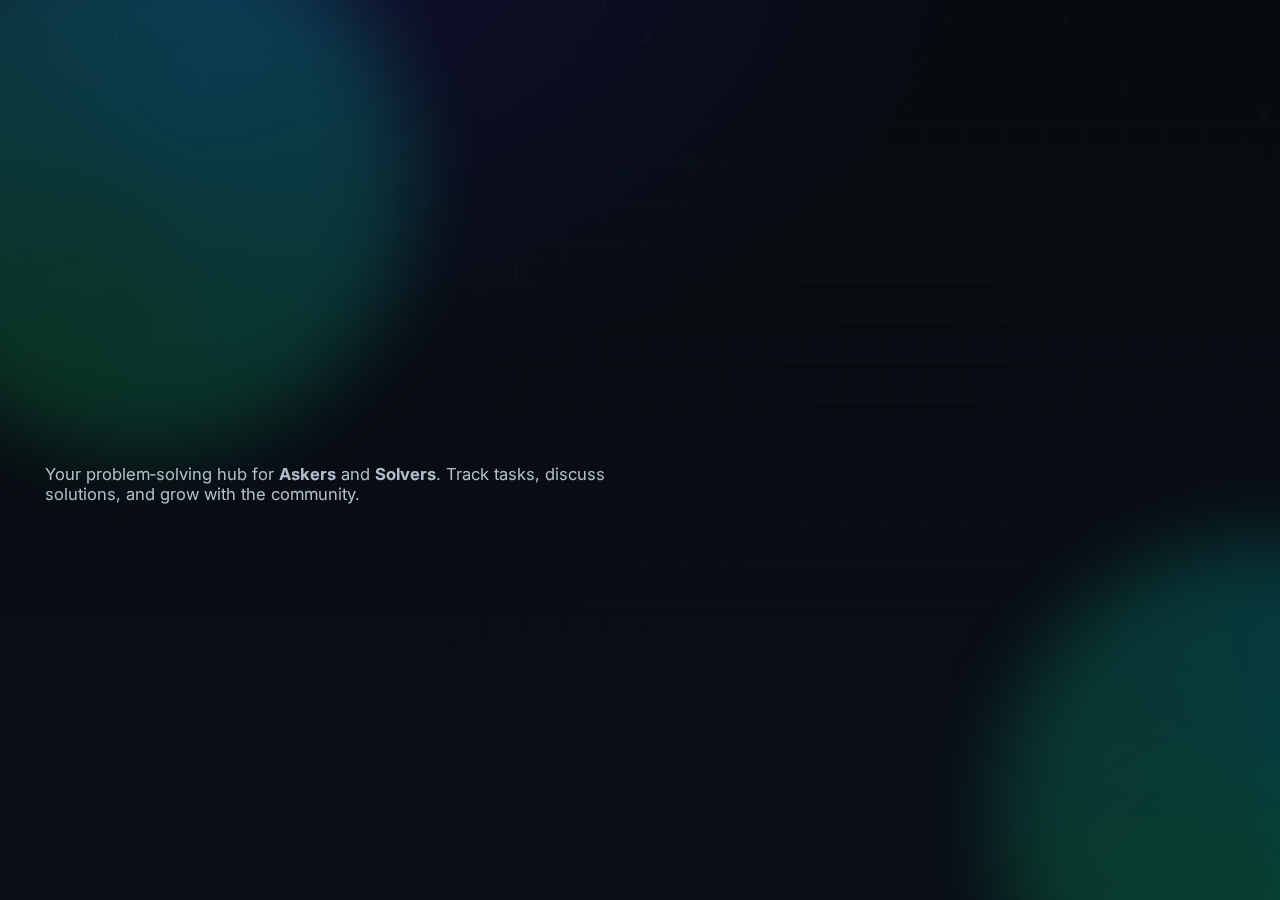
<file: login.html>
<!DOCTYPE html>
<html lang="en">
<head>
  <meta charset="UTF-8" />
  <meta name="viewport" content="width=device-width, initial-scale=1" />
  <title>Login • CodeSathi</title>
  <meta name="theme-color" content="#00c853" />
  <link rel="preconnect" href="https://fonts.googleapis.com">
  <link rel="preconnect" href="https://fonts.gstatic.com" crossorigin>
  <link href="https://fonts.googleapis.com/css2?family=Inter:wght@300;400;500;600;700;800;900&display=swap" rel="stylesheet">
  <style>
    :root{
      --bg:#0b0f14;           /* page bg */
      --panel:#0e1420ee;      /* auth card */
      --muted:#a7b0be;        /* secondary text */
      --ink:#e7edf5;          /* primary text */
      --brand:#183ee6;        /* primary brand (HackerRank-ish green) */
      --brand-2:#0039c8;      /* darker brand */
      --danger:#ff5252;
      --focus:#4d3ddc;
      --ring: 0 0 0 3px #18e67a55;
      --shadow-1: 0 10px 30px rgba(0,0,0,.35), 0 2px 10px rgba(0,0,0,.35);
      --radius: 20px;
    }
    *{box-sizing:border-box}
    html,body{height:100%}
    body{
      margin:0; font-family:Inter, system-ui, -apple-system, Segoe UI, Roboto, Arial, sans-serif; color:var(--ink);
      background: radial-gradient(1200px 800px at 20% -10%, #113, transparent 60%),
                  radial-gradient(1000px 600px at 120% 110%, #022, transparent 60%),
                  linear-gradient(180deg, #070b10 0%, #0a0f16 100%);
      overflow:hidden;
    }

    /* ===== Background layers ===== */
    .bg-scape{position:fixed; inset:0; z-index:-3;}
    .orb{position:absolute; width:60vmin; height:60vmin; border-radius:50%; filter:blur(40px); opacity:.18; mix-blend:screen;}
    .orb.one{left:-10%; top:-10%; background:conic-gradient(from 30deg,#0ff,#18e67a,#0ff);} 
    .orb.two{right:-20%; bottom:-20%; background:conic-gradient(from 210deg,#18e67a,#0ff,#18e67a);} 
    @keyframes floatSlow{from{transform:translate3d(0,0,0)}50%{transform:translate3d(0,-20px,0)}to{transform:translate3d(0,0,0)}}
    .orb{animation:floatSlow 10s ease-in-out infinite}

    /* Gridlines */
    .grid{
      position:fixed; inset:0; z-index:-2; opacity:.25; pointer-events:none;
      background-image:
        linear-gradient(rgba(24,230,122,.18) 1px, transparent 1px),
        linear-gradient(90deg, rgba(24,230,122,.12) 1px, transparent 1px);
      background-size: 40px 40px, 40px 40px;
      mask-image: radial-gradient(1000px 600px at 70% 40%, black, transparent 70%);
      animation: pan 22s linear infinite;
    }
    @keyframes pan{from{background-position:0 0,0 0}to{background-position:0 40px,40px 0}}

    /* Scrolling code rain (subtle) */
    .rain{position:fixed; inset:0; z-index:-1; mix-blend-mode:screen; pointer-events:none; opacity:.25}
    .rain span{position:absolute; top:-10%; color:#18e67a; font-weight:700; letter-spacing:.12em; opacity:.08; transform:rotate(-8deg)}

    /* ===== Layout ===== */
    .wrap{display:grid; grid-template-columns:1.1fr .9fr; height:100vh;}
    @media (max-width: 992px){.wrap{grid-template-columns:1fr}} 

    /* Left hero */
    .hero{position:relative; padding:5vmin; display:flex; align-items:center; justify-content:center;}
    .hero-inner{max-width:720px}
    .badge{display:inline-flex; align-items:center; gap:.6rem; padding:.35rem .7rem; border-radius:999px; background:#0a141fee; border:1px solid #1e2a3f; box-shadow:var(--shadow-1); font-size:.8rem; color:#9fc8b4}
    .badge i{width:10px; height:10px; border-radius:50%; background:radial-gradient(circle at 30% 30%, #fff, #18e67a 60%, #0a0 100%); box-shadow:0 0 0 3px #18e67a22}

    .hero h1{font-weight:900; font-size:clamp(2rem, 4.6vw, 3.6rem); line-height:1.05; margin:.8rem 0 1rem; letter-spacing:-.02em}
    .hero h1 .accent{background:linear-gradient(90deg, #18e67a, #b4ffdf 40%, #18e67a 80%); -webkit-background-clip:text; background-clip:text; color:transparent}

    .hero p.lead{color:#c7d2df; font-size:clamp(1rem, 1.3vw, 1.2rem); opacity:.9}

    .features{margin:2rem 0; display:grid; grid-template-columns:repeat(3, minmax(0,1fr)); gap:14px}
    .feat{padding:12px 14px; border-radius:14px; background:#0d1624dd; border:1px solid #1d2a40; display:flex; align-items:center; gap:10px}
    .feat svg{width:18px; height:18px}

    /* Right panel (auth) */
    .auth{display:flex; align-items:center; justify-content:center; padding:4vmin}

    .card{position:relative; width:min(520px, 92vw); padding:28px; border-radius:var(--radius); background:linear-gradient(180deg, #0e1420cc, #0b111acc); border:1px solid #1c2a41; box-shadow:var(--shadow-1); backdrop-filter: blur(12px);}
    .card:before{content:""; position:absolute; inset:-2px; border-radius:calc(var(--radius) + 2px); padding:1px; background:linear-gradient(135deg, #1b283e, #18e67a33, #1b283e); -webkit-mask:linear-gradient(#000 0 0) content-box, linear-gradient(#000 0 0); -webkit-mask-composite: xor; mask-composite: exclude;}

    .brand{display:flex; align-items:center; gap:.8rem; margin-bottom:10px}
    .brand .logo{width:36px; height:36px; border-radius:10px; background:conic-gradient(from 90deg, #1b18e6, #0ff, #1830e6); filter:drop-shadow(0 6px 16px #1875e633)}
    .brand .title{font-weight:800; letter-spacing:.3px}

    .titlebar{display:flex; align-items:center; justify-content:space-between; margin:6px 2px 18px}
    .titlebar h2{margin:0; font-size:1.4rem}
    .titlebar .mini{color:var(--muted); font-size:.95rem}

    form{display:grid; gap:14px}
    .field{position:relative}
    .label{display:flex; align-items:center; justify-content:space-between; margin:0 0 6px; color:#b9c6d8; font-weight:600; font-size:.9rem}
    .input{display:flex; align-items:center; gap:10px; background:#0b1220; border:1px solid #1d2a40; border-radius:14px; padding:12px 14px; transition:.2s ease;}
    .input:focus-within{box-shadow:var(--ring); border-color:#2a9e64}
    .input svg{opacity:.7}
    .input input{all:unset; color:var(--ink); font-size:1rem; flex:1}

    .helper{font-size:.8rem; color:#8aa1b6}
    .error{font-size:.85rem; color:var(--danger); display:none}

    .role-toggle{display:grid; grid-template-columns:1fr 1fr; background:#0b1220; border:1px solid #1d2a40; border-radius:14px; padding:5px; position:relative}
    .role-toggle input{display:none}
    .role-toggle label{position:relative; z-index:1; text-align:center; padding:10px 8px; border-radius:10px; cursor:pointer; user-select:none; font-weight:700; letter-spacing:.3px; color:#98f5c5}
    .slider{position:absolute; top:5px; bottom:5px; width:calc(50% - 5px); left:5px; border-radius:10px; background:linear-gradient(90deg, #143, #0b3); box-shadow: inset 0 0 0 1px #2c725a, 0 8px 24px #0a4f2a88; transition: transform .25s ease}
    #role-solver:checked ~ .slider{transform:translateX(100%)}

    .actions{display:grid; gap:12px; margin-top:4px}
    .btn{position:relative; border:none; cursor:pointer; border-radius:14px; padding:14px 16px; font-weight:800; letter-spacing:.4px; background:linear-gradient(180deg, #1bff98, #0bd572 30%, #00c853 60%, #00b24a 100%);
      color:#052312; box-shadow:0 12px 30px rgba(0, 200, 83, .35), inset 0 -2px 0 #058b43; overflow:hidden;}
    .btn .shine{position:absolute; inset:0; background:linear-gradient(120deg, transparent 0%, rgba(255,255,255,.5) 25%, transparent 50%); transform:skewX(-20deg) translateX(-120%); transition:transform .6s ease}
    .btn:hover .shine{transform:skewX(-20deg) translateX(120%)}
    .btn.loading{pointer-events:none; opacity:.9}
    .btn.loading:after{content:""; position:absolute; right:16px; top:50%; width:16px; height:16px; margin-top:-8px; border-radius:50%; border:2px solid #022; border-top-color:#fff; animation:spin .8s linear infinite}
    @keyframes spin{to{transform:rotate(360deg)}}

    .links{display:flex; justify-content:space-between; align-items:center; font-size:.9rem; margin-top:4px}
    .links a{color:#9be9c6; text-decoration:none}

    .note{margin-top:4px; font-size:.85rem; color:#9bb5c9}

    /* Footer */
    .foot{margin-top:18px; display:flex; gap:10px; align-items:center; justify-content:center; color:#87a2b8; font-size:.85rem}
    .foot svg{width:14px; height:14px}

    /* Subtle entrance animations */
    .reveal{opacity:0; transform:translateY(10px); animation:reveal .7s ease forwards}
    .reveal.delay-1{animation-delay:.1s}
    .reveal.delay-2{animation-delay:.2s}
    .reveal.delay-3{animation-delay:.3s}
    .reveal.delay-4{animation-delay:.4s}
    @keyframes reveal{to{opacity:1; transform:none}}

    /* Mobile tune */
    @media (max-width: 992px){
      body{overflow:auto}
      .hero{display:none}
    }
  </style>
</head>
<body>
  <!-- Background layers -->
   
  <div class="bg-scape">
    <div class="orb one"></div>
    <div class="orb two"></div>
    <canvas id="particles" class="rain" aria-hidden="true"></canvas>
    <div class="grid" aria-hidden="true"></div>
  </div>

  <div class="wrap">
    <!-- Left Hero -->
    <aside class="hero">
      <div class="hero-inner">
        <span class="badge reveal"><i></i> Secure • Fast • Developer‑first</span>
        <h1 class="reveal delay-1">Sign in to <span class="accent">CodeSathi</span><br><span id="type"></span></h1>
        <p class="lead reveal delay-2">Your problem‑solving hub for <strong>Askers</strong> and <strong>Solvers</strong>. Track tasks, discuss solutions, and grow with the community.</p>
        <div class="features reveal delay-3">
          <div class="feat">
            <svg viewBox="0 0 24 24" fill="none"><path d="M12 3v18m9-9H3" stroke="currentColor" stroke-width="2" stroke-linecap="round"/></svg>
            <span>Create tasks & challenges</span>
          </div>
          <div class="feat">
            <svg viewBox="0 0 24 24" fill="none"><path d="M21 21l-4.35-4.35" stroke="currentColor" stroke-width="2" stroke-linecap="round"/><circle cx="11" cy="11" r="7" stroke="currentColor" stroke-width="2"/></svg>
            <span>Discover top solvers</span>
          </div>
          <div class="feat">
            <svg viewBox="0 0 24 24" fill="none"><path d="M4 7h16M4 12h16M4 17h10" stroke="currentColor" stroke-width="2" stroke-linecap="round"/></svg>
            <span>Track progress live</span>
          </div>
        </div>
      </div>
    </aside>

    <!-- Right Auth Card -->
    <main class="auth">
      <div class="card reveal delay-2">
        <div class="brand">
          <div class="logo"></div>
          <div class="title">CodeSathi</div>
        </div>

        <div class="titlebar">
          <h2>Welcome back</h2>
          <div class="mini">New here? <a href="register.html" style="color:#9be9c6">Create account</a></div>
        </div>

        <form id="loginForm" novalidate>
          <div class="field">
            <div class="label">Email or Phone</div>
            <div class="input">
              <svg width="18" height="18" viewBox="0 0 24 24" fill="none"><path d="M4 4h16v16H4V4zm0 0l8 8 8-8" stroke="currentColor" stroke-width="2"/></svg>
              <input id="id" name="id" type="text" autocomplete="username" placeholder="you@example.com / +91…" required />
            </div>
            <div class="error" id="idErr">Please enter a valid email or phone.</div>
          </div>

          <div class="field">
            <div class="label">Password <span class="helper">min 6 chars</span></div>
            <div class="input">
              <svg width="18" height="18" viewBox="0 0 24 24" fill="none"><path d="M6 11V8a6 6 0 1112 0v3M5 11h14v9H5v-9z" stroke="currentColor" stroke-width="2" stroke-linecap="round"/></svg>
              <input id="password" name="password" type="password" autocomplete="current-password" placeholder="••••••••" required minlength="6" />
              <button type="button" id="togglePw" aria-label="Show password" style="all:unset; cursor:pointer; opacity:.7">👁️</button>
            </div>
            <div class="error" id="pwErr">Password must be at least 6 characters.</div>
          </div>

          <div class="field">
            <div class="label">Login as</div>
            <div class="role-toggle">
              <input type="radio" id="role-asker" name="role" value="asker" checked>
              <label for="role-asker">Asker</label>
              <input type="radio" id="role-solver" name="role" value="solver">
              <label for="role-solver">Solver</label>
              <div class="slider" aria-hidden="true"></div>
            </div>
          </div>

          <div class="actions">
            <button id="loginBtn" class="btn" type="submit">
              <span class="shine"></span>
              Log In
            </button>
            <div class="links">
              <a href="#" id="forgot">Forgot password?</a>
              <a href="verify-otp.html">Use OTP instead</a>
            </div>
          </div>

          <div class="note">By continuing, you agree to our <a href="#">Terms</a> and <a href="#">Privacy</a>.</div>

          <div class="foot">
            <svg viewBox="0 0 24 24" fill="none"><path d="M12 2v20M2 12h20" stroke="currentColor" stroke-width="2"/></svg>
            <span>Secure sign‑in with device & network checks</span>
          </div>
        </form>
      </div>
    </main>
  </div>

  <script>
    /* ===== Typewriter headline ===== */
    const typeEl = document.getElementById('type');
    const phrases = [
      'and start solving.',
      'where challenges become skills.',
      'built for Askers & Solvers.',
    ];
    let pi = 0, ci = 0, dir = 1;
    function typeLoop(){
      const target = phrases[pi];
      ci += dir;
      typeEl.textContent = target.slice(0, ci);
      if(ci === target.length){ dir = -1; setTimeout(typeLoop, 1300); return; }
      if(ci === 0){ dir = 1; pi = (pi+1)%phrases.length; }
      setTimeout(typeLoop, dir>0 ? 38 : 22);
    }
    typeLoop();

    /* ===== Particle rain (code streams) ===== */
    const cvs = document.getElementById('particles');
    const ctx = cvs.getContext('2d');
    let W = cvs.width = window.innerWidth; let H = cvs.height = window.innerHeight;
    window.addEventListener('resize', ()=>{ W = cvs.width = window.innerWidth; H = cvs.height = window.innerHeight; initDrops(); });
    const glyphs = '01{}[]<>;:=+-*/&|^%!$#@';
    let drops=[];
    function initDrops(){
      drops = Array.from({length: Math.floor(W/22)}, (_,i)=>({x:i*22+Math.random()*8, y:-(Math.random()*H), sp:1.2+Math.random()*2.4, s:12+Math.random()*4}));
    }
    initDrops();
    (function loop(){
      ctx.clearRect(0,0,W,H);
      for(const d of drops){
        ctx.fillStyle = 'rgba(24,230,122,0.15)';
        ctx.font = `${d.s}px Inter, monospace`;
        ctx.fillText(glyphs[Math.floor(Math.random()*glyphs.length)], d.x, d.y);
        d.y += d.sp*3;
        if(d.y > H+40) d.y = -20;
      }
      requestAnimationFrame(loop);
    })();

    /* ===== Form UX ===== */
    const form = document.getElementById('loginForm');
    const btn = document.getElementById('loginBtn');
    const idInput = document.getElementById('id');
    const pwInput = document.getElementById('password');
    const idErr = document.getElementById('idErr');
    const pwErr = document.getElementById('pwErr');
    const togglePw = document.getElementById('togglePw');

    togglePw.addEventListener('click', ()=>{
      const t = pwInput.getAttribute('type') === 'password' ? 'text' : 'password';
      pwInput.setAttribute('type', t);
      togglePw.textContent = t==='password' ? '👁️' : '🙈';
    });

    function validId(v){
      const email=/^[^\s@]+@[^\s@]+\.[^\s@]+$/; const phone=/^\+?\d{10,14}$/; return email.test(v)||phone.test(v);
    }

    form.addEventListener('submit', async (e)=>{
      e.preventDefault();
      idErr.style.display = validId(idInput.value.trim()) ? 'none':'block';
      pwErr.style.display = pwInput.value.length>=6 ? 'none':'block';
      if(idErr.style.display==='block' || pwErr.style.display==='block') return;

      // Loading state
      btn.classList.add('loading');
      const label = btn.textContent.trim();
      btn.firstChild && btn.firstChild.classList && btn.firstChild.classList.add('shine');

      // Simulate request (replace with real fetch to /login)
      await new Promise(r=>setTimeout(r, 1200));

      // Success demo: store user + role then go home
      const role = document.querySelector('input[name="role"]:checked').value;
      const username = idInput.value.includes('@') ? idInput.value.split('@')[0] : 'User';
      
      // Using in-memory storage instead of localStorage
      window.userData = { username, role };

      confetti(btn);

      // Redirect based on role
      setTimeout(()=>{
        if(role === 'asker'){
          window.location.href = 'asker.html';
        } else {
          window.location.href = 'index.html';
        }
      }, 500);
    });

    /* ===== Confetti on success (tiny, no deps) ===== */
    function confetti(fromEl){
      const rect = fromEl.getBoundingClientRect();
      const cx = rect.left + rect.width/2; const cy = rect.top + rect.height/2;
      const n = 26; const frags=[]; const colors=['#18e67a','#b4ffdf','#00c853','#00ffd0'];
      for(let i=0;i<n;i++){
        const div=document.createElement('div');
        div.style.position='fixed'; div.style.width='6px'; div.style.height='10px'; div.style.left=cx+'px'; div.style.top=cy+'px';
        div.style.transform=`translate(-50%,-50%) rotate(${Math.random()*360}deg)`; div.style.borderRadius='2px';
        div.style.background=colors[i%colors.length]; div.style.zIndex=9999; div.style.pointerEvents='none';
        document.body.appendChild(div);
        const ang = Math.random()*Math.PI*2; const v = 6+Math.random()*7; const dx = Math.cos(ang)*v; const dy = Math.sin(ang)*v - 6;
        frags.push({el:div, x:cx, y:cy, dx, dy, g:.45+Math.random()*.2, a:1});
      }
      (function step(){
        let alive=false;
        for(const f of frags){ f.dy += f.g; f.x += f.dx; f.y += f.dy; f.a -= .02; if(f.a>0){ alive=true; }
          f.el.style.left=f.x+'px'; f.el.style.top=f.y+'px'; f.el.style.opacity=f.a; }
        if(alive) requestAnimationFrame(step); else frags.forEach(f=>f.el.remove());
      })();
    }

    /* ===== Demo forgot link ===== */
    document.getElementById('forgot').addEventListener('click', (e)=>{
      e.preventDefault();
      alert('Password reset flow coming soon. For now, try OTP sign-in.');
    });
  </script>
</body>
</html>
</file>
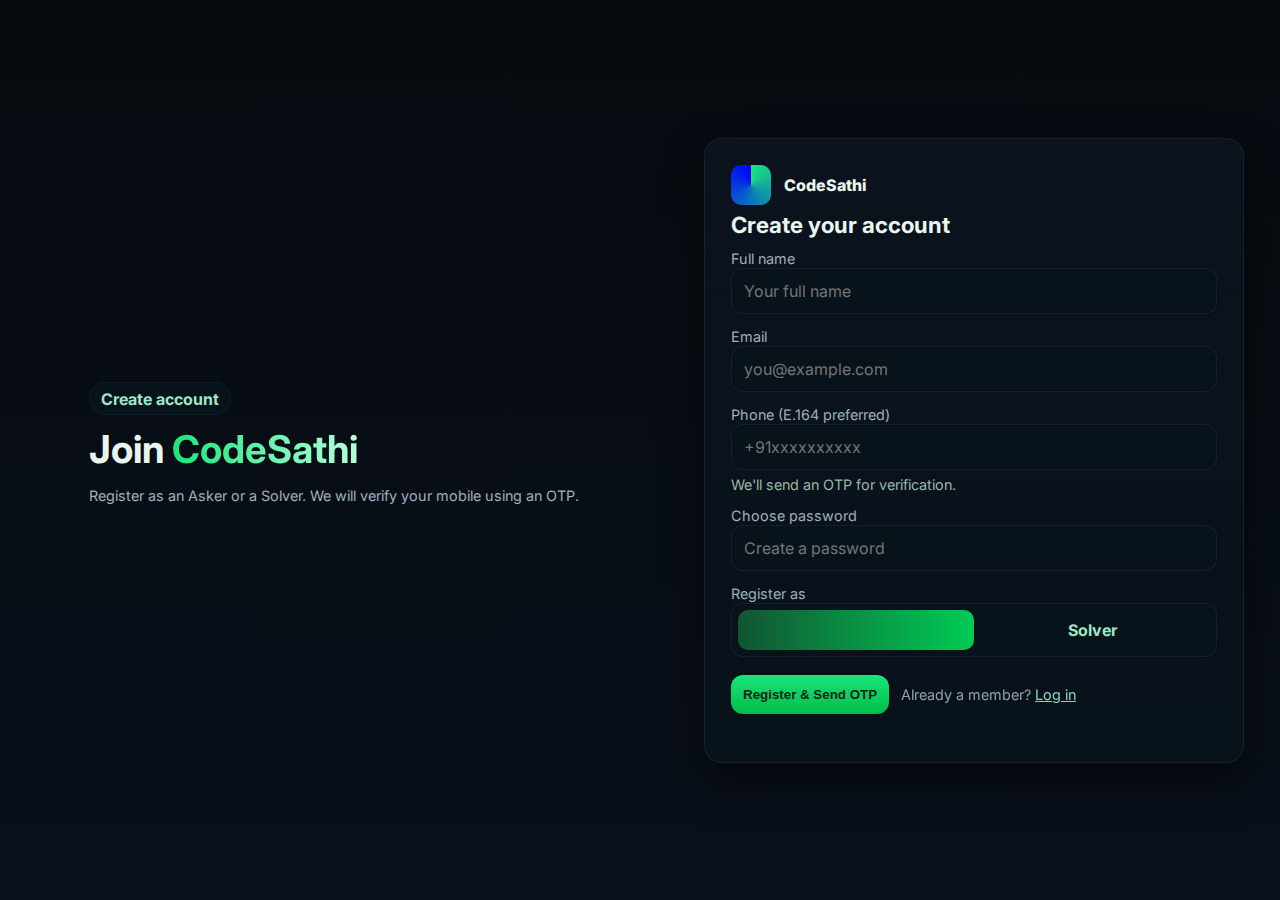
<file: register.html>
<!DOCTYPE html>
<html lang="en">
<head>
  <meta charset="utf-8" />
  <meta name="viewport" content="width=device-width,initial-scale=1" />
  <title>Register • CodeSathi</title>
  <link href="https://fonts.googleapis.com/css2?family=Inter:wght@300;400;600;700;800&display=swap" rel="stylesheet">
  <style>
    /* NOTE: This CSS intentionally mirrors the login page look (neon, glass-card, animated background).
       For brevity I include the core register-specific rules — reuse the exact global styles from your login file.
       If you already use the login CSS created earlier, you can reuse it. */
    :root{ --bg:#0b0f14; --brand:#18e67a; --muted:#9fb0bf; --card:#0e1420; --radius:18px; }
    *{box-sizing:border-box} body{margin:0;font-family:Inter,system-ui;-webkit-font-smoothing:antialiased;background:linear-gradient(180deg,#070b10 0%,#09101a 100%);color:#e9f6ef;min-height:100vh}
    .wrap{display:grid;grid-template-columns:1.1fr .9fr;height:100vh}
    @media(max-width:992px){.wrap{grid-template-columns:1fr}}
    .hero{padding:5vmin;display:flex;align-items:center}
    .card{width:min(540px,92vw);margin:auto;background:linear-gradient(180deg,#0e1420cc,#08121a);border-radius:var(--radius);padding:26px;border:1px solid rgba(30,40,55,.7);box-shadow:0 18px 40px rgba(0,0,0,.55)}
    .brand{display:flex;align-items:center;gap:.8rem}
    .brand .logo{width:40px;height:40px;border-radius:10px;background:conic-gradient(#18e67a,#00f)}
    h2{margin:6px 0 10px;font-size:1.4rem}
    form{display:grid;gap:12px}
    .input{background:#07121a;padding:12px;border-radius:12px;border:1px solid rgba(30,40,55,.6);display:flex;gap:10px;align-items:center}
    .input input{all:unset;color:inherit;flex:1}
    .role-toggle{display:grid;grid-template-columns:1fr 1fr;background:#07121a;padding:6px;border-radius:12px;border:1px solid rgba(30,40,55,.6);position:relative}
    .role-toggle label{cursor:pointer;text-align:center;padding:10px;font-weight:700;color:#9fe6c8}
    .slider{position:absolute;left:6px;top:6px;bottom:6px;width:calc(50% - 6px);background:linear-gradient(90deg,#153,#0c5);border-radius:10px;transition:transform .25s}
    #role-solver:checked ~ .slider{transform:translateX(100%)}
    .btn{border-radius:12px;padding:12px;font-weight:800;border:none;cursor:pointer;background:linear-gradient(180deg,#19e57a,#00bd4a);color:#042514}
    .small{font-size:.9rem;color:var(--muted)}
  </style>
</head>
<body>
  <div class="wrap">
    <aside class="hero">
      <div style="max-width:720px;margin:auto">
        <span style="display:inline-block;padding:.35rem .7rem;border-radius:999px;background:#07121a;border:1px solid rgba(20,40,30,.5);color:#9fe6c8;font-weight:700">Create account</span>
        <h1 style="font-size:2.4rem;margin:.7rem 0 0">Join <span style="background:linear-gradient(90deg,#18e67a,#b4ffd9);-webkit-background-clip:text;background-clip:text;color:transparent">CodeSathi</span></h1>
        <p class="small">Register as an Asker or a Solver. We will verify your mobile using an OTP.</p>
      </div>
    </aside>

    <main style="display:flex;align-items:center;justify-content:center;padding:4vmin">
      <div class="card">
        <div class="brand">
          <div class="logo"></div>
          <div style="font-weight:800">CodeSathi</div>
        </div>

        <h2>Create your account</h2>
        <form id="regForm" autocomplete="off">
          <div>
            <label class="small">Full name</label>
            <div class="input"><input id="name" name="name" type="text" placeholder="Your full name" required></div>
          </div>

          <div>
            <label class="small">Email</label>
            <div class="input"><input id="email" name="email" type="email" placeholder="you@example.com" required></div>
          </div>

          <div>
            <label class="small">Phone (E.164 preferred)</label>
            <div class="input"><input id="phone" name="phone" type="tel" placeholder="+91xxxxxxxxxx" required></div>
            <div class="small" style="margin-top:6px;color:#98b7a8">We'll send an OTP for verification.</div>
          </div>

          <div>
            <label class="small">Choose password</label>
            <div class="input"><input id="password" name="password" type="password" placeholder="Create a password" minlength="6" required></div>
          </div>

          <div>
            <label class="small">Register as</label>
            <div class="role-toggle" style="position:relative;">
              <input type="radio" id="role-asker" name="role" value="asker" checked style="display:none">
              <label for="role-asker">Asker</label>
              <input type="radio" id="role-solver" name="role" value="solver" style="display:none">
              <label for="role-solver">Solver</label>
              <div class="slider" aria-hidden="true"></div>
            </div>
          </div>

          <div style="display:flex;gap:12px;align-items:center;margin-top:6px">
            <button class="btn" id="registerBtn" type="submit">Register & Send OTP</button>
            <div class="small" style="opacity:.9">Already a member? <a href="login.html" style="color:#9fe6c8">Log in</a></div>
          </div>

          <div id="regMsg" class="small" style="margin-top:10px;color:#9fb0bf"></div>
        </form>
      </div>
    </main>
  </div>

<script>
  // Client-side register flow:
  document.getElementById('regForm').addEventListener('submit', async (e)=>{
    e.preventDefault();
    const btn = document.getElementById('registerBtn');
    btn.disabled = true; btn.textContent = 'Sending OTP...';

    const payload = {
      name: document.getElementById('name').value.trim(),
      email: document.getElementById('email').value.trim(),
      phone: document.getElementById('phone').value.trim(),
      password: document.getElementById('password').value,
      role: document.querySelector('input[name="role"]:checked').value
    };

    try {
      // call your server endpoint that triggers OTP send
      const res = await fetch('/api/register', {
        method: 'POST',
        headers: {'Content-Type':'application/json'},
        body: JSON.stringify(payload)
      });
      const j = await res.json();
      if(res.ok && j.success){
        // Save temporary registration in sessionStorage for verify page
        sessionStorage.setItem('pendingUser', JSON.stringify({ phone: payload.phone, name: payload.name, email: payload.email, role: payload.role }));
        // redirect to verify page
        window.location.href = 'verify-otp.html';
      } else {
        document.getElementById('regMsg').textContent = j.message || 'Could not send OTP. Try again.';
        btn.disabled = false; btn.textContent = 'Register & Send OTP';
      }
    } catch(err){
      console.error(err);
      document.getElementById('regMsg').textContent = 'Network error — try again.';
      btn.disabled = false; btn.textContent = 'Register & Send OTP';
    }
  });
</script>
</body>
</html>
</file>
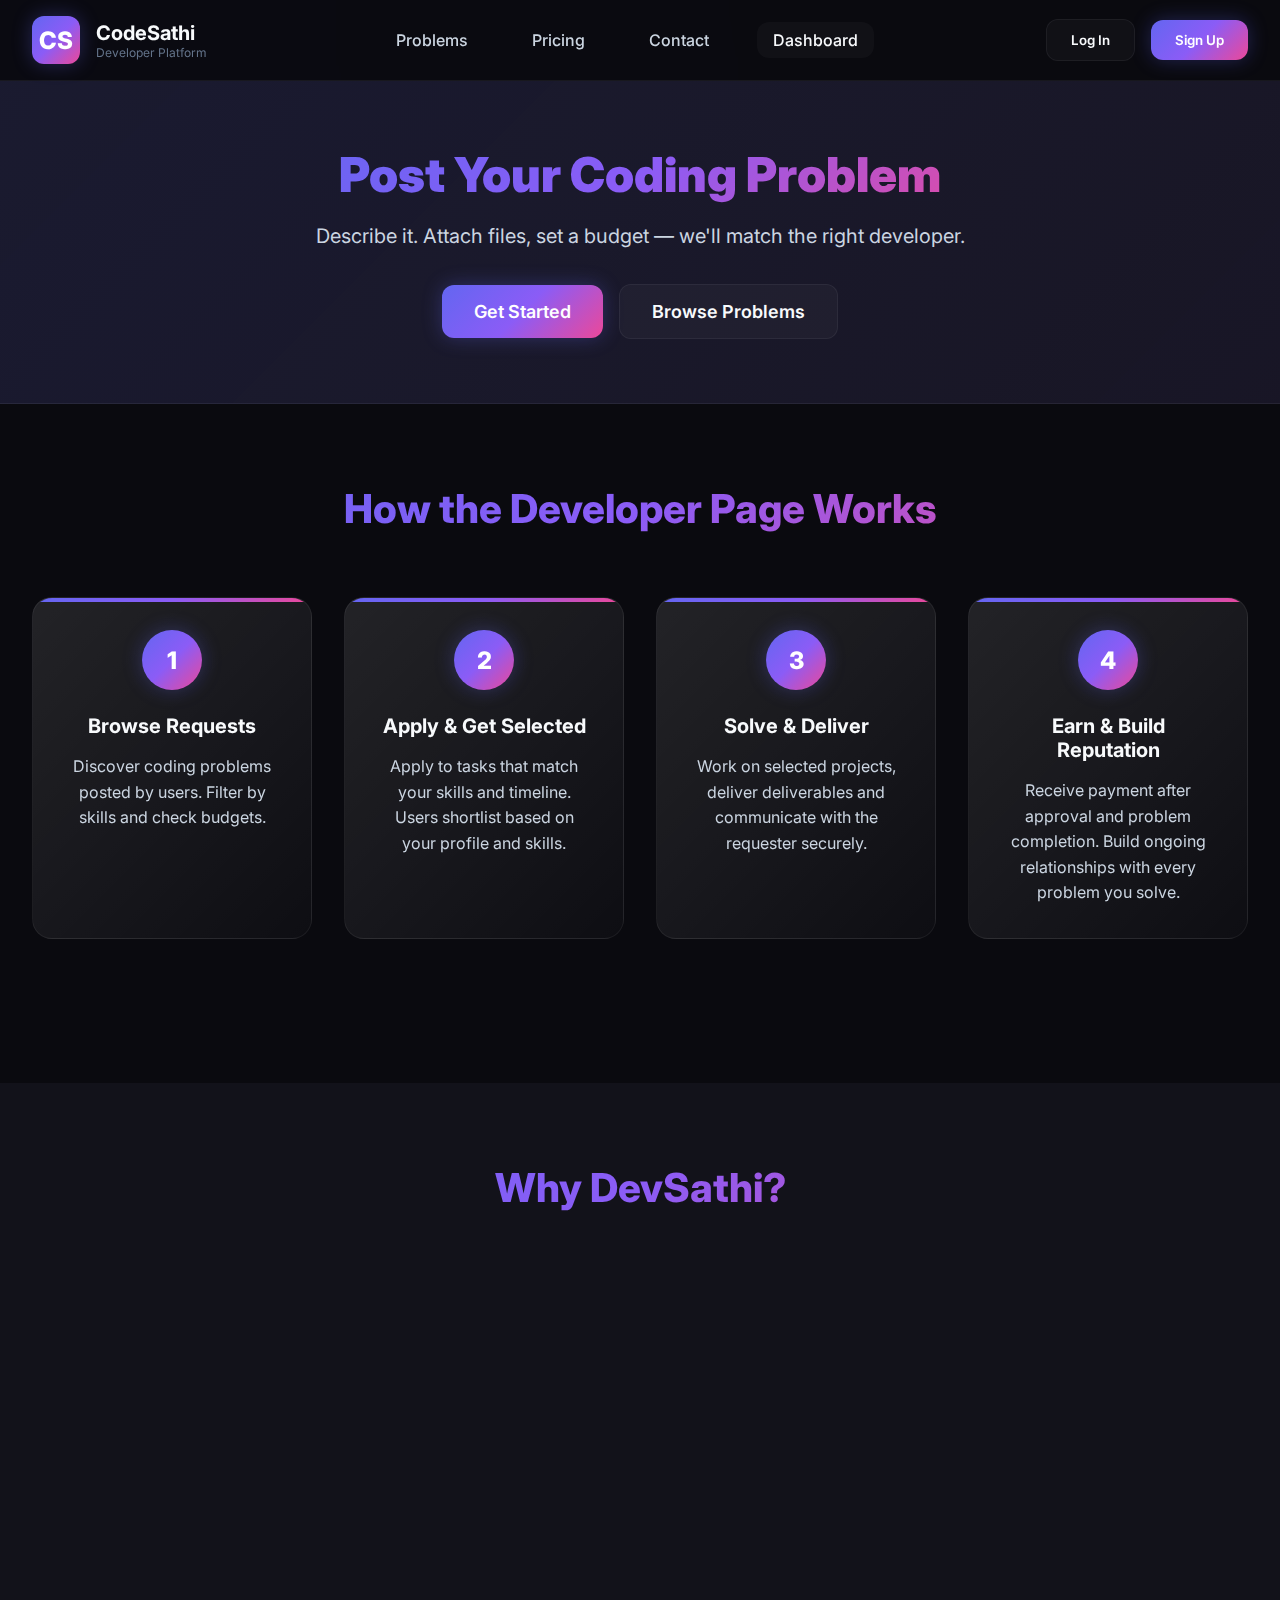
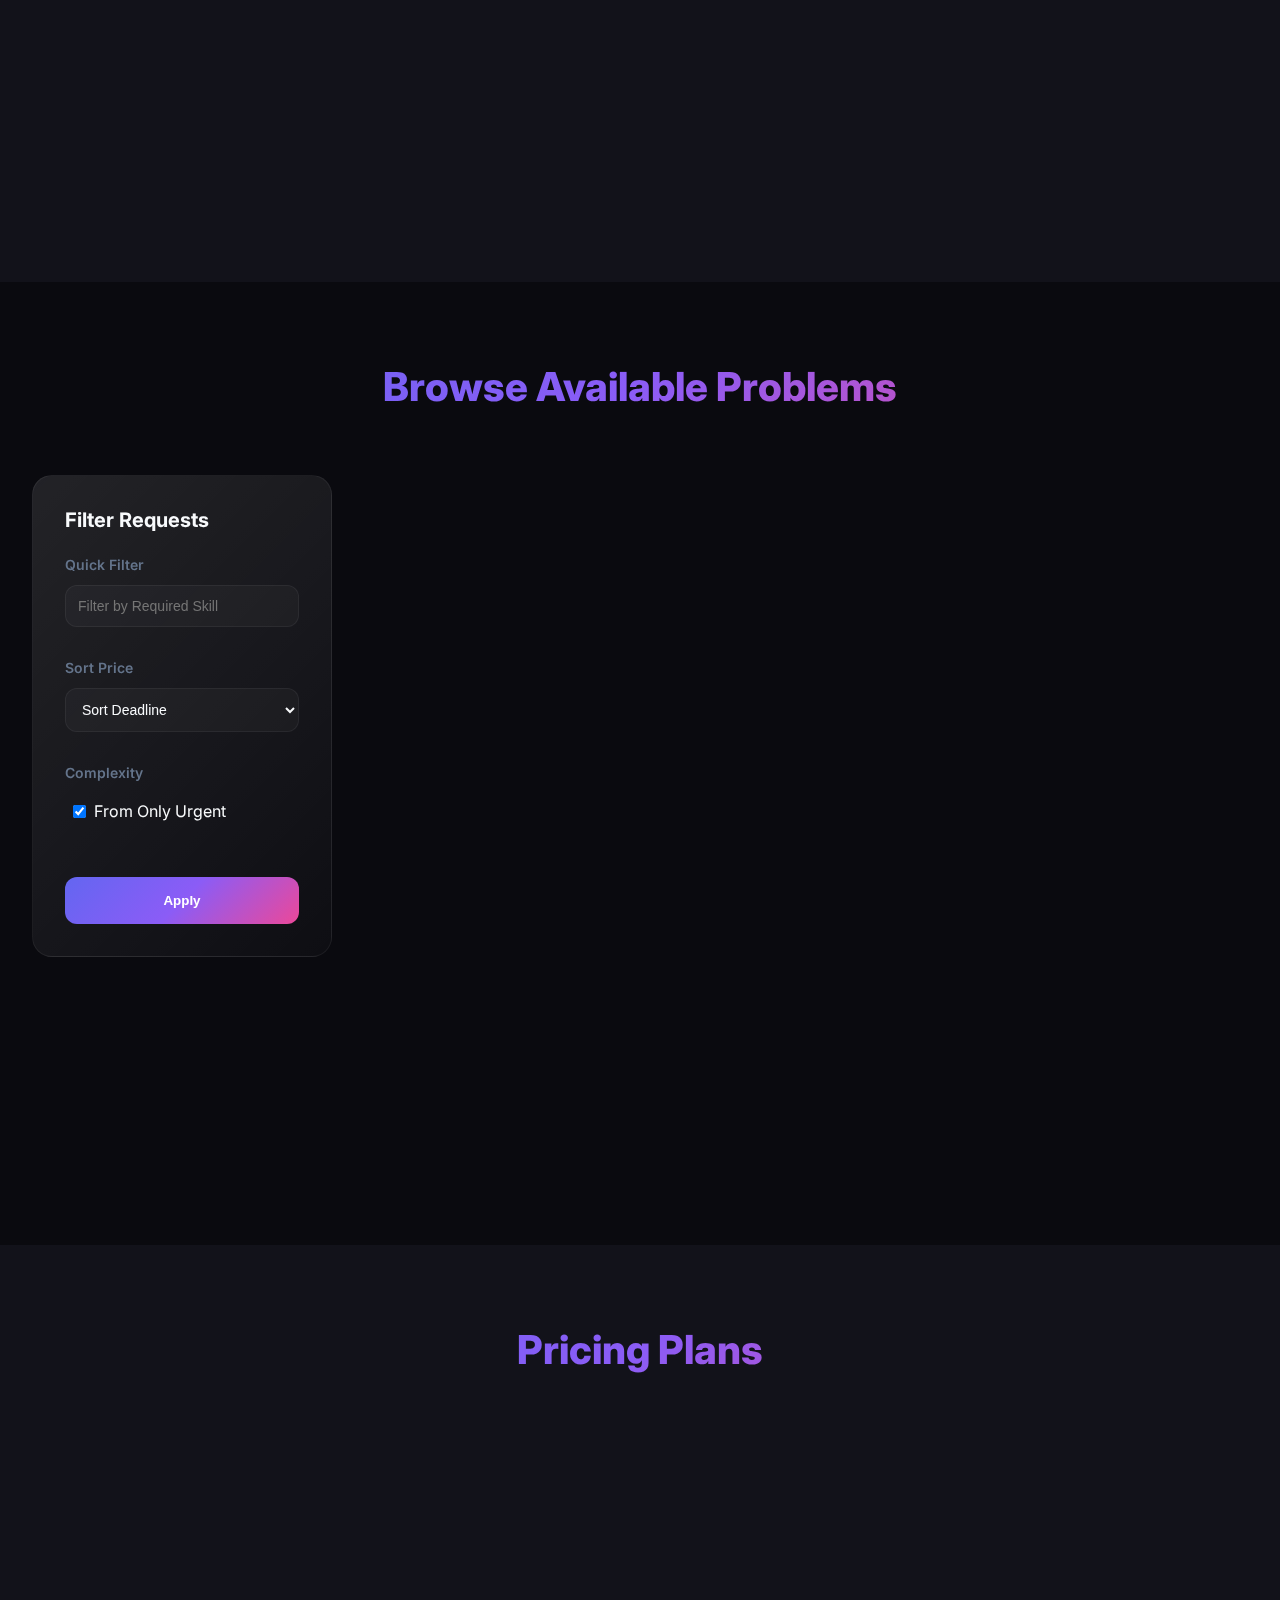
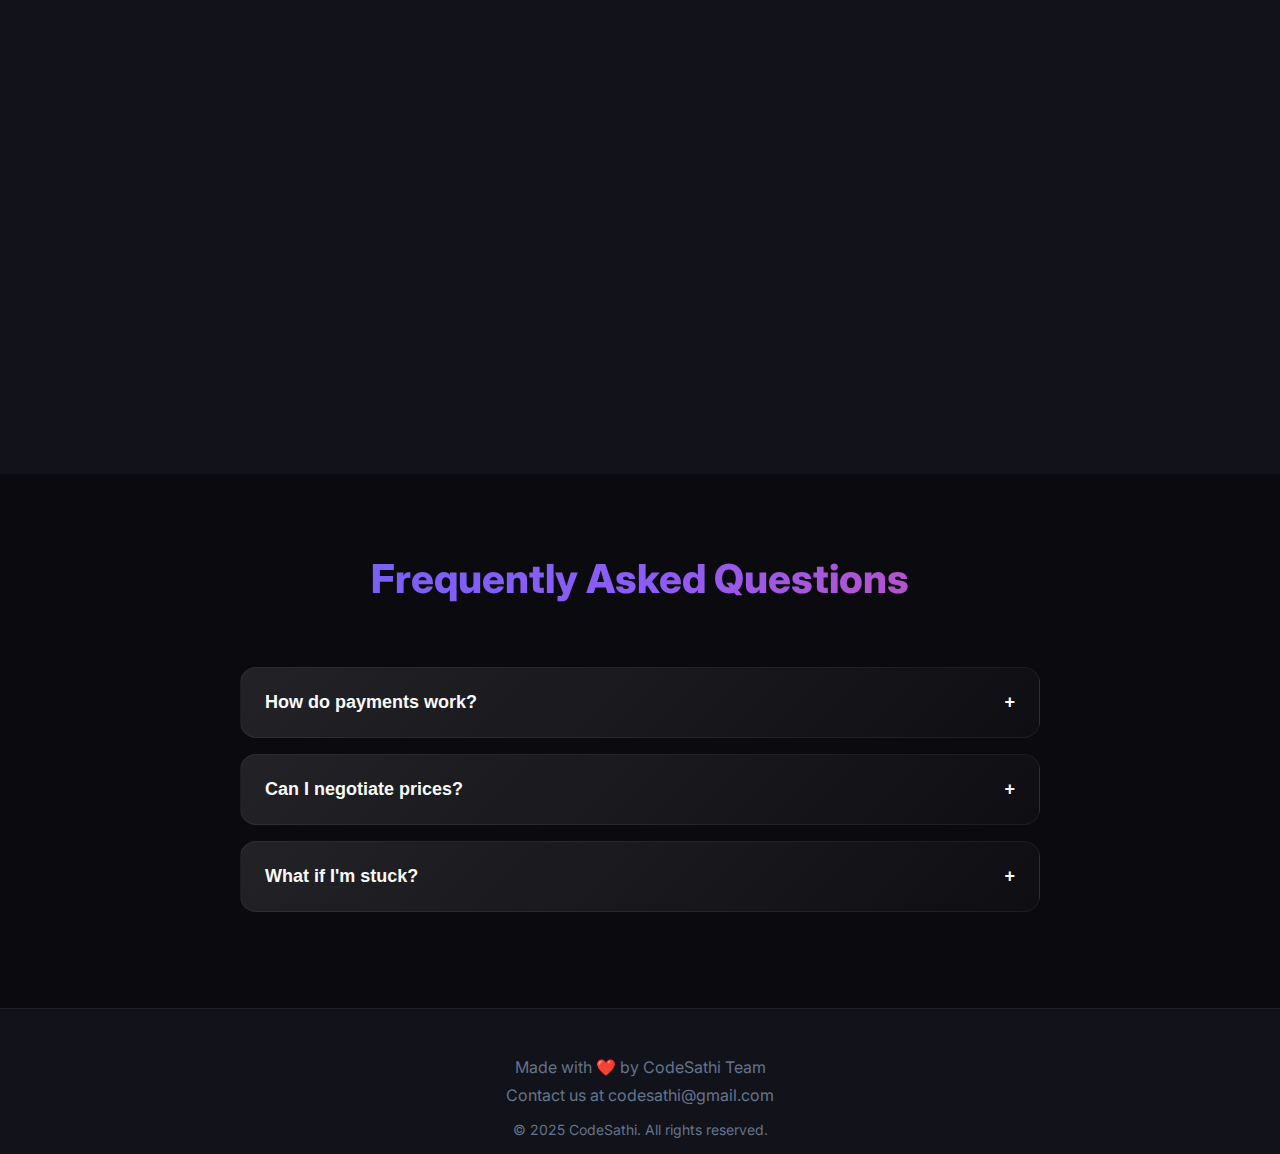
<file: solver.html>
<!DOCTYPE html>
<html lang="en">
<head>
  <meta charset="utf-8" />
  <meta name="viewport" content="width=device-width,initial-scale=1" />
  <title>CodeSathi • Revolutionary Developer Platform</title>
  <meta name="description" content="Where developers solve real problems and earn while learning"/>
  <style>
    @import url('https://fonts.googleapis.com/css2?family=Inter:wght@300;400;500;600;700;800;900&family=JetBrains+Mono:wght@400;500;600&display=swap');

    :root {
      --bg-primary: #0a0a0f;
      --bg-secondary: #12121a;
      --bg-tertiary: #1a1a2e;
      --surface: rgba(26, 26, 46, 0.8);
      --glass: rgba(255, 255, 255, 0.03);
      --glass-hover: rgba(255, 255, 255, 0.08);
      --glass-border: rgba(255, 255, 255, 0.06);
      
      --primary: #6366f1;
      --secondary: #06b6d4;
      --accent-purple: #8b5cf6;
      --accent-pink: #ec4899;
      --accent-green: #10b981;
      --accent-orange: #f59e0b;
      
      --gradient-primary: linear-gradient(135deg, #6366f1 0%, #8b5cf6 50%, #ec4899 100%);
      --gradient-secondary: linear-gradient(135deg, #06b6d4 0%, #3b82f6 100%);
      --gradient-surface: linear-gradient(135deg, rgba(255,255,255,0.1) 0%, rgba(255,255,255,0.02) 100%);
      
      --text-primary: #f8fafc;
      --text-secondary: #cbd5e1;
      --text-muted: #64748b;
      
      --shadow-lg: 0 20px 25px -5px rgba(0, 0, 0, 0.3);
      --shadow-xl: 0 25px 50px -12px rgba(0, 0, 0, 0.4);
      --shadow-neon: 0 0 20px rgba(99, 102, 241, 0.3);
      
      --radius-md: 12px;
      --radius-lg: 16px;
      --radius-xl: 20px;
      --radius-full: 9999px;
      
      --transition-fast: 0.15s ease-out;
      --transition-normal: 0.3s ease-out;
    }

    * {
      box-sizing: border-box;
      margin: 0;
      padding: 0;
    }

    body {
      font-family: 'Inter', -apple-system, BlinkMacSystemFont, sans-serif;
      background: 
        radial-gradient(ellipse at top left, rgba(99, 102, 241, 0.1) 0%, transparent 50%),
        radial-gradient(ellipse at bottom right, rgba(139, 92, 246, 0.08) 0%, transparent 50%),
        linear-gradient(180deg, var(--bg-primary) 0%, var(--bg-secondary) 100%);
      color: var(--text-primary);
      min-height: 100vh;
      overflow-x: hidden;
    }

    /* Animated Background */
    #bgCanvas {
      position: fixed;
      top: 0;
      left: 0;
      width: 100%;
      height: 100%;
      z-index: -1;
      opacity: 0.4;
    }

    /* Header */
    .header {
      position: sticky;
      top: 0;
      z-index: 50;
      backdrop-filter: blur(20px);
      background: rgba(10, 10, 15, 0.9);
      border-bottom: 1px solid var(--glass-border);
      padding: 1rem 0;
    }

    .header-content {
      max-width: 1400px;
      margin: 0 auto;
      display: flex;
      align-items: center;
      justify-content: space-between;
      padding: 0 2rem;
    }

    .brand {
      display: flex;
      align-items: center;
      gap: 1rem;
    }

    .logo {
      width: 48px;
      height: 48px;
      border-radius: var(--radius-md);
      background: var(--gradient-primary);
      display: grid;
      place-items: center;
      color: white;
      font-size: 1.5rem;
      font-weight: 800;
      box-shadow: var(--shadow-neon);
    }

    .nav {
      display: flex;
      align-items: center;
      gap: 2rem;
    }

    .nav-link {
      color: var(--text-secondary);
      text-decoration: none;
      font-weight: 500;
      padding: 0.5rem 1rem;
      border-radius: var(--radius-md);
      transition: all var(--transition-fast);
    }

    .nav-link.active {
      color: var(--text-primary);
      background: var(--glass);
    }

    .btn {
      padding: 0.75rem 1.5rem;
      border-radius: var(--radius-md);
      font-weight: 600;
      border: none;
      cursor: pointer;
      transition: all var(--transition-normal);
      font-family: inherit;
    }

    .btn-primary {
      background: var(--gradient-primary);
      color: white;
      box-shadow: var(--shadow-neon);
    }

    .btn-ghost {
      background: var(--glass);
      color: var(--text-primary);
      border: 1px solid var(--glass-border);
    }

    /* Hero Section - Post Problem */
    .hero-section {
      background: 
        linear-gradient(135deg, rgba(99, 102, 241, 0.1) 0%, rgba(139, 92, 246, 0.05) 100%),
        var(--bg-secondary);
      padding: 4rem 2rem;
      text-align: center;
      border-bottom: 1px solid var(--glass-border);
    }

    .hero-content {
      max-width: 800px;
      margin: 0 auto;
    }

    .hero-title {
      font-size: 3rem;
      font-weight: 900;
      background: var(--gradient-primary);
      background-clip: text;
      -webkit-background-clip: text;
      -webkit-text-fill-color: transparent;
      margin-bottom: 1rem;
    }

    .hero-subtitle {
      font-size: 1.25rem;
      color: var(--text-secondary);
      margin-bottom: 2rem;
      line-height: 1.6;
    }

    .hero-actions {
      display: flex;
      gap: 1rem;
      justify-content: center;
      align-items: center;
    }

    /* How Developer Page Works Section */
    .how-it-works {
      padding: 5rem 2rem;
      background: var(--bg-primary);
    }

    .container {
      max-width: 1400px;
      margin: 0 auto;
    }

    .section-title {
      font-size: 2.5rem;
      font-weight: 800;
      text-align: center;
      margin-bottom: 4rem;
      background: var(--gradient-primary);
      background-clip: text;
      -webkit-background-clip: text;
      -webkit-text-fill-color: transparent;
    }

    .steps-grid {
      display: grid;
      grid-template-columns: repeat(auto-fit, minmax(280px, 1fr));
      gap: 2rem;
      margin-bottom: 4rem;
    }

    .step-card {
      background: var(--gradient-surface);
      backdrop-filter: blur(20px);
      border: 1px solid var(--glass-border);
      border-radius: var(--radius-xl);
      padding: 2rem;
      text-align: center;
      position: relative;
      overflow: hidden;
      transition: all var(--transition-normal);
    }

    .step-card::before {
      content: '';
      position: absolute;
      top: 0;
      left: 0;
      right: 0;
      height: 4px;
      background: var(--gradient-primary);
    }

    .step-card:hover {
      transform: translateY(-8px);
      box-shadow: var(--shadow-xl);
    }

    .step-number {
      width: 60px;
      height: 60px;
      border-radius: var(--radius-full);
      background: var(--gradient-primary);
      display: grid;
      place-items: center;
      font-size: 1.5rem;
      font-weight: 800;
      color: white;
      margin: 0 auto 1.5rem;
      box-shadow: var(--shadow-neon);
    }

    .step-title {
      font-size: 1.25rem;
      font-weight: 700;
      margin-bottom: 1rem;
      color: var(--text-primary);
    }

    .step-description {
      color: var(--text-secondary);
      line-height: 1.6;
    }

    /* Why DevSathi Section */
    .why-section {
      padding: 5rem 2rem;
      background: var(--bg-secondary);
    }

    .features-grid {
      display: grid;
      grid-template-columns: repeat(auto-fit, minmax(300px, 1fr));
      gap: 2rem;
      margin-bottom: 3rem;
    }

    .feature-card {
      background: var(--gradient-surface);
      backdrop-filter: blur(20px);
      border: 1px solid var(--glass-border);
      border-radius: var(--radius-lg);
      padding: 2rem;
      transition: all var(--transition-normal);
    }

    .feature-card:hover {
      transform: translateY(-4px);
      box-shadow: var(--shadow-lg);
    }

    .feature-icon {
      width: 50px;
      height: 50px;
      border-radius: var(--radius-md);
      margin-bottom: 1rem;
      display: grid;
      place-items: center;
      font-size: 1.5rem;
    }

    .feature-icon.problems { background: linear-gradient(135deg, var(--accent-green), #22c55e); }
    .feature-icon.matching { background: linear-gradient(135deg, var(--accent-purple), #a855f7); }
    .feature-icon.learning { background: linear-gradient(135deg, var(--accent-orange), #fbbf24); }
    .feature-icon.ratings { background: linear-gradient(135deg, var(--accent-pink), #f472b6); }
    .feature-icon.community { background: linear-gradient(135deg, var(--secondary), #0891b2); }

    .feature-title {
      font-size: 1.25rem;
      font-weight: 700;
      margin-bottom: 1rem;
      color: var(--text-primary);
    }

    .feature-description {
      color: var(--text-secondary);
      line-height: 1.6;
    }

    /* Problems Showcase */
    .problems-showcase {
      padding: 5rem 2rem;
      background: var(--bg-primary);
    }

    .showcase-content {
      display: grid;
      grid-template-columns: 300px 1fr;
      gap: 3rem;
      align-items: start;
    }

    /* Filter Sidebar */
    .filter-sidebar {
      background: var(--gradient-surface);
      backdrop-filter: blur(20px);
      border: 1px solid var(--glass-border);
      border-radius: var(--radius-xl);
      padding: 2rem;
      position: sticky;
      top: 2rem;
    }

    .filter-title {
      font-size: 1.25rem;
      font-weight: 700;
      margin-bottom: 1.5rem;
      color: var(--text-primary);
    }

    .filter-group {
      margin-bottom: 2rem;
    }

    .filter-label {
      font-size: 0.875rem;
      font-weight: 600;
      color: var(--text-muted);
      margin-bottom: 0.75rem;
      display: block;
    }

    .filter-input {
      width: 100%;
      padding: 0.75rem;
      border-radius: var(--radius-md);
      border: 1px solid var(--glass-border);
      background: var(--glass);
      color: var(--text-primary);
      font-size: 0.875rem;
    }

    .complexity-filters {
      display: flex;
      flex-direction: column;
      gap: 0.5rem;
    }

    .complexity-filter {
      display: flex;
      align-items: center;
      gap: 0.5rem;
      padding: 0.5rem;
      border-radius: var(--radius-md);
      cursor: pointer;
      transition: background var(--transition-fast);
    }

    .complexity-filter:hover {
      background: var(--glass);
    }

    .filter-apply {
      width: 100%;
      padding: 1rem;
      background: var(--gradient-primary);
      color: white;
      border: none;
      border-radius: var(--radius-md);
      font-weight: 600;
      cursor: pointer;
      margin-top: 1rem;
    }

    /* Problems Grid */
    .problems-main {
      display: flex;
      flex-direction: column;
      gap: 1.5rem;
    }

    .problem-card {
      background: var(--gradient-surface);
      backdrop-filter: blur(20px);
      border: 1px solid var(--glass-border);
      border-radius: var(--radius-lg);
      padding: 2rem;
      display: grid;
      grid-template-columns: 2fr 1fr 120px 120px 120px;
      gap: 2rem;
      align-items: center;
      transition: all var(--transition-normal);
    }

    .problem-card:hover {
      transform: translateY(-4px);
      box-shadow: var(--shadow-lg);
      border-color: var(--glass-hover);
    }

    .problem-info h3 {
      font-size: 1.25rem;
      font-weight: 700;
      color: var(--text-primary);
      margin-bottom: 0.5rem;
    }

    .problem-tags {
      display: flex;
      flex-wrap: wrap;
      gap: 0.5rem;
      margin-bottom: 0.75rem;
    }

    .tag {
      background: rgba(99, 102, 241, 0.1);
      color: var(--primary);
      padding: 0.25rem 0.75rem;
      border-radius: var(--radius-full);
      font-size: 0.75rem;
      font-weight: 500;
    }

    .problem-description {
      color: var(--text-secondary);
      font-size: 0.875rem;
      line-height: 1.5;
    }

    .problem-budget {
      text-align: center;
    }

    .budget-label {
      font-size: 0.75rem;
      color: var(--text-muted);
      margin-bottom: 0.25rem;
    }

    .budget-amount {
      font-size: 1.25rem;
      font-weight: 800;
      color: var(--accent-green);
    }

    .problem-time {
      text-align: center;
    }

    .time-label {
      font-size: 0.75rem;
      color: var(--text-muted);
      margin-bottom: 0.25rem;
    }

    .time-value {
      font-size: 1rem;
      font-weight: 700;
      color: var(--text-primary);
    }

    .problem-actions {
      display: flex;
      flex-direction: column;
      gap: 0.5rem;
    }

    .btn-small {
      padding: 0.5rem 1rem;
      border-radius: var(--radius-md);
      font-size: 0.875rem;
      font-weight: 600;
      border: none;
      cursor: pointer;
      transition: all var(--transition-fast);
    }

    .btn-accept {
      background: var(--accent-green);
      color: white;
    }

    .btn-view {
      background: var(--glass);
      color: var(--text-primary);
      border: 1px solid var(--glass-border);
    }

    .btn-bid {
      background: var(--gradient-primary);
      color: white;
    }

    /* Pricing Section */
    .pricing-section {
      padding: 5rem 2rem;
      background: var(--bg-secondary);
    }

    .pricing-grid {
      display: grid;
      grid-template-columns: repeat(auto-fit, minmax(300px, 1fr));
      gap: 2rem;
      max-width: 1000px;
      margin: 0 auto;
    }

    .pricing-card {
      background: var(--gradient-surface);
      backdrop-filter: blur(20px);
      border: 1px solid var(--glass-border);
      border-radius: var(--radius-xl);
      padding: 2.5rem;
      text-align: center;
      position: relative;
      transition: all var(--transition-normal);
    }

    .pricing-card.popular {
      border: 2px solid var(--primary);
      transform: scale(1.05);
    }

    .pricing-card.popular::before {
      content: 'Most Popular';
      position: absolute;
      top: -10px;
      left: 50%;
      transform: translateX(-50%);
      background: var(--gradient-primary);
      color: white;
      padding: 0.5rem 1.5rem;
      border-radius: var(--radius-full);
      font-size: 0.75rem;
      font-weight: 700;
    }

    .pricing-title {
      font-size: 1.5rem;
      font-weight: 800;
      margin-bottom: 1rem;
      color: var(--text-primary);
    }

    .pricing-price {
      font-size: 3rem;
      font-weight: 900;
      background: var(--gradient-primary);
      background-clip: text;
      -webkit-background-clip: text;
      -webkit-text-fill-color: transparent;
      margin-bottom: 2rem;
    }

    .pricing-features {
      list-style: none;
      margin-bottom: 2rem;
      text-align: left;
    }

    .pricing-features li {
      padding: 0.75rem 0;
      border-bottom: 1px solid var(--glass-border);
      color: var(--text-secondary);
    }

    .pricing-features li:last-child {
      border-bottom: none;
    }

    /* FAQ Section */
    .faq-section {
      padding: 5rem 2rem;
      background: var(--bg-primary);
    }

    .faq-container {
      max-width: 800px;
      margin: 0 auto;
    }

    .faq-item {
      background: var(--gradient-surface);
      border: 1px solid var(--glass-border);
      border-radius: var(--radius-lg);
      margin-bottom: 1rem;
      overflow: hidden;
    }

    .faq-question {
      width: 100%;
      padding: 1.5rem;
      background: none;
      border: none;
      text-align: left;
      color: var(--text-primary);
      font-size: 1.125rem;
      font-weight: 600;
      cursor: pointer;
      display: flex;
      justify-content: space-between;
      align-items: center;
    }

    .faq-answer {
      padding: 0 1.5rem 1.5rem;
      color: var(--text-secondary);
      line-height: 1.6;
      display: none;
    }

    .faq-item.active .faq-answer {
      display: block;
    }

    /* Footer */
    .footer {
      background: var(--bg-secondary);
      border-top: 1px solid var(--glass-border);
      padding: 3rem 2rem 1rem;
      text-align: center;
      color: var(--text-muted);
    }

    /* Responsive Design */
    @media (max-width: 1200px) {
      .showcase-content {
        grid-template-columns: 1fr;
        gap: 2rem;
      }
      
      .filter-sidebar {
        position: static;
      }
    }

    @media (max-width: 768px) {
      .hero-title {
        font-size: 2rem;
      }
      
      .steps-grid {
        grid-template-columns: 1fr;
      }
      
      .problem-card {
        grid-template-columns: 1fr;
        text-align: center;
      }
      
      .header-content {
        padding: 0 1rem;
      }
      
      .nav {
        display: none;
      }
    }

    /* Animations */
    @keyframes float {
      0%, 100% { transform: translateY(0px); }
      50% { transform: translateY(-10px); }
    }

    .floating {
      animation: float 6s ease-in-out infinite;
    }

    @keyframes glow {
      0%, 100% { box-shadow: var(--shadow-neon); }
      50% { box-shadow: 0 0 30px rgba(99, 102, 241, 0.6); }
    }

    .logo {
      animation: glow 3s ease-in-out infinite;
    }
  </style>
</head>

<body>
  <canvas id="bgCanvas"></canvas>

  <!-- Header -->
  <header class="header">
    <div class="header-content">
      <div class="brand">
        <div class="logo">CS</div>
        <div>
          <h1 style="font-size: 1.25rem; margin: 0;">CodeSathi</h1>
          <p style="font-size: 0.75rem; color: var(--text-muted); margin: 0;">Developer Platform</p>
        </div>
      </div>
      
      <nav class="nav">
        <a href="#problems" class="nav-link">Problems</a>
        <a href="#pricing" class="nav-link">Pricing</a>
        <a href="#contact" class="nav-link">Contact</a>
        <a href="#dashboard" class="nav-link active">Dashboard</a>
      </nav>
      
      <div style="display: flex; gap: 1rem; align-items: center;">
        <button class="btn btn-ghost">Log In</button>
        <button class="btn btn-primary">Sign Up</button>
      </div>
    </div>
  </header>

  <!-- Hero Section - Post Problem -->
  <section class="hero-section">
    <div class="hero-content">
      <h1 class="hero-title">Post Your Coding Problem</h1>
      <p class="hero-subtitle">
        Describe it. Attach files, set a budget — we'll match the right developer.
      </p>
      <div class="hero-actions">
        <button class="btn btn-primary" style="font-size: 1.125rem; padding: 1rem 2rem;">Get Started</button>
        <button class="btn btn-ghost" style="font-size: 1.125rem; padding: 1rem 2rem;">Browse Problems</button>
      </div>
    </div>
  </section>

  <!-- How Developer Page Works -->
  <section class="how-it-works">
    <div class="container">
      <h2 class="section-title">How the Developer Page Works</h2>
      <div class="steps-grid">
        <div class="step-card">
          <div class="step-number">1</div>
          <h3 class="step-title">Browse Requests</h3>
          <p class="step-description">
            Discover coding problems posted by users. Filter by skills and check budgets.
          </p>
        </div>
        
        <div class="step-card">
          <div class="step-number">2</div>
          <h3 class="step-title">Apply & Get Selected</h3>
          <p class="step-description">
            Apply to tasks that match your skills and timeline. Users shortlist based on your profile and skills.
          </p>
        </div>
        
        <div class="step-card">
          <div class="step-number">3</div>
          <h3 class="step-title">Solve & Deliver</h3>
          <p class="step-description">
            Work on selected projects, deliver deliverables and communicate with the requester securely.
          </p>
        </div>
        
        <div class="step-card">
          <div class="step-number">4</div>
          <h3 class="step-title">Earn & Build Reputation</h3>
          <p class="step-description">
            Receive payment after approval and problem completion. Build ongoing relationships with every problem you solve.
          </p>
        </div>
      </div>
    </div>
  </section>

  <!-- Why DevSathi Section -->
  <section class="why-section">
    <div class="container">
      <h2 class="section-title">Why DevSathi?</h2>
      <div class="features-grid">
        <div class="feature-card">
          <div class="feature-icon problems">🔥</div>
          <h3 class="feature-title">Real Problems</h3>
          <p class="feature-description">
            Access real-world coding tasks, not dummy assignments.
          </p>
        </div>
        
        <div class="feature-card">
          <div class="feature-icon matching">🎯</div>
          <h3 class="feature-title">Skill-based Matching</h3>
          <p class="feature-description">
            Filter problems by your strongest tech stack for faster matching.
          </p>
        </div>
        
        <div class="feature-card">
          <div class="feature-icon learning">📚</div>
          <h3 class="feature-title">Earn While Learning</h3>
          <p class="feature-description">
            Developers get paid while sharpening coding skills on real challenges.
          </p>
        </div>
        
        <div class="feature-card">
          <div class="feature-icon ratings">⭐</div>
          <h3 class="feature-title">Trusted Ratings</h3>
          <p class="feature-description">
            Track performance with transparent ratings and feedback.
          </p>
        </div>
        
        <div class="feature-card">
          <div class="feature-icon community">👥</div>
          <h3 class="feature-title">Developer Community</h3>
          <p class="feature-description">
            Be part of a growing network of solvers & innovators.
          </p>
        </div>
      </div>
    </div>
  </section>

  <!-- Problems Showcase -->
  <section class="problems-showcase">
    <div class="container">
      <h2 class="section-title">Browse Available Problems</h2>
      <div class="showcase-content">
        <!-- Filter Sidebar -->
        <aside class="filter-sidebar">
          <h3 class="filter-title">Filter Requests</h3>
          
          <div class="filter-group">
            <label class="filter-label">Quick Filter</label>
            <input type="text" class="filter-input" placeholder="Filter by Required Skill">
          </div>
          
          <div class="filter-group">
            <label class="filter-label">Sort Price</label>
            <select class="filter-input">
              <option>Sort Deadline</option>
              <option>Price: High to Low</option>
              <option>Price: Low to High</option>
              <option>Newest First</option>
            </select>
          </div>
          
          <div class="filter-group">
            <label class="filter-label">Complexity</label>
            <div class="complexity-filters">
              <label class="complexity-filter">
                <input type="checkbox" checked> From Only Urgent
              </label>
            </div>
          </div>
          
          <button class="filter-apply">Apply</button>
        </aside>

        <!-- Problems List -->
        <main class="problems-main">
          <!-- Problem 1 -->
          <div class="problem-card">
            <div class="problem-info">
              <h3>Build a Portfolio Website</h3>
              <div class="problem-tags">
                <span class="tag">Responsive</span>
                <span class="tag">Next.js</span>
                <span class="tag">Tailwind</span>
              </div>
              <p class="problem-description">
                Responsive React-based website with animations.
              </p>
            </div>
            
            <div class="problem-budget">
              <div class="budget-label">Budget</div>
              <div class="budget-amount">₹20</div>
            </div>
            
            <div class="problem-time">
              <div class="time-label">Time left</div>
              <div class="time-value">12min</div>
            </div>
            
            <div class="problem-actions">
              <button class="btn-small btn-accept">Accept</button>
              <button class="btn-small btn-view">Report</button>
              <button class="btn-small btn-bid">Bid</button>
            </div>
          </div>

          <!-- Problem 3 -->
          <div class="problem-card">
            <div class="problem-info">
              <h3>Secure REST API</h3>
              <div class="problem-tags">
                <span class="tag">JWT-auth</span>
                <span class="tag">Node</span>
                <span class="tag">Express</span>
                <span class="tag">MongoDB</span>
              </div>
              <p class="problem-description">
                API secured with JWT, MongoDB.
              </p>
            </div>
            
            <div class="problem-budget">
              <div class="budget-label">Budget</div>
              <div class="budget-amount">₹10</div>
            </div>
            
            <div class="problem-time">
              <div class="time-label">Time left</div>
              <div class="time-value">10min</div>
            </div>
            
            <div class="problem-actions">
              <button class="btn-small btn-accept">Accept</button>
              <button class="btn-small btn-view">Report</button>
              <button class="btn-small btn-bid">Bid</button>
            </div>
          </div>

          <!-- Problem 4 -->
          <div class="problem-card">
            <div class="problem-info">
              <h3>AI Chatbot Integration</h3>
              <div class="problem-tags">
                <span class="tag">Machine</span>
                <span class="tag">Learning</span>
                <span class="tag">Python</span>
                <span class="tag">TensorFlow</span>
              </div>
              <p class="problem-description">
                Integrate ML chatbot with existing app.
              </p>
            </div>
            
            <div class="problem-budget">
              <div class="budget-label">Budget</div>
              <div class="budget-amount">₹59</div>
            </div>
            
            <div class="problem-time">
              <div class="time-label">Time left</div>
              <div class="time-value">1.5hour</div>
            </div>
            
            <div class="problem-actions">
              <button class="btn-small btn-accept">Accept</button>
              <button class="btn-small btn-view">Report</button>
              <button class="btn-small btn-bid">Bid</button>
            </div>
          </div>
        </main>
      </div>
    </div>
  </section>

  <!-- Pricing Section -->
  <section class="pricing-section">
    <div class="container">
      <h2 class="section-title">Pricing Plans</h2>
      <div class="pricing-grid">
        <div class="pricing-card">
          <h3 class="pricing-title">Basic</h3>
          <div class="pricing-price">Free</div>
          <ul class="pricing-features">
            <li>✓ Simple fees and debugging</li>
            <li>✓ Access to basic problems</li>
            <li>✓ Community support</li>
            <li>✗ Priority support</li>
            <li>✗ Advanced features</li>
          </ul>
          <button class="btn btn-ghost" style="width: 100%;">Choose Plan</button>
        </div>

        <div class="pricing-card popular">
          <h3 class="pricing-title">Standard</h3>
          <div class="pricing-price">₹49</div>
          <ul class="pricing-features">
            <li>✓ Feature additions and full fixes</li>
            <li>✓ Access to premium problems</li>
            <li>✓ Priority matching</li>
            <li>✓ Advanced analytics</li>
            <li>✓ Email support</li>
          </ul>
          <button class="btn btn-primary" style="width: 100%;">Choose Plan</button>
        </div>

        <div class="pricing-card">
          <h3 class="pricing-title">Premium</h3>
          <div class="pricing-price">₹99</div>
          <ul class="pricing-features">
            <li>✓ Complete builds and full stacks</li>
            <li>✓ Exclusive enterprise problems</li>
            <li>✓ Direct client communication</li>
            <li>✓ Custom project rates</li>
            <li>✓ 24/7 priority support</li>
          </ul>
          <button class="btn btn-primary" style="width: 100%;">Choose Plan</button>
        </div>
      </div>
    </div>
  </section>

  <!-- FAQ Section -->
  <section class="faq-section">
    <div class="container">
      <h2 class="section-title">Frequently Asked Questions</h2>
      <div class="faq-container">
        <div class="faq-item">
          <button class="faq-question">
            How do payments work?
            <span>+</span>
          </button>
          <div class="faq-answer">
            Funds are held in escrow and released on approval of milestone completion.
          </div>
        </div>

        <div class="faq-item">
          <button class="faq-question">
            Can I negotiate prices?
            <span>+</span>
          </button>
          <div class="faq-answer">
            Yes, you can discuss and negotiate pricing with clients before accepting projects.
          </div>
        </div>

        <div class="faq-item">
          <button class="faq-question">
            What if I'm stuck?
            <span>+</span>
          </button>
          <div class="faq-answer">
            Our community and support team are available to help you overcome technical challenges.
          </div>
        </div>
      </div>
    </div>
  </section>

  <!-- Footer -->
  <footer class="footer">
    <div class="container">
      <p>Made with ❤️ by CodeSathi Team</p>
      <p style="margin-top: 0.5rem;">Contact us at codesathi@gmail.com</p>
      <p style="margin-top: 1rem; font-size: 0.875rem;">© 2025 CodeSathi. All rights reserved.</p>
    </div>
  </footer>

  <script>
    // Animated Background Canvas
    const canvas = document.getElementById('bgCanvas');
    const ctx = canvas.getContext('2d');
    let particles = [];
    let animationId;

    function resizeCanvas() {
      canvas.width = window.innerWidth;
      canvas.height = window.innerHeight;
    }

    function createParticles() {
      particles = [];
      const particleCount = Math.min(80, Math.floor((canvas.width * canvas.height) / 15000));
      
      for (let i = 0; i < particleCount; i++) {
        particles.push({
          x: Math.random() * canvas.width,
          y: Math.random() * canvas.height,
          vx: (Math.random() - 0.5) * 0.8,
          vy: (Math.random() - 0.5) * 0.8,
          radius: Math.random() * 2 + 1,
          hue: Math.random() * 60 + 220, // Blue to purple range
          brightness: Math.random() * 100 + 50
        });
      }
    }

    function drawParticles() {
      ctx.clearRect(0, 0, canvas.width, canvas.height);
      
      // Draw connections
      for (let i = 0; i < particles.length; i++) {
        for (let j = i + 1; j < particles.length; j++) {
          const dx = particles[i].x - particles[j].x;
          const dy = particles[i].y - particles[j].y;
          const distance = Math.sqrt(dx * dx + dy * dy);
          
          if (distance < 120) {
            const opacity = (120 - distance) / 120 * 0.3;
            const gradient = ctx.createLinearGradient(
              particles[i].x, particles[i].y,
              particles[j].x, particles[j].y
            );
            gradient.addColorStop(0, `hsla(${particles[i].hue}, 70%, 60%, ${opacity})`);
            gradient.addColorStop(1, `hsla(${particles[j].hue}, 70%, 60%, ${opacity})`);
            
            ctx.strokeStyle = gradient;
            ctx.lineWidth = 1;
            ctx.beginPath();
            ctx.moveTo(particles[i].x, particles[i].y);
            ctx.lineTo(particles[j].x, particles[j].y);
            ctx.stroke();
          }
        }
      }
      
      // Draw particles
      particles.forEach(particle => {
        ctx.beginPath();
        ctx.arc(particle.x, particle.y, particle.radius, 0, Math.PI * 2);
        
        const gradient = ctx.createRadialGradient(
          particle.x, particle.y, 0,
          particle.x, particle.y, particle.radius * 3
        );
        gradient.addColorStop(0, `hsla(${particle.hue}, 70%, ${particle.brightness}%, 0.8)`);
        gradient.addColorStop(1, `hsla(${particle.hue}, 70%, ${particle.brightness}%, 0)`);
        
        ctx.fillStyle = gradient;
        ctx.fill();
        
        // Update position
        particle.x += particle.vx;
        particle.y += particle.vy;
        
        // Bounce off edges
        if (particle.x < 0 || particle.x > canvas.width) particle.vx *= -1;
        if (particle.y < 0 || particle.y > canvas.height) particle.vy *= -1;
        
        // Keep within bounds
        particle.x = Math.max(0, Math.min(canvas.width, particle.x));
        particle.y = Math.max(0, Math.min(canvas.height, particle.y));
      });
    }

    function animate() {
      drawParticles();
      animationId = requestAnimationFrame(animate);
    }

    function init() {
      resizeCanvas();
      createParticles();
      animate();
    }

    // FAQ Toggle
    document.querySelectorAll('.faq-question').forEach(question => {
      question.addEventListener('click', () => {
        const faqItem = question.parentNode;
        const isActive = faqItem.classList.contains('active');
        
        // Close all FAQ items
        document.querySelectorAll('.faq-item').forEach(item => {
          item.classList.remove('active');
          item.querySelector('.faq-question span').textContent = '+';
        });
        
        // Open clicked item if it wasn't active
        if (!isActive) {
          faqItem.classList.add('active');
          question.querySelector('span').textContent = '−';
        }
      });
    });

    // Smooth scrolling for navigation
    document.querySelectorAll('a[href^="#"]').forEach(anchor => {
      anchor.addEventListener('click', function (e) {
        e.preventDefault();
        const target = document.querySelector(this.getAttribute('href'));
        if (target) {
          target.scrollIntoView({
            behavior: 'smooth',
            block: 'start'
          });
        }
      });
    });

    // Initialize
    window.addEventListener('load', init);
    window.addEventListener('resize', () => {
      cancelAnimationFrame(animationId);
      init();
    });

    // Add intersection observer for animations
    const observerOptions = {
      threshold: 0.1,
      rootMargin: '0px 0px -50px 0px'
    };

    const observer = new IntersectionObserver((entries) => {
      entries.forEach(entry => {
        if (entry.isIntersecting) {
          entry.target.style.opacity = '1';
          entry.target.style.transform = 'translateY(0)';
        }
      });
    }, observerOptions);

    // Observe elements for animation
    document.querySelectorAll('.step-card, .feature-card, .problem-card, .pricing-card').forEach(el => {
      el.style.opacity = '0';
      el.style.transform = 'translateY(30px)';
      el.style.transition = 'opacity 0.6s ease-out, transform 0.6s ease-out';
      observer.observe(el);
    });
  </script>
</body>
</html>
</file>
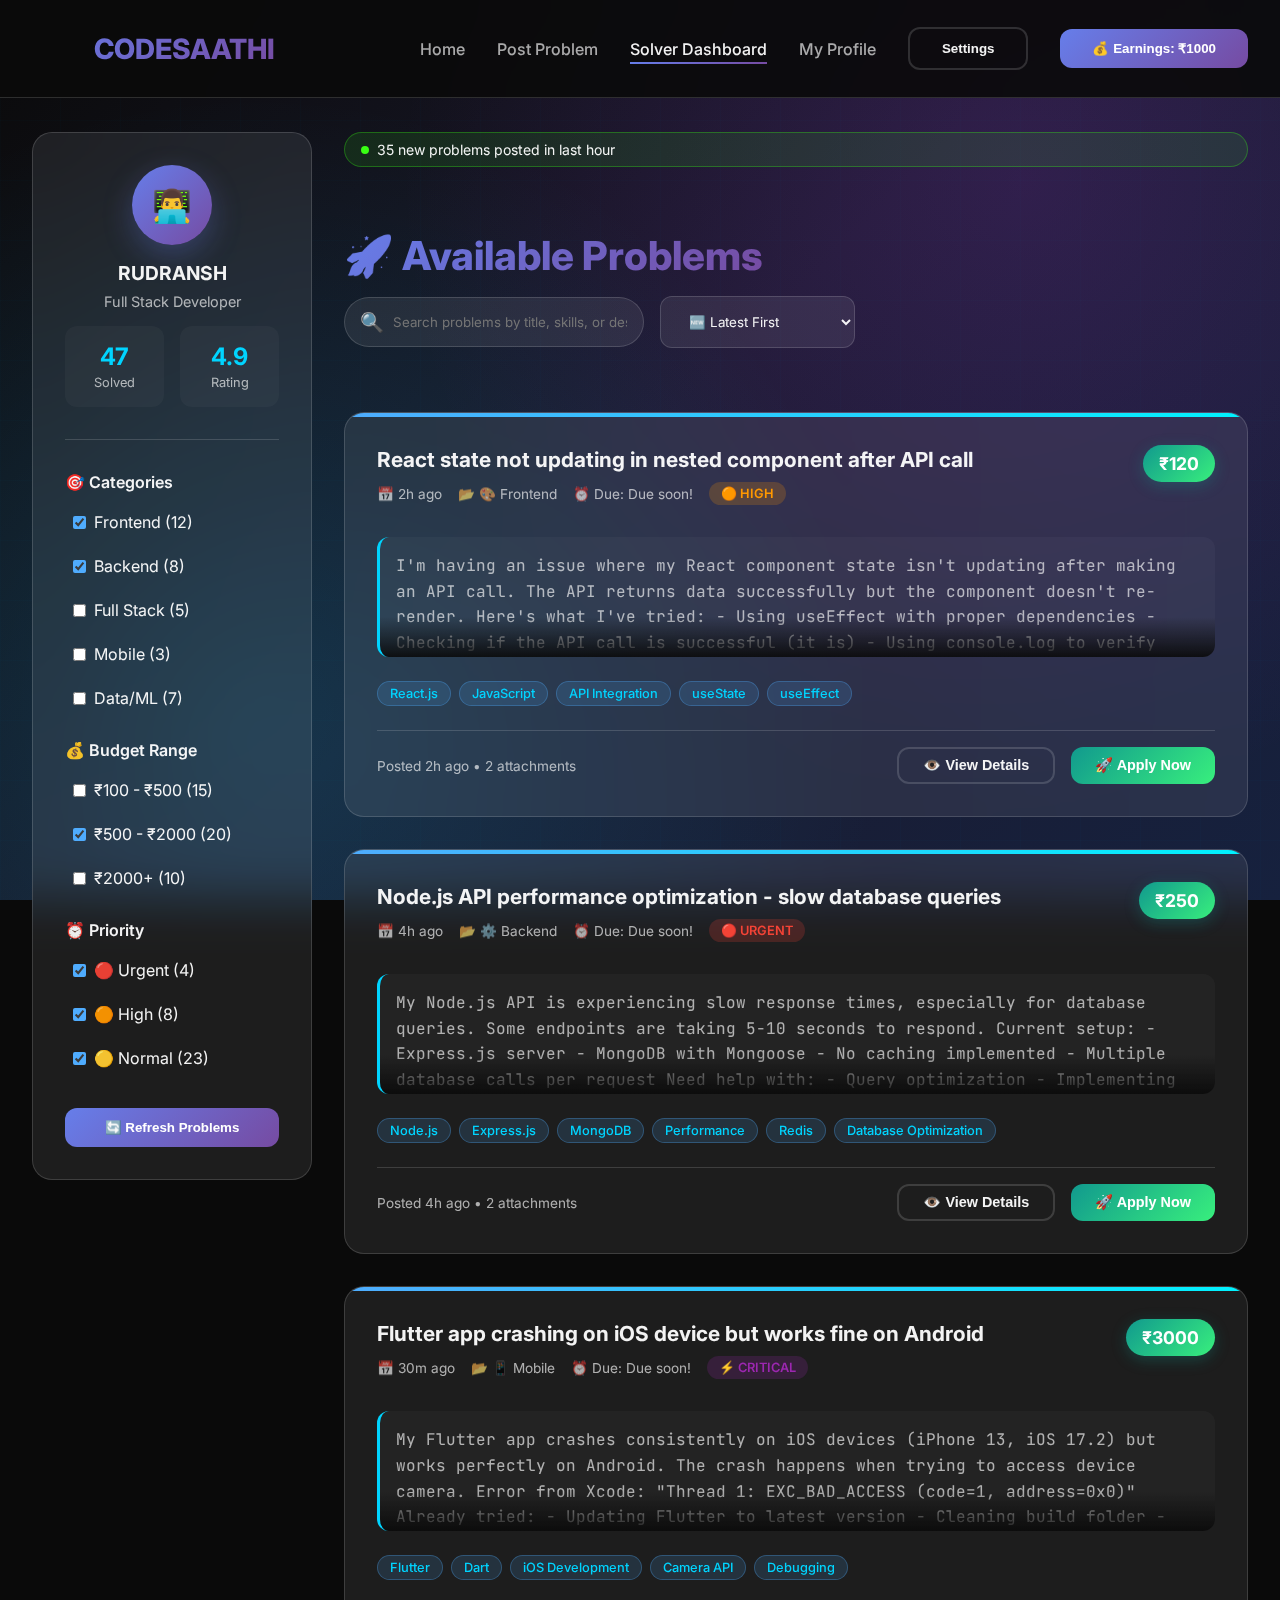
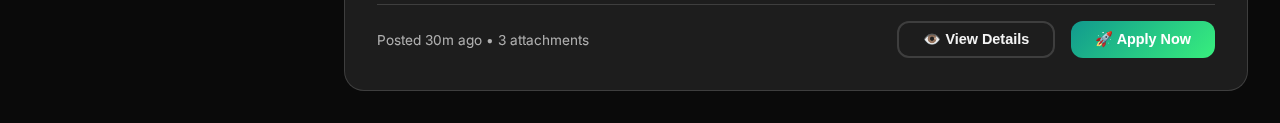
<file: solverdashboard.html>
<!DOCTYPE html>
<html lang="en">
<head>
  <meta charset="utf-8" />
  <meta name="viewport" content="width=device-width,initial-scale=1" />
  <title>CODE SAATHI — Solver Dashboard</title>
  <link rel="preconnect" href="https://fonts.googleapis.com">
  <link rel="preconnect" href="https://fonts.gstatic.com" crossorigin>
  <link href="https://fonts.googleapis.com/css2?family=Inter:wght@300;400;500;600;700;800&family=JetBrains+Mono:wght@400;500;600&display=swap" rel="stylesheet">
  <style>
    * {
      margin: 0;
      padding: 0;
      box-sizing: border-box;
    }

    :root {
      --primary: linear-gradient(135deg, #667eea 0%, #764ba2 100%);
      --secondary: linear-gradient(135deg, #f093fb 0%, #f5576c 100%);
      --accent: linear-gradient(135deg, #4facfe 0%, #00f2fe 100%);
      --success: linear-gradient(135deg, #11998e 0%, #38ef7d 100%);
      --warning: linear-gradient(135deg, #fc466b 0%, #3f5efb 100%);
      --dark: #0a0a0a;
      --dark-secondary: #1a1a2e;
      --dark-accent: #16213e;
      --glass: rgba(255, 255, 255, 0.08);
      --glass-border: rgba(255, 255, 255, 0.15);
      --text-light: rgba(255, 255, 255, 0.95);
      --text-muted: rgba(255, 255, 255, 0.65);
      --neon-blue: #00d4ff;
      --neon-purple: #b537f2;
      --neon-green: #39ff14;
    }

    body {
      font-family: 'Inter', sans-serif;
      background: var(--dark);
      color: var(--text-light);
      min-height: 100vh;
      position: relative;
      overflow-x: hidden;
    }

    /* Enhanced Background */
    body::before {
      content: '';
      position: fixed;
      top: 0;
      left: 0;
      width: 100%;
      height: 100%;
      background: 
        radial-gradient(circle at 20% 80%, rgba(0, 212, 255, 0.15) 0%, transparent 50%),
        radial-gradient(circle at 80% 20%, rgba(181, 55, 242, 0.15) 0%, transparent 50%),
        linear-gradient(135deg, var(--dark) 0%, var(--dark-secondary) 50%, var(--dark-accent) 100%);
      z-index: -3;
    }

    body::after {
      content: '';
      position: fixed;
      top: 0;
      left: 0;
      width: 100%;
      height: 100%;
      background-image: 
        linear-gradient(rgba(0, 212, 255, 0.03) 1px, transparent 1px),
        linear-gradient(90deg, rgba(0, 212, 255, 0.03) 1px, transparent 1px);
      background-size: 60px 60px;
      z-index: -2;
      opacity: 0.5;
    }

    /* Header */
    .main-header {
      position: fixed;
      top: 0;
      left: 0;
      right: 0;
      z-index: 1000;
      padding: 1.5rem 2rem;
      background: rgba(10, 10, 10, 0.9);
      backdrop-filter: blur(25px);
      border-bottom: 1px solid var(--glass-border);
    }

    .header-content {
      display: flex;
      align-items: center;
      justify-content: space-between;
      max-width: 1400px;
      margin: 0 auto;
    }

    .brand {
      display: flex;
      align-items: center;
      gap: 0.75rem;
      font-size: 1.75rem;
      font-weight: 800;
      background: var(--primary);
      background-clip: text;
      -webkit-background-clip: text;
      -webkit-text-fill-color: transparent;
    }

    .logo-mark {
      font-size: 2.5rem;
      filter: drop-shadow(0 0 15px rgba(102, 126, 234, 0.6));
    }

    .nav-links {
      display: flex;
      align-items: center;
      gap: 2rem;
    }

    .nav-links a {
      color: var(--text-muted);
      text-decoration: none;
      font-weight: 500;
      transition: all 0.3s ease;
      position: relative;
    }

    .nav-links a:hover,
    .nav-links a.active {
      color: var(--text-light);
    }

    .nav-links a::after {
      content: '';
      position: absolute;
      bottom: -5px;
      left: 0;
      width: 0;
      height: 2px;
      background: var(--primary);
      transition: width 0.3s ease;
    }

    .nav-links a:hover::after,
    .nav-links a.active::after {
      width: 100%;
    }

    .btn {
      padding: 0.75rem 2rem;
      border: none;
      border-radius: 12px;
      font-weight: 600;
      cursor: pointer;
      transition: all 0.3s ease;
      text-decoration: none;
      display: inline-block;
      position: relative;
      overflow: hidden;
    }

    .btn.primary {
      background: var(--primary);
      color: white;
    }

    .btn.primary:hover {
      transform: translateY(-2px);
      box-shadow: 0 15px 35px rgba(102, 126, 234, 0.4);
    }

    .btn-outline {
      background: transparent;
      border: 2px solid var(--glass-border);
      color: var(--text-light);
    }

    .btn-outline:hover {
      background: var(--glass);
      transform: translateY(-2px);
    }

    /* Main Layout */
    .main-container {
      margin-top: 100px;
      display: grid;
      grid-template-columns: 280px 1fr;
      gap: 2rem;
      max-width: 1400px;
      margin-left: auto;
      margin-right: auto;
      padding: 2rem;
      min-height: calc(100vh - 100px);
    }

    /* Sidebar */
    .sidebar {
      background: var(--glass);
      backdrop-filter: blur(25px);
      border: 1px solid var(--glass-border);
      border-radius: 20px;
      padding: 2rem;
      height: fit-content;
      position: sticky;
      top: 120px;
    }

    .profile-section {
      text-align: center;
      margin-bottom: 2rem;
      padding-bottom: 2rem;
      border-bottom: 1px solid var(--glass-border);
    }

    .profile-avatar {
      width: 80px;
      height: 80px;
      background: var(--primary);
      border-radius: 50%;
      display: flex;
      align-items: center;
      justify-content: center;
      font-size: 2rem;
      margin: 0 auto 1rem;
      box-shadow: 0 10px 30px rgba(102, 126, 234, 0.3);
    }

    .profile-name {
      font-weight: 700;
      font-size: 1.2rem;
      margin-bottom: 0.5rem;
    }

    .profile-title {
      color: var(--text-muted);
      font-size: 0.9rem;
      margin-bottom: 1rem;
    }

    .profile-stats {
      display: grid;
      grid-template-columns: 1fr 1fr;
      gap: 1rem;
      margin-top: 1rem;
    }

    .stat-card {
      text-align: center;
      padding: 1rem;
      background: rgba(255, 255, 255, 0.03);
      border-radius: 12px;
    }

    .stat-number {
      display: block;
      font-size: 1.5rem;
      font-weight: 700;
      color: var(--neon-blue);
    }

    .stat-label {
      font-size: 0.8rem;
      color: var(--text-muted);
    }

    .filters {
      margin-bottom: 2rem;
    }

    .filter-group {
      margin-bottom: 1.5rem;
    }

    .filter-title {
      font-weight: 600;
      margin-bottom: 0.75rem;
      color: var(--text-light);
    }

    .filter-options {
      display: flex;
      flex-direction: column;
      gap: 0.5rem;
    }

    .filter-option {
      display: flex;
      align-items: center;
      gap: 0.5rem;
      cursor: pointer;
      padding: 0.5rem;
      border-radius: 8px;
      transition: background 0.2s;
    }

    .filter-option:hover {
      background: rgba(255, 255, 255, 0.05);
    }

    .filter-option input[type="checkbox"] {
      accent-color: #4facfe;
    }

    /* Main Content */
    .main-content {
      display: flex;
      flex-direction: column;
      gap: 2rem;
    }

    .dashboard-header {
      display: flex;
      justify-content: between;
      align-items: center;
      flex-wrap: wrap;
      gap: 1rem;
      margin-bottom: 2rem;
    }

    .page-title {
      font-size: 2.5rem;
      font-weight: 800;
      background: var(--primary);
      background-clip: text;
      -webkit-background-clip: text;
      -webkit-text-fill-color: transparent;
    }

    .dashboard-actions {
      display: flex;
      align-items: center;
      gap: 1rem;
    }

    .search-bar {
      position: relative;
      min-width: 300px;
    }

    .search-bar input {
      width: 100%;
      padding: 1rem 1rem 1rem 3rem;
      background: var(--glass);
      border: 1px solid var(--glass-border);
      border-radius: 50px;
      color: var(--text-light);
      font-family: inherit;
    }

    .search-bar::before {
      content: '🔍';
      position: absolute;
      left: 1rem;
      top: 50%;
      transform: translateY(-50%);
      font-size: 1.2rem;
    }

    .sort-dropdown {
      padding: 1rem 1.5rem;
      background: var(--glass);
      border: 1px solid var(--glass-border);
      border-radius: 12px;
      color: var(--text-light);
      font-family: inherit;
      cursor: pointer;
    }

    /* Problem Cards */
    .problems-grid {
      display: grid;
      gap: 2rem;
    }

    .problem-card {
      background: var(--glass);
      backdrop-filter: blur(25px);
      border: 1px solid var(--glass-border);
      border-radius: 20px;
      padding: 2rem;
      transition: all 0.3s ease;
      position: relative;
      overflow: hidden;
    }

    .problem-card::before {
      content: '';
      position: absolute;
      top: 0;
      left: 0;
      right: 0;
      height: 4px;
      background: var(--accent);
    }

    .problem-card:hover {
      transform: translateY(-5px);
      box-shadow: 0 20px 60px rgba(0, 0, 0, 0.3);
      border-color: rgba(79, 172, 254, 0.3);
    }

    .problem-header {
      display: flex;
      justify-content: space-between;
      align-items: flex-start;
      margin-bottom: 1rem;
    }

    .problem-title {
      font-size: 1.3rem;
      font-weight: 700;
      margin-bottom: 0.5rem;
      color: var(--text-light);
      line-height: 1.4;
    }

    .problem-meta {
      display: flex;
      align-items: center;
      gap: 1rem;
      margin-bottom: 1rem;
      flex-wrap: wrap;
    }

    .meta-item {
      display: flex;
      align-items: center;
      gap: 0.25rem;
      font-size: 0.85rem;
      color: var(--text-muted);
    }

    .priority-badge {
      padding: 0.25rem 0.75rem;
      border-radius: 15px;
      font-size: 0.8rem;
      font-weight: 600;
      text-transform: uppercase;
    }

    .priority-low { background: rgba(57, 255, 20, 0.2); color: var(--neon-green); }
    .priority-normal { background: rgba(255, 193, 7, 0.2); color: #ffd700; }
    .priority-high { background: rgba(255, 152, 0, 0.2); color: #ff9800; }
    .priority-urgent { background: rgba(244, 67, 54, 0.2); color: #f44336; }
    .priority-critical { background: rgba(156, 39, 176, 0.2); color: #9c27b0; }

    .budget-badge {
      background: var(--success);
      color: white;
      padding: 0.5rem 1rem;
      border-radius: 20px;
      font-weight: 700;
      font-size: 1.1rem;
      box-shadow: 0 4px 15px rgba(17, 153, 142, 0.3);
    }

    .problem-description {
      color: var(--text-muted);
      line-height: 1.6;
      margin-bottom: 1.5rem;
      font-family: 'JetBrains Mono', monospace;
      background: rgba(255, 255, 255, 0.03);
      padding: 1rem;
      border-radius: 12px;
      border-left: 3px solid var(--neon-blue);
      max-height: 120px;
      overflow: hidden;
      position: relative;
    }

    .problem-description::after {
      content: '';
      position: absolute;
      bottom: 0;
      left: 0;
      right: 0;
      height: 40px;
      background: linear-gradient(transparent, rgba(10, 10, 10, 0.9));
    }

    .skills-tags {
      display: flex;
      flex-wrap: wrap;
      gap: 0.5rem;
      margin-bottom: 1.5rem;
    }

    .skill-tag {
      padding: 0.25rem 0.75rem;
      background: rgba(79, 172, 254, 0.15);
      border: 1px solid rgba(79, 172, 254, 0.3);
      border-radius: 15px;
      font-size: 0.8rem;
      color: var(--neon-blue);
      font-weight: 500;
    }

    .problem-footer {
      display: flex;
      justify-content: space-between;
      align-items: center;
      margin-top: 1.5rem;
      padding-top: 1rem;
      border-top: 1px solid var(--glass-border);
    }

    .problem-actions {
      display: flex;
      gap: 1rem;
    }

    .btn-small {
      padding: 0.5rem 1.5rem;
      font-size: 0.9rem;
    }

    .btn.success {
      background: var(--success);
      color: white;
    }

    .btn.success:hover {
      transform: translateY(-2px);
      box-shadow: 0 10px 25px rgba(17, 153, 142, 0.4);
    }

    .time-posted {
      color: var(--text-muted);
      font-size: 0.85rem;
    }

    /* Empty State */
    .empty-state {
      text-align: center;
      padding: 4rem 2rem;
      color: var(--text-muted);
    }

    .empty-state-icon {
      font-size: 4rem;
      margin-bottom: 1rem;
      opacity: 0.5;
    }

    /* Live Indicators */
    .live-indicator {
      display: inline-flex;
      align-items: center;
      gap: 0.5rem;
      padding: 0.5rem 1rem;
      background: rgba(57, 255, 20, 0.1);
      border: 1px solid rgba(57, 255, 20, 0.3);
      border-radius: 20px;
      font-size: 0.875rem;
      margin-bottom: 2rem;
    }

    .live-dot {
      width: 8px;
      height: 8px;
      background: var(--neon-green);
      border-radius: 50%;
      animation: livePulse 1.5s ease-in-out infinite;
    }

    @keyframes livePulse {
      0%, 100% { opacity: 1; }
      50% { opacity: 0.5; }
    }

    /* Modal */
    .modal {
      position: fixed;
      top: 0;
      left: 0;
      width: 100%;
      height: 100%;
      background: rgba(0, 0, 0, 0.8);
      backdrop-filter: blur(10px);
      display: none;
      align-items: center;
      justify-content: center;
      z-index: 2000;
    }

    .modal.show {
      display: flex;
    }

    .modal-card {
      background: var(--glass);
      backdrop-filter: blur(25px);
      border: 1px solid var(--glass-border);
      border-radius: 24px;
      padding: 3rem;
      max-width: 800px;
      width: 90%;
      max-height: 90vh;
      overflow-y: auto;
      position: relative;
      box-shadow: 0 25px 80px rgba(0, 0, 0, 0.5);
    }

    .modal-close {
      position: absolute;
      top: 1.5rem;
      right: 1.5rem;
      background: none;
      border: none;
      color: var(--text-muted);
      font-size: 1.5rem;
      cursor: pointer;
      width: 40px;
      height: 40px;
      display: flex;
      align-items: center;
      justify-content: center;
      border-radius: 50%;
      transition: all 0.2s;
    }

    .modal-close:hover {
      background: rgba(255, 255, 255, 0.1);
      color: var(--text-light);
    }

    .problem-details {
      margin-bottom: 2rem;
    }

    .detail-section {
      margin-bottom: 2rem;
    }

    .detail-title {
      font-weight: 700;
      margin-bottom: 1rem;
      color: var(--text-light);
      font-size: 1.1rem;
    }

    .attachments-list {
      display: grid;
      gap: 0.5rem;
    }

    .attachment-item {
      display: flex;
      align-items: center;
      gap: 0.75rem;
      padding: 0.75rem;
      background: rgba(255, 255, 255, 0.03);
      border-radius: 8px;
      border: 1px solid var(--glass-border);
    }

    .proposal-form {
      background: rgba(255, 255, 255, 0.03);
      padding: 2rem;
      border-radius: 16px;
      border: 1px solid var(--glass-border);
    }

    .form-group {
      margin-bottom: 1.5rem;
    }

    .form-group label {
      display: block;
      margin-bottom: 0.5rem;
      font-weight: 600;
      color: var(--text-light);
    }

    .form-group input,
    .form-group textarea,
    .form-group select {
      width: 100%;
      padding: 1rem;
      background: rgba(255, 255, 255, 0.05);
      border: 1px solid var(--glass-border);
      border-radius: 12px;
      color: var(--text-light);
      font-family: inherit;
    }

    .form-group textarea {
      min-height: 100px;
      resize: vertical;
    }

    .form-actions {
      display: flex;
      gap: 1rem;
      margin-top: 2rem;
    }

    /* Responsive */
    @media (max-width: 1024px) {
      .main-container {
        grid-template-columns: 1fr;
        gap: 1rem;
        padding: 1rem;
      }
      
      .sidebar {
        position: static;
      }
    }

    @media (max-width: 768px) {
      .nav-links {
        display: none;
      }
      
      .dashboard-header {
        flex-direction: column;
        align-items: stretch;
      }
      
      .dashboard-actions {
        flex-direction: column;
      }
      
      .search-bar {
        min-width: auto;
      }
      
      .problem-footer {
        flex-direction: column;
        gap: 1rem;
        align-items: stretch;
      }
      
      .problem-actions {
        justify-content: center;
      }
    }

    /* Animations */
    @keyframes fadeIn {
      from { opacity: 0; transform: translateY(20px); }
      to { opacity: 1; transform: translateY(0); }
    }

    .problem-card {
      animation: fadeIn 0.5s ease-out;
    }

    .problem-card:nth-child(2) { animation-delay: 0.1s; }
    .problem-card:nth-child(3) { animation-delay: 0.2s; }
    .problem-card:nth-child(4) { animation-delay: 0.3s; }

    /* Loading State */
    .loading {
      display: flex;
      justify-content: center;
      align-items: center;
      padding: 4rem;
      color: var(--text-muted);
    }

    .spinner {
      width: 40px;
      height: 40px;
      border: 3px solid var(--glass-border);
      border-top: 3px solid var(--neon-blue);
      border-radius: 50%;
      animation: spin 1s linear infinite;
      margin-right: 1rem;
    }

    @keyframes spin {
      0% { transform: rotate(0deg); }
      100% { transform: rotate(360deg); }
    }

    /* Success Messages */
    .success-message {
      background: rgba(57, 255, 20, 0.1);
      border: 1px solid rgba(57, 255, 20, 0.3);
      color: var(--neon-green);
      padding: 1rem;
      border-radius: 12px;
      margin: 1rem 0;
      animation: successSlide 0.5s ease;
    }

    @keyframes successSlide {
      from { transform: translateX(-100%); opacity: 0; }
      to { transform: translateX(0); opacity: 1; }
    }
  </style>
</head>
<body>
  <!-- Header -->
  <header class="main-header">
    <div class="header-content">
      <div class="brand">
        <span class="logo-mark">👑</span>
        <span class="logo-text">CODESAATHI</span>
      </div>

      <nav class="nav-links">
        <a href="index.html">Home</a>
        <a href="asker.html">Post Problem</a>
        <a href="#" class="active">Solver Dashboard</a>
        <a href="#profile">My Profile</a>
        <button class="btn btn-outline">Settings</button>
        <button class="btn primary">💰 Earnings: ₹1000</button>
      </nav>
    </div>
  </header>

  <!-- Main Layout -->
  <div class="main-container">
    <!-- Sidebar -->
    <aside class="sidebar">
      <div class="profile-section">
        <div class="profile-avatar">👨‍💻</div>
        <div class="profile-name">RUDRANSH</div>
        <div class="profile-title">Full Stack Developer</div>
        <div class="profile-stats">
          <div class="stat-card">
            <span class="stat-number">47</span>
            <span class="stat-label">Solved</span>
          </div>
          <div class="stat-card">
            <span class="stat-number">4.9</span>
            <span class="stat-label">Rating</span>
          </div>
        </div>
      </div>

      <div class="filters">
        <div class="filter-group">
          <div class="filter-title">🎯 Categories</div>
          <div class="filter-options">
            <label class="filter-option">
              <input type="checkbox" id="frontend" checked>
              <span>Frontend (12)</span>
            </label>
            <label class="filter-option">
              <input type="checkbox" id="backend" checked>
              <span>Backend (8)</span>
            </label>
            <label class="filter-option">
              <input type="checkbox" id="fullstack">
              <span>Full Stack (5)</span>
            </label>
            <label class="filter-option">
              <input type="checkbox" id="mobile">
              <span>Mobile (3)</span>
            </label>
            <label class="filter-option">
              <input type="checkbox" id="data">
              <span>Data/ML (7)</span>
            </label>
          </div>
        </div>

        <div class="filter-group">
          <div class="filter-title">💰 Budget Range</div>
          <div class="filter-options">
            <label class="filter-option">
              <input type="checkbox" id="budget-low">
              <span>₹100 - ₹500 (15)</span>
            </label>
            <label class="filter-option">
              <input type="checkbox" id="budget-mid" checked>
              <span>₹500 - ₹2000 (20)</span>
            </label>
            <label class="filter-option">
              <input type="checkbox" id="budget-high">
              <span>₹2000+ (10)</span>
            </label>
          </div>
        </div>

        <div class="filter-group">
          <div class="filter-title">⏰ Priority</div>
          <div class="filter-options">
            <label class="filter-option">
              <input type="checkbox" id="urgent" checked>
              <span>🔴 Urgent (4)</span>
            </label>
            <label class="filter-option">
              <input type="checkbox" id="high" checked>
              <span>🟠 High (8)</span>
            </label>
            <label class="filter-option">
              <input type="checkbox" id="normal" checked>
              <span>🟡 Normal (23)</span>
            </label>
          </div>
        </div>
      </div>

      <button class="btn primary full" style="width: 100%;">
        🔄 Refresh Problems
      </button>
    </aside>

    <!-- Main Content -->
    <main class="main-content">
      <div class="live-indicator">
        <div class="live-dot"></div>
        35 new problems posted in last hour
      </div>

      <div class="dashboard-header">
        <h1 class="page-title">🚀 Available Problems</h1>
        <div class="dashboard-actions">
          <div class="search-bar">
            <input type="text" id="searchInput" placeholder="Search problems by title, skills, or description...">
          </div>
          <select class="sort-dropdown" id="sortSelect">
            <option value="latest">🆕 Latest First</option>
            <option value="budget-high">💰 Highest Budget</option>
            <option value="budget-low">💸 Lowest Budget</option>
            <option value="urgent">🔥 Most Urgent</option>
            <option value="deadline">⏰ Earliest Deadline</option>
          </select>
        </div>
      </div>

      <div class="problems-grid" id="problemsContainer">
        <div class="loading" id="loadingIndicator">
          <div class="spinner"></div>
          Loading problems...
        </div>
      </div>
    </main>
  </div>

  <!-- Problem Details Modal -->
  <div class="modal" id="problemModal">
    <div class="modal-card">
      <button class="modal-close" id="closeModal">×</button>
      
      <div class="problem-details" id="problemDetails">
        <!-- Problem details will be loaded here -->
      </div>

      <div class="proposal-form">
        <h3 style="margin-bottom: 1.5rem; color: var(--text-light);">💡 Submit Your Proposal</h3>
        
        <form id="proposalForm">
          <div class="form-group">
            <label for="proposalBudget">💰 Your Quote (₹)</label>
            <input type="number" id="proposalBudget" min="100" step="50" required>
          </div>
          
          <div class="form-group">
            <label for="proposalTimeline">⏰ Delivery Timeline</label>
            <select id="proposalTimeline" required>
              <option value="">Select timeline</option>
              <option value="1-day">Within 24 hours</option>
              <option value="2-days">2-3 days</option>
              <option value="1-week">Within 1 week</option>
              <option value="2-weeks">1-2 weeks</option>
              <option value="custom">Custom timeline</option>
            </select>
          </div>
          
          <div class="form-group">
            <label for="proposalMessage">📝 Your Approach & Message</label>
            <textarea id="proposalMessage" placeholder="Explain how you'll solve this problem, your experience with similar issues, and any questions you have..." required></textarea>
          </div>
          
          <div class="form-actions">
            <button type="button" class="btn btn-outline full" onclick="closeModal()">Cancel</button>
            <button type="submit" class="btn success full">🚀 Submit Proposal</button>
          </div>
        </form>
      </div>
    </div>
  </div>

  <script>
    // Sample problems data (in real app, this would come from backend)
    let allProblems = [];
    let filteredProblems = [];

    // Load problems from the asker page
    function loadProblems() {
      // Get problems from sessionStorage (posted from asker page)
      const storedProblems = JSON.parse(sessionStorage.getItem('CODESAATHIProblems') || '[]');
      
      // Sample additional problems for demonstration
      const sampleProblems = [
        {
          id: '#ABC123DEF',
          title: 'React state not updating in nested component after API call',
          description: `I'm having an issue where my React component state isn't updating after making an API call. The API returns data successfully but the component doesn't re-render.

          Here's what I've tried:
          - Using useEffect with proper dependencies
          - Checking if the API call is successful (it is)
          - Using console.log to verify data is received
          
          Expected: Component should re-render with new data
          Actual: Component shows old/initial state
          
          Environment: React 18.2.0, Node.js 16.14.0, Chrome 120`,
          category: 'frontend',
          budget: 120,
          deadline: '2025-01-10T18:00',
          urgency: 'high',
          skills: ['React.js', 'JavaScript', 'API Integration', 'useState', 'useEffect'],
          email: 'user@example.com',
          contact: 'email',
          timestamp: new Date(Date.now() - 2 * 60 * 60 * 1000).toISOString(), // 2 hours ago
          status: 'active',
          attachments: ['screenshot.png', 'component-code.js']
        },
        {
          id: '#XYZ789GHI',
          title: 'Node.js API performance optimization - slow database queries',
          description: `My Node.js API is experiencing slow response times, especially for database queries. Some endpoints are taking 5-10 seconds to respond.

          Current setup:
          - Express.js server
          - MongoDB with Mongoose
          - No caching implemented
          - Multiple database calls per request
          
          Need help with:
          - Query optimization
          - Implementing caching (Redis)
          - Database indexing
          - Code review for bottlenecks`,
          category: 'backend',
          budget: 250,
          deadline: '2025-01-15T12:00',
          urgency: 'urgent',
          skills: ['Node.js', 'Express.js', 'MongoDB', 'Performance', 'Redis', 'Database Optimization'],
          email: 'dev@company.com',
          contact: 'whatsapp',
          timestamp: new Date(Date.now() - 4 * 60 * 60 * 1000).toISOString(), // 4 hours ago
          status: 'active',
          attachments: ['server.js', 'performance-report.pdf']
        },
        {
          id: '#PQR456STU',
          title: 'Flutter app crashing on iOS device but works fine on Android',
          description: `My Flutter app crashes consistently on iOS devices (iPhone 13, iOS 17.2) but works perfectly on Android. The crash happens when trying to access device camera.

          Error from Xcode:
          "Thread 1: EXC_BAD_ACCESS (code=1, address=0x0)"
          
          Already tried:
          - Updating Flutter to latest version
          - Cleaning build folder
          - Checking camera permissions
          
          Need urgent fix as app launch is tomorrow!`,
          category: 'mobile',
          budget: 3000,
          deadline: '2025-01-09T09:00',
          urgency: 'critical',
          skills: ['Flutter', 'Dart', 'iOS Development', 'Camera API', 'Debugging'],
          email: 'mobile@startup.com',
          contact: 'telegram',
          timestamp: new Date(Date.now() - 30 * 60 * 1000).toISOString(), // 30 minutes ago
          status: 'active',
          attachments: ['crash-log.txt', 'main.dart', 'ios-config.plist']
        }
      ];

      // Combine stored problems with sample problems
      allProblems = [...storedProblems, ...sampleProblems];
      filteredProblems = [...allProblems];
      
      renderProblems();
    }

    // Render problems to the page
    function renderProblems() {
      const container = document.getElementById('problemsContainer');
      const loading = document.getElementById('loadingIndicator');
      
      if (loading) loading.style.display = 'none';
      
      if (filteredProblems.length === 0) {
        container.innerHTML = `
          <div class="empty-state">
            <div class="empty-state-icon">🔍</div>
            <h3>No problems match your filters</h3>
            <p>Try adjusting your search criteria or filters to see more problems.</p>
          </div>
        `;
        return;
      }

      container.innerHTML = filteredProblems.map(problem => `
        <div class="problem-card" data-id="${problem.id}">
          <div class="problem-header">
            <div>
              <h3 class="problem-title">${problem.title}</h3>
              <div class="problem-meta">
                <span class="meta-item">📅 ${formatTimeAgo(problem.timestamp)}</span>
                <span class="meta-item">📂 ${formatCategory(problem.category)}</span>
                <span class="meta-item">⏰ Due: ${formatDeadline(problem.deadline)}</span>
                <span class="priority-badge priority-${problem.urgency}">${formatUrgency(problem.urgency)}</span>
              </div>
            </div>
            <div class="budget-badge">₹${problem.budget}</div>
          </div>

          <div class="problem-description">
            ${problem.description}
          </div>

          <div class="skills-tags">
            ${problem.skills.map(skill => `<span class="skill-tag">${skill}</span>`).join('')}
          </div>

          <div class="problem-footer">
            <div class="time-posted">
              Posted ${formatTimeAgo(problem.timestamp)} • ${problem.attachments ? problem.attachments.length : 0} attachments
            </div>
            <div class="problem-actions">
              <button class="btn btn-outline btn-small" onclick="viewProblem('${problem.id}')">
                👁️ View Details
              </button>
              <button class="btn success btn-small" onclick="applyToProblem('${problem.id}')">
                🚀 Apply Now
              </button>
            </div>
          </div>
        </div>
      `).join('');
    }

    // Helper functions for formatting
    function formatTimeAgo(timestamp) {
      const now = new Date();
      const posted = new Date(timestamp);
      const diff = now - posted;
      const minutes = Math.floor(diff / (1000 * 60));
      const hours = Math.floor(minutes / 60);
      const days = Math.floor(hours / 24);

      if (days > 0) return `${days}d ago`;
      if (hours > 0) return `${hours}h ago`;
      if (minutes > 0) return `${minutes}m ago`;
      return 'Just now';
    }

    function formatCategory(category) {
      const categories = {
        frontend: '🎨 Frontend',
        backend: '⚙️ Backend',
        fullstack: '🔄 Full Stack',
        mobile: '📱 Mobile',
        data: '📊 Data/ML',
        devops: '🔧 DevOps',
        blockchain: '⛓️ Blockchain',
        ai: '🤖 AI/ML'
      };
      return categories[category] || category;
    }

    function formatDeadline(deadline) {
      const date = new Date(deadline);
      const now = new Date();
      const diff = date - now;
      const days = Math.floor(diff / (1000 * 60 * 60 * 24));
      const hours = Math.floor(diff / (1000 * 60 * 60));

      if (days > 0) return `${days}d left`;
      if (hours > 0) return `${hours}h left`;
      return 'Due soon!';
    }

    function formatUrgency(urgency) {
      const urgencyMap = {
        low: '🟢 Low',
        normal: '🟡 Normal',
        high: '🟠 High',
        urgent: '🔴 Urgent',
        critical: '⚡ Critical'
      };
      return urgencyMap[urgency] || urgency;
    }

    // View problem details
    function viewProblem(problemId) {
      const problem = allProblems.find(p => p.id === problemId);
      if (!problem) return;

      const detailsHtml = `
        <h2 style="margin-bottom: 1rem; color: var(--text-light);">${problem.title}</h2>
        
        <div style="display: flex; gap: 1rem; margin-bottom: 2rem; flex-wrap: wrap;">
          <span class="budget-badge">₹${problem.budget}</span>
          <span class="priority-badge priority-${problem.urgency}">${formatUrgency(problem.urgency)}</span>
          <span class="meta-item">📅 ${formatTimeAgo(problem.timestamp)}</span>
          <span class="meta-item">⏰ Due: ${formatDeadline(problem.deadline)}</span>
        </div>

        <div class="detail-section">
          <h3 class="detail-title">📋 Problem Description</h3>
          <div style="background: rgba(255,255,255,0.03); padding: 1.5rem; border-radius: 12px; border-left: 3px solid var(--neon-blue); font-family: 'JetBrains Mono', monospace; line-height: 1.6; white-space: pre-wrap;">${problem.description}</div>
        </div>

        <div class="detail-section">
          <h3 class="detail-title">🛠️ Required Skills</h3>
          <div class="skills-tags">
            ${problem.skills.map(skill => `<span class="skill-tag">${skill}</span>`).join('')}
          </div>
        </div>

        ${problem.attachments && problem.attachments.length > 0 ? `
          <div class="detail-section">
            <h3 class="detail-title">📎 Attachments</h3>
            <div class="attachments-list">
              ${problem.attachments.map(file => `
                <div class="attachment-item">
                  <span>📄 ${file}</span>
                  <button class="btn btn-outline btn-small">Download</button>
                </div>
              `).join('')}
            </div>
          </div>
        ` : ''}

        <div class="detail-section">
          <h3 class="detail-title">📞 Contact Information</h3>
          <p style="color: var(--text-muted);">
            📧 Preferred contact: ${problem.contact}<br>
            📮 Email: ${problem.email.substring(0, 3)}***@${problem.email.split('@')[1]}
          </p>
        </div>
      `;

      document.getElementById('problemDetails').innerHTML = detailsHtml;
      document.getElementById('problemModal').classList.add('show');
      
      // Set suggested budget (80-120% of original)
      const suggestedBudget = Math.round(problem.budget * (0.8 + Math.random() * 0.4));
      document.getElementById('proposalBudget').value = suggestedBudget;
    }

    // Apply to problem
    function applyToProblem(problemId) {
      viewProblem(problemId);
      // Scroll to proposal form
      setTimeout(() => {
        document.querySelector('.proposal-form').scrollIntoView({ behavior: 'smooth', block: 'nearest' });
      }, 100);
    }

    // Close modal
    function closeModal() {
      document.getElementById('problemModal').classList.remove('show');
    }

    // Submit proposal
    function submitProposal(e) {
      e.preventDefault();
      
      const budget = document.getElementById('proposalBudget').value;
      const timeline = document.getElementById('proposalTimeline').value;
      const message = document.getElementById('proposalMessage').value;
      
      if (!budget || !timeline || !message) {
        alert('Please fill in all required fields');
        return;
      }
      
      // Simulate proposal submission
      const submitBtn = e.target.querySelector('button[type="submit"]');
      submitBtn.textContent = '🔄 Submitting...';
      submitBtn.disabled = true;
      
      setTimeout(() => {
        closeModal();
        showSuccessMessage('🎉 Proposal submitted successfully! The client will be notified and will review your application.');
        
        // Reset form
        document.getElementById('proposalForm').reset();
        submitBtn.textContent = '🚀 Submit Proposal';
        submitBtn.disabled = false;
      }, 2000);
    }

    // Show success message
    function showSuccessMessage(message) {
      const messageDiv = document.createElement('div');
      messageDiv.className = 'success-message';
      messageDiv.textContent = message;
      
      const container = document.querySelector('.main-content');
      container.insertBefore(messageDiv, container.firstChild);
      
      setTimeout(() => {
        messageDiv.remove();
      }, 8000);
    }

    // Search functionality
    function filterProblems() {
      const searchTerm = document.getElementById('searchInput').value.toLowerCase();
      const sortBy = document.getElementById('sortSelect').value;
      
      // Filter by search term
      let filtered = allProblems.filter(problem => {
        return problem.title.toLowerCase().includes(searchTerm) ||
               problem.description.toLowerCase().includes(searchTerm) ||
               problem.skills.some(skill => skill.toLowerCase().includes(searchTerm));
      });
      
      // Apply category filters
      const checkedCategories = [];
      ['frontend', 'backend', 'fullstack', 'mobile', 'data'].forEach(cat => {
        if (document.getElementById(cat)?.checked) {
          checkedCategories.push(cat);
        }
      });
      
      if (checkedCategories.length > 0) {
        filtered = filtered.filter(problem => checkedCategories.includes(problem.category));
      }
      
      // Apply budget filters
      const budgetFilters = [];
      if (document.getElementById('budget-low')?.checked) budgetFilters.push('low');
      if (document.getElementById('budget-mid')?.checked) budgetFilters.push('mid');
      if (document.getElementById('budget-high')?.checked) budgetFilters.push('high');
      
      if (budgetFilters.length > 0) {
        filtered = filtered.filter(problem => {
          const budget = problem.budget;
          if (budgetFilters.includes('low') && budget >= 100 && budget <= 500) return true;
          if (budgetFilters.includes('mid') && budget > 500 && budget <= 2000) return true;
          if (budgetFilters.includes('high') && budget > 2000) return true;
          return false;
        });
      }
      
      // Apply urgency filters
      const urgencyFilters = [];
      if (document.getElementById('urgent')?.checked) urgencyFilters.push('urgent', 'critical');
      if (document.getElementById('high')?.checked) urgencyFilters.push('high');
      if (document.getElementById('normal')?.checked) urgencyFilters.push('normal', 'low');
      
      if (urgencyFilters.length > 0) {
        filtered = filtered.filter(problem => urgencyFilters.includes(problem.urgency));
      }
      
      // Sort problems
      switch (sortBy) {
        case 'budget-high':
          filtered.sort((a, b) => b.budget - a.budget);
          break;
        case 'budget-low':
          filtered.sort((a, b) => a.budget - b.budget);
          break;
        case 'urgent':
          const urgencyOrder = { critical: 5, urgent: 4, high: 3, normal: 2, low: 1 };
          filtered.sort((a, b) => (urgencyOrder[b.urgency] || 0) - (urgencyOrder[a.urgency] || 0));
          break;
        case 'deadline':
          filtered.sort((a, b) => new Date(a.deadline) - new Date(b.deadline));
          break;
        default: // latest
          filtered.sort((a, b) => new Date(b.timestamp) - new Date(a.timestamp));
      }
      
      filteredProblems = filtered;
      renderProblems();
    }

    // Real-time updates simulation
    function simulateRealTimeUpdates() {
      setInterval(() => {
        // Randomly add new problems or update existing ones
        if (Math.random() > 0.7) {
          const newProblemTitles = [
            'CSS Grid layout not working in Safari browser',
            'MongoDB aggregation pipeline optimization needed',
            'React Native app not building for iOS after Xcode update',
            'Python data processing script memory leak issue',
            'Docker container not starting in production environment',
            'Vue.js component props not updating reactively'
          ];
          
          const newProblem = {
            id: '#' + Math.random().toString(36).substr(2, 9).toUpperCase(),
            title: newProblemTitles[Math.floor(Math.random() * newProblemTitles.length)],
            description: 'Detailed problem description with steps to reproduce and expected vs actual behavior...',
            category: ['frontend', 'backend', 'mobile', 'data'][Math.floor(Math.random() * 4)],
            budget: Math.floor(Math.random() * 3000) + 500,
            deadline: new Date(Date.now() + Math.random() * 7 * 24 * 60 * 60 * 1000).toISOString(),
            urgency: ['normal', 'high', 'urgent'][Math.floor(Math.random() * 3)],
            skills: ['JavaScript', 'Python', 'React', 'Node.js'][Math.floor(Math.random() * 4)],
            email: 'user@example.com',
            contact: 'email',
            timestamp: new Date().toISOString(),
            status: 'active',
            attachments: []
          };
          
          allProblems.unshift(newProblem);
          
          // Update live indicator
          const liveIndicator = document.querySelector('.live-indicator');
          if (liveIndicator) {
            const currentCount = parseInt(liveIndicator.textContent.match(/\d+/)[0]) + 1;
            liveIndicator.innerHTML = `
              <div class="live-dot"></div>
              ${currentCount} new problems posted in last hour
            `;
          }
          
          filterProblems(); // Re-render with filters applied
        }
      }, 30000); // Every 30 seconds
    }

    // Auto-refresh problems
    function refreshProblems() {
      const container = document.getElementById('problemsContainer');
      container.innerHTML = '<div class="loading"><div class="spinner"></div>Refreshing problems...</div>';
      
      setTimeout(() => {
        loadProblems();
        showSuccessMessage('🔄 Problems refreshed! ' + allProblems.length + ' problems loaded.');
      }, 1500);
    }

    // Notification system
    function showNotification(message, type = 'info') {
      const notification = document.createElement('div');
      notification.className = `notification notification-${type}`;
      notification.innerHTML = `
        <span>${message}</span>
        <button onclick="this.parentElement.remove()">×</button>
      `;
      
      // Add notification styles
      notification.style.cssText = `
        position: fixed;
        top: 120px;
        right: 2rem;
        background: var(--glass);
        backdrop-filter: blur(25px);
        border: 1px solid var(--glass-border);
        border-radius: 12px;
        padding: 1rem 1.5rem;
        color: var(--text-light);
        z-index: 1500;
        animation: slideInRight 0.3s ease;
        max-width: 400px;
        box-shadow: 0 10px 30px rgba(0,0,0,0.3);
      `;
      
      document.body.appendChild(notification);
      
      // Auto remove after 5 seconds
      setTimeout(() => {
        if (notification.parentElement) {
          notification.remove();
        }
      }, 5000);
    }

    // Keyboard shortcuts
    function setupKeyboardShortcuts() {
      document.addEventListener('keydown', (e) => {
        // Ctrl/Cmd + K to focus search
        if ((e.ctrlKey || e.metaKey) && e.key === 'k') {
          e.preventDefault();
          document.getElementById('searchInput').focus();
        }
        
        // Escape to close modal
        if (e.key === 'Escape') {
          closeModal();
        }
        
        // Ctrl/Cmd + R to refresh problems
        if ((e.ctrlKey || e.metaKey) && e.key === 'r') {
          e.preventDefault();
          refreshProblems();
        }
      });
    }

    // Initialize everything
    document.addEventListener('DOMContentLoaded', function() {
      loadProblems();
      setupKeyboardShortcuts();
      simulateRealTimeUpdates();
      
      // Search input event listener
      document.getElementById('searchInput').addEventListener('input', filterProblems);
      document.getElementById('sortSelect').addEventListener('change', filterProblems);
      
      // Filter checkboxes event listeners
      const filterCheckboxes = document.querySelectorAll('.filter-option input[type="checkbox"]');
      filterCheckboxes.forEach(checkbox => {
        checkbox.addEventListener('change', filterProblems);
      });
      
      // Proposal form submission
      document.getElementById('proposalForm').addEventListener('submit', submitProposal);
      
      // Modal close events
      document.getElementById('closeModal').addEventListener('click', closeModal);
      
      // Close modal when clicking outside
      document.getElementById('problemModal').addEventListener('click', (e) => {
        if (e.target.id === 'problemModal') {
          closeModal();
        }
      });
      
      // Refresh button
      document.querySelector('.sidebar .btn.primary').addEventListener('click', refreshProblems);
      
      // Show welcome notification
      setTimeout(() => {
        showNotification('👋 Welcome back! You have 3 new messages and 12 new problems to explore.', 'info');
      }, 1000);
      
      // Performance monitoring
      const observer = new PerformanceObserver((list) => {
        for (const entry of list.getEntries()) {
          if (entry.entryType === 'navigation') {
            console.log('Page load time:', entry.loadEventEnd - entry.loadEventStart, 'ms');
          }
        }
      });
      observer.observe({ entryTypes: ['navigation'] });
    });

    // Global functions
    window.viewProblem = viewProblem;
    window.applyToProblem = applyToProblem;
    window.closeModal = closeModal;
    
    // Service worker for offline support
    if ('serviceWorker' in navigator) {
      window.addEventListener('load', () => {
        navigator.serviceWorker.register('/solver-sw.js')
          .then(registration => {
            console.log('Solver SW registered:', registration.scope);
          })
          .catch(error => {
            console.log('Solver SW registration failed:', error);
          });
      });
    }

    // Analytics tracking
    function trackAction(action, data = {}) {
      console.log('📊 Solver Analytics:', action, data);
      // In real app, send to analytics service
    }

    // Track user interactions
    document.addEventListener('click', (e) => {
      if (e.target.matches('.btn.success')) {
        trackAction('proposal_started', { problemId: e.target.closest('.problem-card')?.dataset.id });
      }
      if (e.target.matches('.btn-outline')) {
        trackAction('problem_viewed', { problemId: e.target.closest('.problem-card')?.dataset.id });
      }
    });

    // Auto-save search preferences
    function saveUserPreferences() {
      const preferences = {
        searchTerm: document.getElementById('searchInput').value,
        sortBy: document.getElementById('sortSelect').value,
        filters: {
          categories: Array.from(document.querySelectorAll('.filter-option input[type="checkbox"]:checked')).map(cb => cb.id),
        }
      };
      
      localStorage.setItem('solverPreferences', JSON.stringify(preferences));
    }

    // Load user preferences
    function loadUserPreferences() {
      const saved = localStorage.getItem('solverPreferences');
      if (saved) {
        const preferences = JSON.parse(saved);
        
        if (preferences.searchTerm) {
          document.getElementById('searchInput').value = preferences.searchTerm;
        }
        if (preferences.sortBy) {
          document.getElementById('sortSelect').value = preferences.sortBy;
        }
        if (preferences.filters?.categories) {
          preferences.filters.categories.forEach(filterId => {
            const checkbox = document.getElementById(filterId);
            if (checkbox) checkbox.checked = true;
          });
        }
      }
    }

    // Save preferences when user makes changes
    document.addEventListener('DOMContentLoaded', () => {
      loadUserPreferences();
      
      // Save preferences on input changes
      document.getElementById('searchInput').addEventListener('input', saveUserPreferences);
      document.getElementById('sortSelect').addEventListener('change', saveUserPreferences);
      
      document.querySelectorAll('.filter-option input[type="checkbox"]').forEach(checkbox => {
        checkbox.addEventListener('change', saveUserPreferences);
      });
    });
  </script>

  <!-- Add some additional CSS for animations -->
  <style>
    @keyframes slideInRight {
      from {
        transform: translateX(100%);
        opacity: 0;
      }
      to {
        transform: translateX(0);
        opacity: 1;
      }
    }

    .notification {
      display: flex;
      justify-content: space-between;
      align-items: center;
    }

    .notification button {
      background: none;
      border: none;
      color: var(--text-muted);
      cursor: pointer;
      font-size: 1.2rem;
      padding: 0;
      margin-left: 1rem;
    }

    .notification button:hover {
      color: var(--text-light);
    }

    /* Enhanced hover effects */
    .problem-card {
      transition: all 0.3s cubic-bezier(0.4, 0, 0.2, 1);
    }

    .problem-card:hover .problem-title {
      color: var(--neon-blue);
    }

    /* Smooth scrolling */
    html {
      scroll-behavior: smooth;
    }

    /* Focus styles for accessibility */
    .btn:focus,
    input:focus,
    textarea:focus,
    select:focus {
      outline: 2px solid var(--neon-blue);
      outline-offset: 2px;
    }

    /* Loading animation improvements */
    @keyframes fadeInUp {
      from {
        opacity: 0;
        transform: translateY(30px);
      }
      to {
        opacity: 1;
        transform: translateY(0);
      }
    }

    .problem-card {
      animation: fadeInUp 0.6s ease-out;
      animation-fill-mode: both;
    }
  </style>
</body>
</html>
</file>
